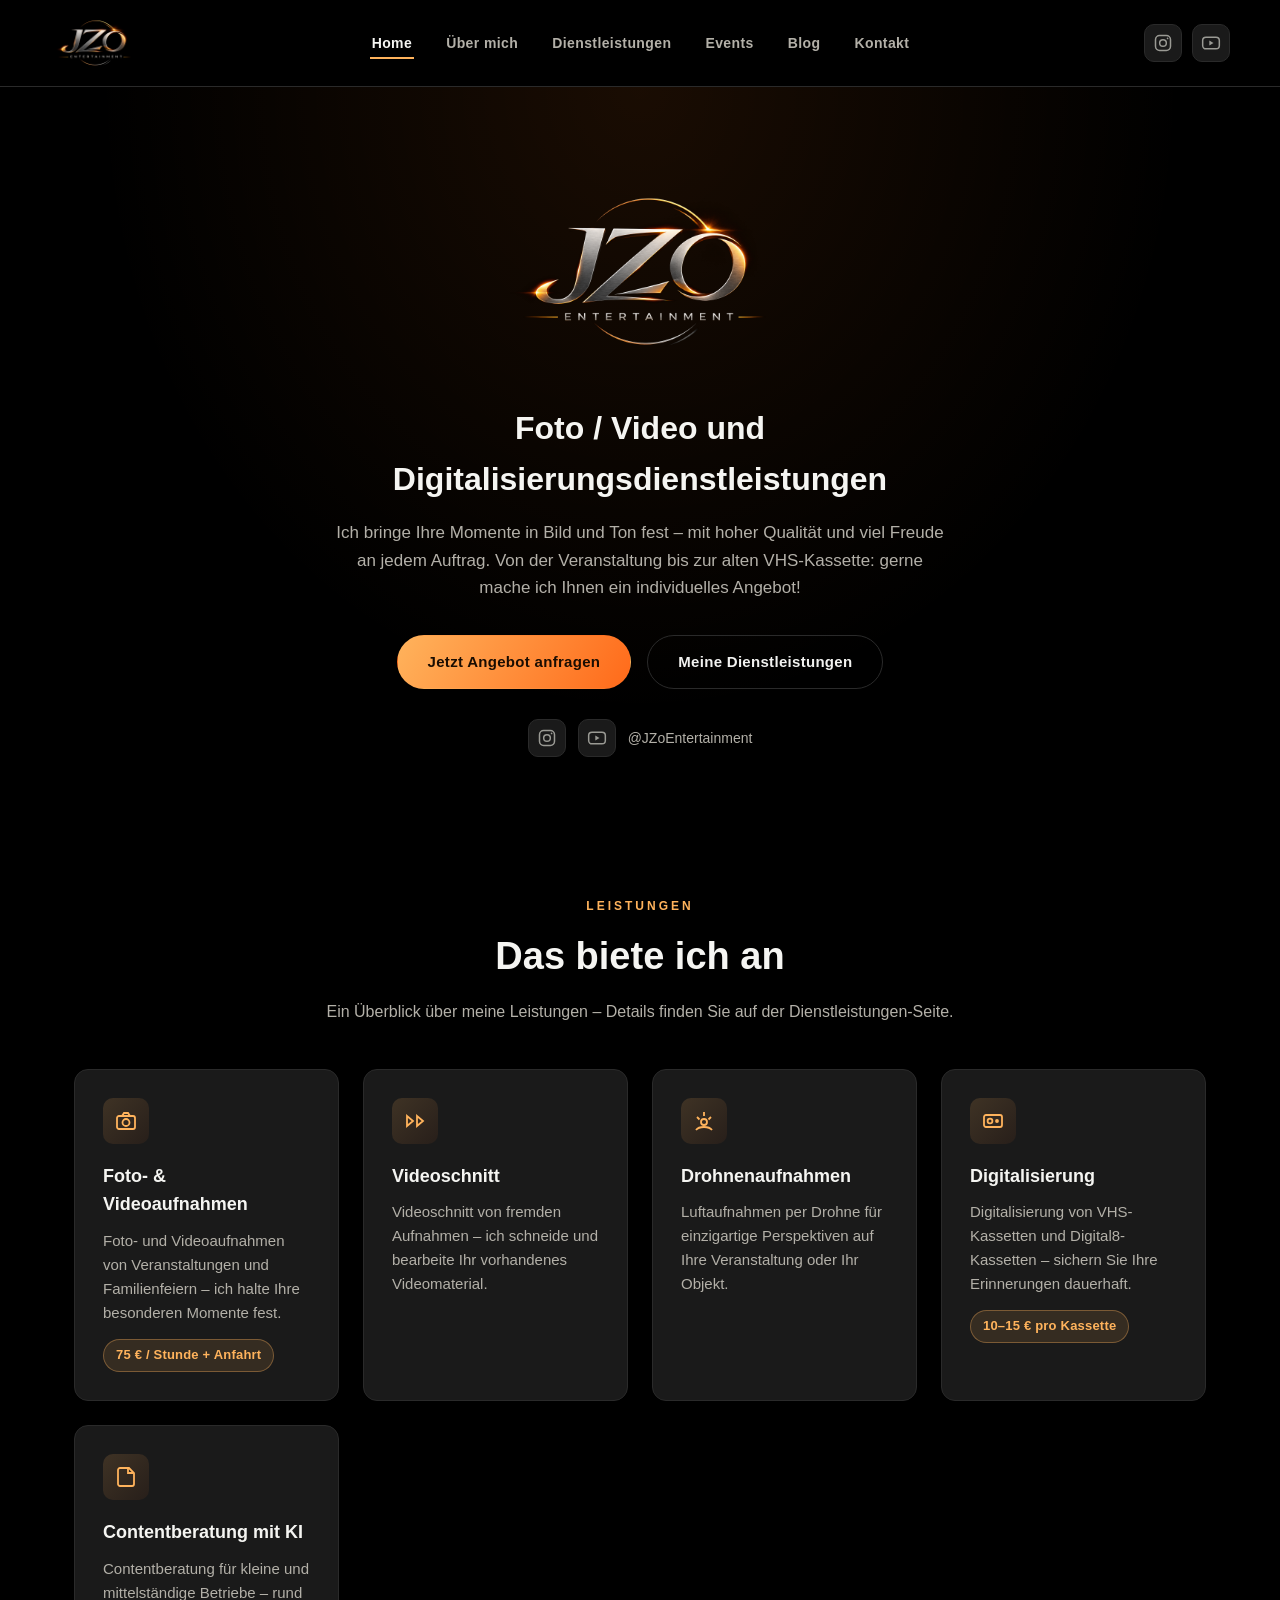
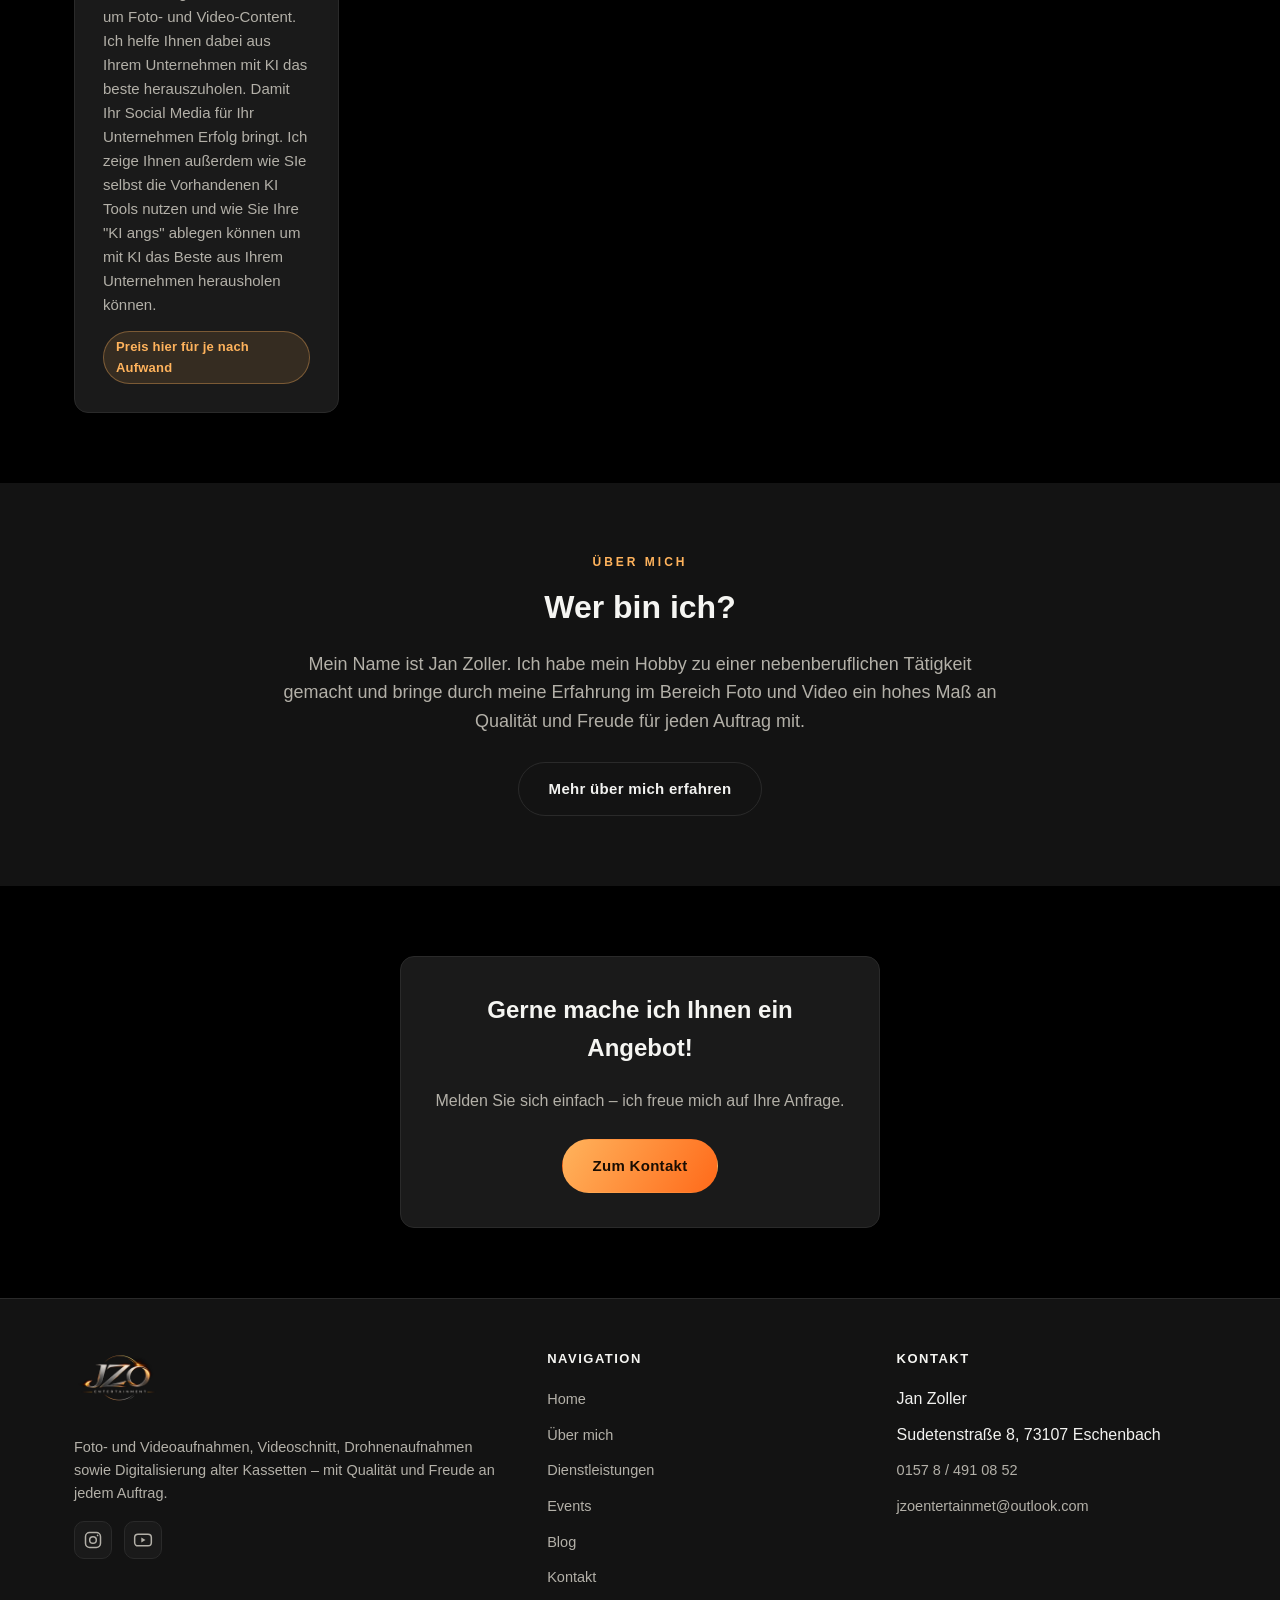
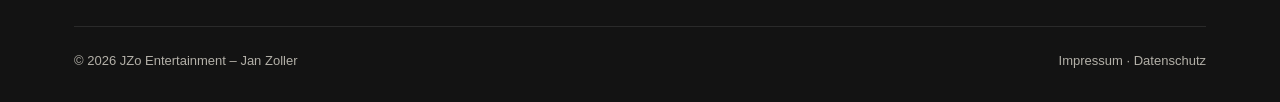
<file: index.html>
<!DOCTYPE html>
<html lang="de">
<head>
<meta charset="UTF-8">
<meta name="viewport" content="width=device-width, initial-scale=1.0">
<title>JZo Entertainment | Foto, Video &amp; Digitalisierung</title>
<meta name="description" content="JZo Entertainment - Jan Zoller aus Eschenbach: Foto- und Videoaufnahmen, Videoschnitt, Drohnenaufnahmen und Digitalisierung von VHS- und Digital8-Kassetten.">
<meta property="og:type" content="website">
<meta property="og:title" content="JZo Entertainment | Foto, Video & Digitalisierung">
<meta property="og:description" content="JZo Entertainment - Jan Zoller aus Eschenbach: Foto- und Videoaufnahmen, Videoschnitt, Drohnenaufnahmen und Digitalisierung von VHS- und Digital8-Kassetten.">
<meta property="og:image" content="https://eschenbach1234567-hub.github.io/JZoEntertainment-/assets/img/og-image.png">
<meta property="og:image:width" content="1200">
<meta property="og:image:height" content="630">
<meta property="og:site_name" content="JZo Entertainment">
<meta property="og:url" content="https://eschenbach1234567-hub.github.io/JZoEntertainment-/">
<meta property="og:locale" content="de_DE">
<meta name="twitter:card" content="summary_large_image">
<link rel="canonical" href="https://eschenbach1234567-hub.github.io/JZoEntertainment-/">
<link rel="icon" href="assets/img/favicon.png" type="image/png">
<link rel="manifest" href="site.webmanifest">
<link rel="apple-touch-icon" href="assets/img/icon-180.png">
<meta name="apple-mobile-web-app-capable" content="yes">
<meta name="apple-mobile-web-app-status-bar-style" content="black-translucent">
<meta name="apple-mobile-web-app-title" content="JZo Entertainment">
<meta name="theme-color" content="#000000">
<link rel="stylesheet" href="assets/css/style.css">
</head>
<body>

<header class="site-header">
  <div class="wrap nav-row">
    <a href="index.html" class="brand">
      <img src="assets/img/logo-transparent.png" alt="JZo Entertainment" class="brand-logo">
    </a>
    <nav class="main-nav">
      <ul>
        <li><a href="index.html" class="active">Home</a></li>
        <li><a href="ueber-mich.html">Über mich</a></li>
        <li><a href="dienstleistungen.html">Dienstleistungen</a></li>
        <li><a href="events.html">Events</a></li>
        <li><a href="blog.html">Blog</a></li>
        <li><a href="kontakt.html">Kontakt</a></li>
      </ul>
    </nav>
    <div style="display:flex;align-items:center;gap:14px;">
      <div class="header-social">
        <a class="social-icon" data-c="ig-href" href="https://www.instagram.com/jzoentertainment/" target="_blank" rel="noopener" aria-label="Instagram">
          <svg viewBox="0 0 24 24" fill="none" stroke="currentColor" stroke-width="1.8"><rect x="3" y="3" width="18" height="18" rx="5"/><circle cx="12" cy="12" r="4"/><circle cx="17.5" cy="6.5" r="1" fill="currentColor" stroke="none"/></svg>
        </a>
        <a class="social-icon" data-c="yt-href" href="https://www.youtube.com/@JZoEntertainment" target="_blank" rel="noopener" aria-label="YouTube">
          <svg viewBox="0 0 24 24" fill="none" stroke="currentColor" stroke-width="1.8"><rect x="2" y="5" width="20" height="14" rx="4"/><path d="M10 9l5 3-5 3V9z" fill="currentColor" stroke="none"/></svg>
        </a>
      </div>
      <button class="nav-toggle" aria-label="Menü öffnen">&#9776;</button>
    </div>
  </div>
</header>

<section class="hero">
  <div class="wrap">
    <div class="brand" style="justify-content:center;align-items:center;margin:0 auto 10px;">
      <img src="assets/img/logo-transparent.png" alt="JZo Entertainment" class="brand-logo large">
    </div>
    <p class="hero-tagline" id="hero-tagline">Foto / Video und Digitalisierungsdienstleistungen</p>
    <p class="hero-text" id="hero-text">
      Ich bringe Ihre Momente in Bild und Ton fest &ndash; mit hoher Qualität und
      viel Freude an jedem Auftrag. Von der Veranstaltung bis zur alten VHS-Kassette:
      gerne mache ich Ihnen ein individuelles Angebot!
    </p>
    <div style="display:flex;gap:16px;justify-content:center;flex-wrap:wrap;">
      <a href="kontakt.html" class="btn btn-primary">Jetzt Angebot anfragen</a>
      <a href="dienstleistungen.html" class="btn btn-outline">Meine Dienstleistungen</a>
    </div>
    <div class="social-row">
      <a class="social-icon" data-c="ig-href" href="https://www.instagram.com/jzoentertainment/" target="_blank" rel="noopener" aria-label="Instagram">
        <svg viewBox="0 0 24 24" fill="none" stroke="currentColor" stroke-width="1.8"><rect x="3" y="3" width="18" height="18" rx="5"/><circle cx="12" cy="12" r="4"/><circle cx="17.5" cy="6.5" r="1" fill="currentColor" stroke="none"/></svg>
      </a>
      <a class="social-icon" data-c="yt-href" href="https://www.youtube.com/@JZoEntertainment" target="_blank" rel="noopener" aria-label="YouTube">
        <svg viewBox="0 0 24 24" fill="none" stroke="currentColor" stroke-width="1.8"><rect x="2" y="5" width="20" height="14" rx="4"/><path d="M10 9l5 3-5 3V9z" fill="currentColor" stroke="none"/></svg>
      </a>
      <span data-c="ig-handle" style="color:var(--text-muted);font-size:14px;">@JZoEntertainment</span>
    </div>
  </div>
</section>

<section class="section">
  <div class="wrap">
    <div class="section-head">
      <span class="eyebrow">Leistungen</span>
      <h2>Das biete ich an</h2>
      <p id="services-intro">Ein Überblick über meine Leistungen &ndash; Details finden Sie auf der Dienstleistungen-Seite.</p>
    </div>
    <div id="services-list" class="grid"></div>
  </div>
</section>

<section class="section section-soft">
  <div class="wrap" style="text-align:center;">
    <span class="eyebrow">Über mich</span>
    <h2 id="about-heading" style="color:var(--silver-1);font-size:clamp(24px,3.5vw,32px);margin:0 0 16px;">Wer bin ich?</h2>
    <p class="lead" id="about-text" style="margin:0 auto 26px;">
      Mein Name ist Jan Zoller. Ich habe mein Hobby zu einer nebenberuflichen
      Tätigkeit gemacht und bringe durch meine Erfahrung im Bereich Foto und
      Video ein hohes Maß an Qualität und Freude für jeden Auftrag mit.
    </p>
    <a href="ueber-mich.html" class="btn btn-outline">Mehr über mich erfahren</a>
  </div>
</section>

<section class="section">
  <div class="wrap contact-box" style="text-align:center;">
    <h2 id="contact-heading" style="margin-top:0;color:var(--silver-1);">Gerne mache ich Ihnen ein Angebot!</h2>
    <p id="contact-text" style="color:var(--text-muted);">Melden Sie sich einfach &ndash; ich freue mich auf Ihre Anfrage.</p>
    <a href="kontakt.html" class="btn btn-primary" style="margin-top:10px;">Zum Kontakt</a>
  </div>
</section>

<footer class="site-footer">
  <div class="wrap">
    <div class="footer-grid">
      <div>
        <div class="brand" style="margin-bottom:14px;">
          <img src="assets/img/logo-transparent.png" alt="JZo Entertainment" class="brand-logo">
        </div>
        <p>Foto- und Videoaufnahmen, Videoschnitt, Drohnenaufnahmen sowie Digitalisierung alter Kassetten &ndash; mit Qualität und Freude an jedem Auftrag.</p>
        <div class="social-row" style="margin-top:16px;">
          <a class="social-icon" data-c="ig-href" href="https://www.instagram.com/jzoentertainment/" target="_blank" rel="noopener" aria-label="Instagram">
            <svg viewBox="0 0 24 24" fill="none" stroke="currentColor" stroke-width="1.8"><rect x="3" y="3" width="18" height="18" rx="5"/><circle cx="12" cy="12" r="4"/><circle cx="17.5" cy="6.5" r="1" fill="currentColor" stroke="none"/></svg>
          </a>
          <a class="social-icon" data-c="yt-href" href="https://www.youtube.com/@JZoEntertainment" target="_blank" rel="noopener" aria-label="YouTube">
            <svg viewBox="0 0 24 24" fill="none" stroke="currentColor" stroke-width="1.8"><rect x="2" y="5" width="20" height="14" rx="4"/><path d="M10 9l5 3-5 3V9z" fill="currentColor" stroke="none"/></svg>
          </a>
        </div>
      </div>
      <div>
        <h4>Navigation</h4>
        <ul>
          <li><a href="index.html">Home</a></li>
          <li><a href="ueber-mich.html">Über mich</a></li>
          <li><a href="dienstleistungen.html">Dienstleistungen</a></li>
          <li><a href="events.html">Events</a></li>
          <li><a href="blog.html">Blog</a></li>
          <li><a href="kontakt.html">Kontakt</a></li>
        </ul>
      </div>
      <div>
        <h4>Kontakt</h4>
        <ul>
          <li data-c="name-text">Jan Zoller</li>
          <li data-c="address-text">Sudetenstraße 8, 73107 Eschenbach</li>
          <li><a data-c="phone-href" href="tel:+4915784910852">0157 8 / 491 08 52</a></li>
          <li><a data-c="email-href" href="mailto:jzoentertainmet@outlook.com">jzoentertainmet@outlook.com</a></li>
        </ul>
      </div>
    </div>
    <div class="footer-bottom">
      <span>&copy; 2026 JZo Entertainment &ndash; Jan Zoller</span>
      <span><a href="impressum.html">Impressum</a> &middot; <a href="datenschutz.html">Datenschutz</a></span>
    </div>
  </div>
</footer>

<script src="assets/js/main.js"></script>

<!-- Faengt Einladungs-/Passwort-Links vom Admin-Bereich ab und zeigt das Passwort-Fenster direkt hier -->
<script src="https://identity.netlify.com/v1/netlify-identity-widget.js"></script>
<script>
  if (window.netlifyIdentity) {
    window.netlifyIdentity.on("init", function (user) {
      if (!user) {
        window.netlifyIdentity.on("login", function () {
          document.location.href = "/admin/";
        });
      }
    });
  }
</script>
</body>
</html>
</file>
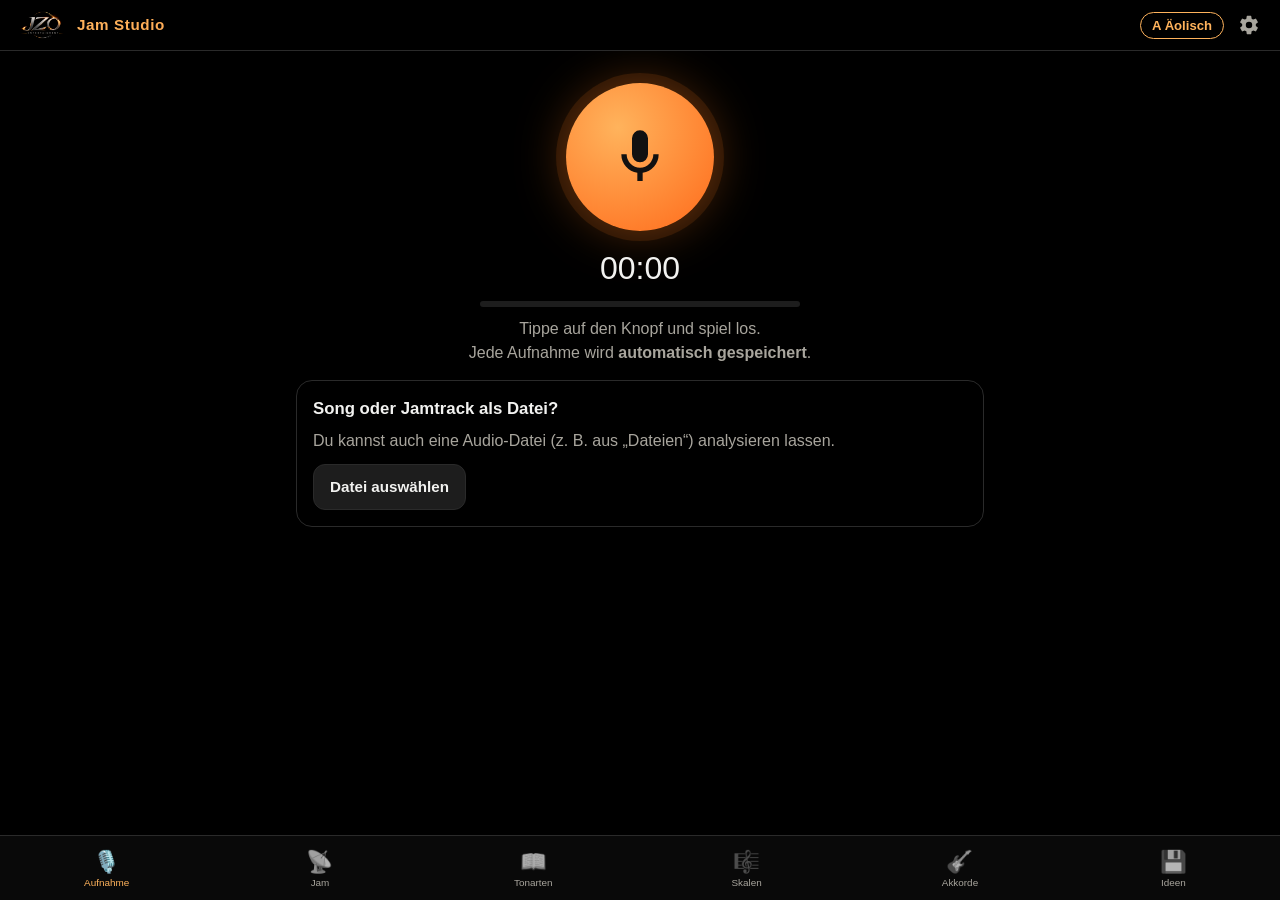
<file: app/index.html>
<!DOCTYPE html>
<html lang="de">
<head>
<meta charset="UTF-8">
<meta name="viewport" content="width=device-width, initial-scale=1.0, viewport-fit=cover">
<title>JZo Jam Studio</title>
<meta name="description" content="Aufnehmen, Tonart und Akkorde erkennen, Skalen als Tabulatur – das persönliche Musik-Notizbuch von JZo Entertainment.">
<meta name="robots" content="noindex">
<link rel="icon" href="img/icon-192.png" type="image/png">
<link rel="manifest" href="manifest.webmanifest">
<link rel="apple-touch-icon" href="img/icon-180.png">
<meta name="apple-mobile-web-app-capable" content="yes">
<meta name="mobile-web-app-capable" content="yes">
<meta name="apple-mobile-web-app-status-bar-style" content="black-translucent">
<meta name="apple-mobile-web-app-title" content="JZo Jam">
<meta name="theme-color" content="#000000">
<link rel="stylesheet" href="css/app.css">
</head>
<body>

<header class="top">
  <img src="../assets/img/logo-transparent.png" alt="JZo Entertainment" class="top-logo">
  <div class="top-title">Jam Studio</div>
  <button class="key-chip" id="key-chip" type="button" title="Aktuelle Tonart"></button>
  <button class="icon-btn" id="settings-btn" type="button" aria-label="Einstellungen">
    <svg viewBox="0 0 24 24" width="22" height="22"><path fill="currentColor" d="M12 15.5A3.5 3.5 0 1 1 12 8.5a3.5 3.5 0 0 1 0 7zm7.43-2.53a7.8 7.8 0 0 0 0-1.94l2.11-1.65a.5.5 0 0 0 .12-.64l-2-3.46a.5.5 0 0 0-.61-.22l-2.49 1a7.3 7.3 0 0 0-1.68-.98l-.38-2.65A.5.5 0 0 0 14 2h-4a.5.5 0 0 0-.5.42l-.38 2.65c-.6.25-1.17.58-1.68.98l-2.49-1a.5.5 0 0 0-.61.22l-2 3.46a.5.5 0 0 0 .12.64l2.11 1.65a7.8 7.8 0 0 0 0 1.94l-2.11 1.65a.5.5 0 0 0-.12.64l2 3.46c.13.22.39.31.61.22l2.49-1c.51.4 1.08.73 1.68.98l.38 2.65c.04.24.25.42.5.42h4c.25 0 .46-.18.5-.42l.38-2.65c.6-.25 1.17-.58 1.68-.98l2.49 1c.22.09.48 0 .61-.22l2-3.46a.5.5 0 0 0-.12-.64l-2.11-1.65z"/></svg>
  </button>
</header>

<main id="main">

  <!-- ============ AUFNAHME ============ -->
  <section class="view active" id="view-record">
    <div class="rec-stage">
      <button class="mic-btn" id="mic-btn" type="button" aria-label="Aufnahme starten">
        <svg class="ico-mic" viewBox="0 0 24 24"><path fill="currentColor" d="M12 14a3 3 0 0 0 3-3V5a3 3 0 0 0-6 0v6a3 3 0 0 0 3 3zm5-3a5 5 0 0 1-10 0H5a7 7 0 0 0 6 6.92V21h2v-3.08A7 7 0 0 0 19 11h-2z"/></svg>
        <span class="ico-stop"></span>
      </button>
      <div class="rec-time" id="rec-time">00:00</div>
      <div class="meter"><div class="meter-fill" id="rec-meter"></div></div>
      <p class="rec-hint" id="rec-hint">Tippe auf den Knopf und spiel los.<br>Jede Aufnahme wird <b>automatisch gespeichert</b>.</p>
      <div class="live-row hidden" id="rec-live">
        <div><span class="lbl">Tonart (vorläufig)</span><b id="rec-live-key">…</b></div>
        <div><span class="lbl">Akkord</span><b id="rec-live-chord">–</b></div>
        <div><span class="lbl">Ton</span><b id="rec-live-note">–</b></div>
      </div>
    </div>
    <div id="rec-result"></div>
    <div class="card subtle">
      <h3>Song oder Jamtrack als Datei?</h3>
      <p class="muted">Du kannst auch eine Audio-Datei (z. B. aus „Dateien“) analysieren lassen.</p>
      <label class="btn ghost file-btn">Datei auswählen
        <input type="file" id="file-input" accept="audio/*,.mp3,.m4a,.wav,.aac,.aiff">
      </label>
    </div>
  </section>

  <!-- ============ JAM (LIVE) ============ -->
  <section class="view" id="view-jam">
    <div class="card">
      <h2>Live-Erkennung</h2>
      <p class="muted">Lass einen Jamtrack laufen (z. B. über Lautsprecher) oder spiel selbst. Die App hört zu und zeigt dir laufend Tonart und Modus.</p>
      <button class="btn big" id="jam-btn" type="button">▶ Zuhören starten</button>
      <div class="meter"><div class="meter-fill" id="jam-meter"></div></div>
    </div>
    <div class="card jam-display">
      <span class="lbl">Tonart / Modus</span>
      <div class="jam-key" id="jam-key">–</div>
      <div class="conf"><div class="conf-fill" id="jam-conf"></div></div>
      <div class="jam-sub" id="jam-info"></div>
      <div class="jam-grid">
        <div><span class="lbl">Akkord</span><b id="jam-chord">–</b></div>
        <div><span class="lbl">Ton</span><b id="jam-note">–</b></div>
      </div>
      <div class="jam-alt" id="jam-alt"></div>
      <div class="btn-row">
        <button class="btn" id="jam-use" type="button" disabled>Skala dazu zeigen</button>
        <button class="btn ghost" id="jam-reset" type="button">Neu starten</button>
      </div>
    </div>
    <div class="card">
      <h3>Verlauf</h3>
      <p class="muted small">Jede erkannte Tonart, sobald sie ein paar Sekunden stabil ist.</p>
      <ol class="history" id="jam-history"><li class="muted">Noch nichts erkannt.</li></ol>
      <button class="btn ghost" id="jam-save" type="button" disabled>Verlauf als Idee speichern</button>
    </div>
  </section>

  <!-- ============ TONARTEN (Übersicht + komplettes Blatt) ============ -->
  <section class="view" id="view-keys">
    <div class="card no-print">
      <h2>Alle Tonarten &amp; Modi</h2>
      <p class="muted small">Modus wählen, dann eine Tonart antippen. Darunter erscheint das komplette Blatt: Tonleiter in allen Lagen, Akkorde mit Griffbildern und passende Chord Progressions.</p>
      <div class="tuning-select" data-scope="global"></div>
      <div class="chips mode-chips" id="keys-modes"></div>
      <div class="keys-list" id="keys-list"></div>
    </div>
    <div id="sheet"></div>
  </section>

  <!-- ============ SKALEN ============ -->
  <section class="view" id="view-scales">
    <div class="card">
      <div class="tuning-select" data-scope="global"></div>
      <div class="key-select" data-scope="scales"></div>
      <p class="scale-info" id="scale-info"></p>
      <div class="scale-notes" id="scale-notes"></div>
    </div>
    <div class="card">
      <h3>Griffbrett</h3>
      <div class="fretboard-wrap"><div id="fretboard"></div></div>
      <p class="muted small">Orange = Grundton. Hervorgehoben = gewählte Lage.</p>
    </div>
    <div class="card">
      <h3>Lagen &amp; Tabulatur</h3>
      <div class="chips" id="positions"></div>
      <pre class="tab" id="scale-tab"></pre>
      <button class="btn" id="scale-play" type="button">▶ Lage anhören</button>
    </div>
  </section>

  <!-- ============ AKKORDE ============ -->
  <section class="view" id="view-chords">
    <div class="card">
      <div class="tuning-select" data-scope="global"></div>
      <div class="key-select" data-scope="chords"></div>
      <div class="seg" id="chord-type">
        <button type="button" data-v="triad" class="on">Dreiklänge</button>
        <button type="button" data-v="seventh">Vierklänge</button>
      </div>
      <p class="muted small" id="chords-from"></p>
      <div class="chord-grid" id="diatonic"></div>
      <p class="muted small">Tippen = anhören · ＋ = zu deiner Progression</p>
    </div>
    <div class="card">
      <h3>Meine Progression</h3>
      <div class="chips prog-build" id="my-prog"></div>
      <div class="tempo-row">
        <label for="prog-bpm">Tempo</label>
        <input type="range" id="prog-bpm" min="50" max="180" step="1" value="90">
        <span id="prog-bpm-val">90 BPM</span>
      </div>
      <div class="btn-row">
        <button class="btn" id="prog-play" type="button">▶ Abspielen</button>
        <button class="btn ghost" id="prog-clear" type="button">Leeren</button>
        <button class="btn ghost" id="prog-save" type="button">💾 Speichern</button>
      </div>
    </div>
    <div class="card">
      <h3>Passende Progressionen</h3>
      <div id="suggestions"></div>
    </div>
  </section>

  <!-- ============ IDEEN ============ -->
  <section class="view" id="view-ideas">
    <h2 class="view-title">Meine Ideen</h2>
    <div id="ideas-list"></div>
    <p class="muted small center" id="storage-info"></p>
  </section>

</main>

<!-- Detail-Ansicht einer Idee -->
<div class="sheet hidden" id="idea-sheet">
  <div class="sheet-head">
    <button class="btn ghost small-btn" id="idea-back" type="button">‹ Zurück</button>
  </div>
  <div class="sheet-body" id="idea-body"></div>
</div>

<!-- Einstellungen -->
<div class="sheet hidden" id="settings-sheet">
  <div class="sheet-head">
    <button class="btn ghost small-btn" id="settings-back" type="button">‹ Zurück</button>
  </div>
  <div class="sheet-body">
    <div class="card">
      <h3>Notennamen</h3>
      <div class="seg" id="naming">
        <button type="button" data-v="intl">B (international)</button>
        <button type="button" data-v="de">H (deutsch)</button>
      </div>
      <p class="muted small">Deutsch: H statt B, und B statt Bb.</p>
    </div>
    <div class="card">
      <h3>Stimmung der Gitarre</h3>
      <div class="tuning-select" data-scope="global"></div>
      <p class="muted small">Gilt für Griffbrett, Tabs und Griffbilder überall in der App.</p>
    </div>
    <div class="card">
      <h3>Aufs iPhone holen</h3>
      <ol class="steps">
        <li>Diese Seite in <b>Safari</b> öffnen.</li>
        <li>Unten auf das <b>Teilen-Symbol</b> (Quadrat mit Pfeil) tippen.</li>
        <li><b>„Zum Home-Bildschirm“</b> wählen → <b>Hinzufügen</b>.</li>
      </ol>
      <p class="muted small">Wichtig: Nutze die App vom Home-Bildschirm aus. Nur dann bleiben deine Ideen sicher dauerhaft gespeichert.</p>
    </div>
    <div class="card">
      <h3>Gut zu wissen</h3>
      <ul class="steps">
        <li>Deine Aufnahmen bleiben <b>nur auf diesem Gerät</b>. Wichtige Ideen über „Teilen“ zusätzlich sichern (z. B. in Dateien oder per Mail an dich).</li>
        <li>Während der Aufnahme die App nicht verlassen – sonst stoppt iOS das Mikrofon.</li>
        <li>Die Erkennung ist eine sehr gute Schätzung, aber keine Garantie. Wenn etwas nicht stimmt: einfach Tonart/Tempo von Hand korrigieren.</li>
      </ul>
      <p class="muted small" id="version-info"></p>
    </div>
  </div>
</div>

<nav class="tabbar" id="tabbar">
  <button type="button" data-view="record" class="on"><span class="t-ico">🎙️</span>Aufnahme</button>
  <button type="button" data-view="jam"><span class="t-ico">📡</span>Jam</button>
  <button type="button" data-view="keys"><span class="t-ico">📖</span>Tonarten</button>
  <button type="button" data-view="scales"><span class="t-ico">🎼</span>Skalen</button>
  <button type="button" data-view="chords"><span class="t-ico">🎸</span>Akkorde</button>
  <button type="button" data-view="ideas"><span class="t-ico">💾</span>Ideen</button>
</nav>

<div class="toast hidden" id="toast"></div>

<script src="js/theory.js"></script>
<script src="js/dsp.js"></script>
<script src="js/storage.js"></script>
<script src="js/app.js"></script>
</body>
</html>
</file>
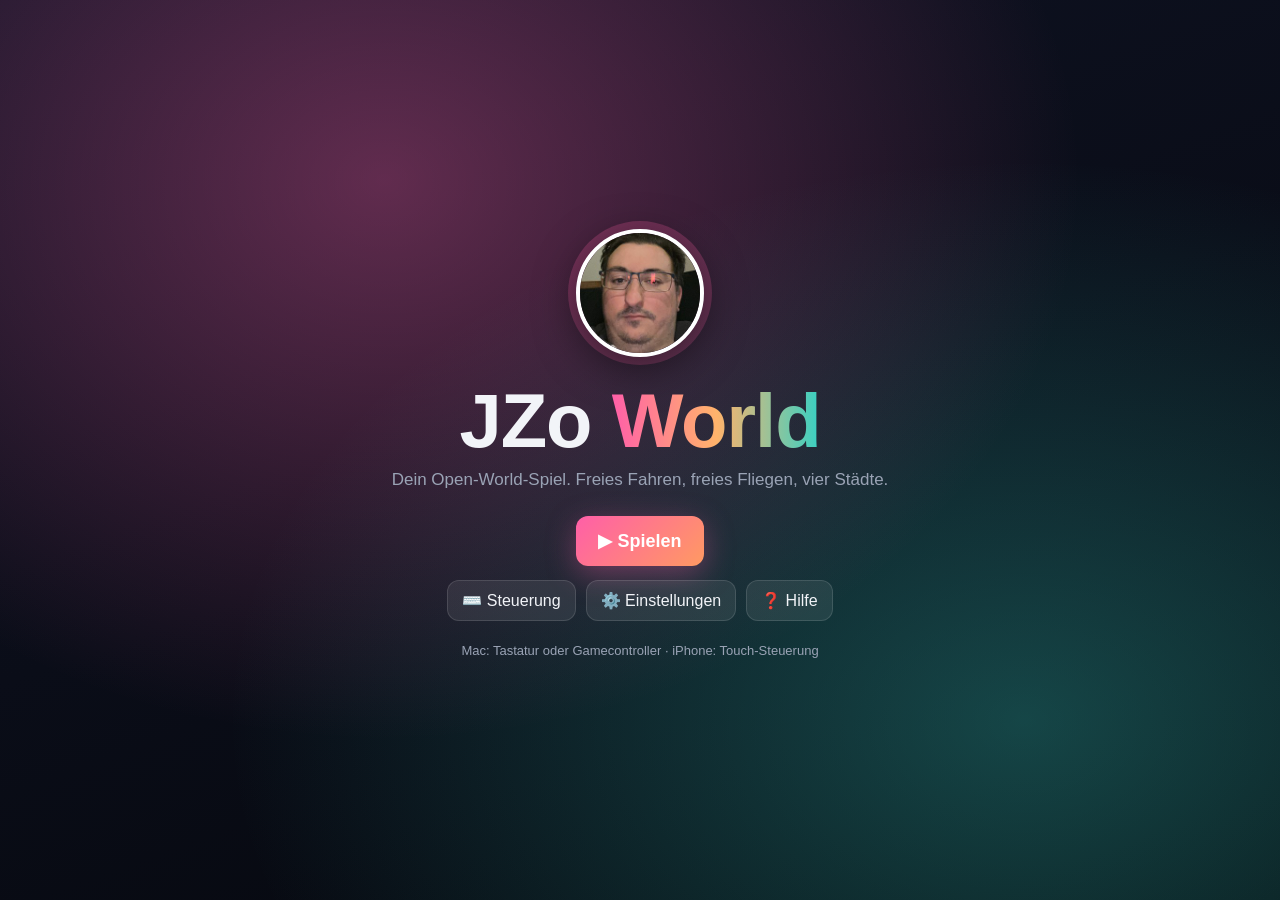
<file: game/index.html>
<!DOCTYPE html>
<html lang="de">
<head>
<meta charset="UTF-8">
<meta name="viewport" content="width=device-width, initial-scale=1.0, maximum-scale=1.0, user-scalable=no, viewport-fit=cover">
<title>JZo World</title>
<meta name="description" content="JZo World – Jans persönliches Open-World-Spiel: Autos fahren, Jets fliegen, vier Städte.">
<meta name="robots" content="noindex">
<link rel="icon" href="img/icon-192.png" type="image/png">
<link rel="manifest" href="manifest.webmanifest">
<link rel="apple-touch-icon" href="img/icon-180.png">
<meta name="apple-mobile-web-app-capable" content="yes">
<meta name="mobile-web-app-capable" content="yes">
<meta name="apple-mobile-web-app-status-bar-style" content="black-translucent">
<meta name="apple-mobile-web-app-title" content="JZo World">
<meta name="theme-color" content="#0b0f17">
<link rel="stylesheet" href="css/game.css">
<script type="importmap">{ "imports": { "three": "./js/vendor/three.module.min.js", "three/addons/": "./js/vendor/" } }</script>
</head>
<body>
<canvas id="c"></canvas>

<!-- Anzeige im Spiel -->
<div id="hud" hidden>
  <div class="who">
    <img src="img/jan-avatar.jpg" alt="">
    <div><b id="h-name">Jan</b><span id="h-world"></span></div>
    <span class="clock" id="h-time"></span>
  </div>
  <div class="topbtns">
    <button type="button" data-tap="garage" title="Fahrzeug holen (V)">🚘</button>
    <button type="button" data-tap="camera" title="Kamera (C)">🎥</button>
    <button type="button" data-tap="map" title="Karte (M)">🗺️</button>
    <button type="button" data-tap="menu" title="Pause (Esc)">⏸</button>
  </div>
  <canvas id="mini" width="360" height="360"></canvas>
  <div id="gauge">
    <div class="g-name" id="g-name"></div>
    <div class="g-speed"><span id="g-spd">0</span><small id="g-unit">km/h</small></div>
    <div class="g-rows" id="g-rows"></div>
    <div class="g-bar" id="g-bar"><i></i></div>
  </div>
  <div id="prompt"></div>
  <div id="warn"></div>
  <div id="toast"></div>
</div>

<div id="touch" hidden>
  <div class="stick"><div class="knob"></div></div>
  <div class="tbtns"></div>
</div>

<!-- Bildschirme -->
<section class="screen" id="s-title">
  <div class="title-card">
    <img class="avatar" src="img/jan-avatar.jpg" alt="Jan">
    <h1>JZo <span>World</span></h1>
    <p class="sub">Dein Open-World-Spiel. Freies Fahren, freies Fliegen, vier Städte.</p>
    <button class="big" id="b-play" type="button">▶ Spielen</button>
    <div class="row">
      <button id="b-keys" type="button">⌨️ Steuerung</button>
      <button id="b-set" type="button">⚙️ Einstellungen</button>
      <button id="b-help" type="button">❓ Hilfe</button>
    </div>
    <p class="fine">Mac: Tastatur oder Gamecontroller · iPhone: Touch-Steuerung</p>
  </div>
</section>

<section class="screen" id="s-worlds">
  <div class="panel wide">
    <header><button class="back" data-back type="button">‹ Zurück</button><h2>Wohin geht's?</h2></header>
    <div class="worlds" id="world-list"></div>
    <label class="check" id="take-wrap" hidden><input type="checkbox" id="take-veh" checked> <span id="take-label">Aktuelles Fahrzeug mitnehmen</span></label>
  </div>
</section>

<section class="screen" id="s-start">
  <div class="panel wide">
    <header><button class="back" data-back type="button">‹ Zurück</button><h2 id="start-title">Wie willst du starten?</h2></header>
    <div class="opts">
      <label>Tageszeit
        <select id="start-time">
          <option value="world">Passend zur Stadt</option>
          <option value="7">Morgen (7 Uhr)</option>
          <option value="13">Mittag (13 Uhr)</option>
          <option value="18.6">Sonnenuntergang</option>
          <option value="22.5">Nacht</option>
        </select>
      </label>
    </div>
    <div class="vgrid" id="start-list"></div>
  </div>
</section>

<section class="screen" id="s-pause">
  <div class="panel">
    <h2>Pause</h2>
    <div class="menu">
      <button class="big" data-act="resume" type="button">▶ Weiterspielen</button>
      <button data-act="garage" type="button">🚘 Fahrzeug holen</button>
      <button data-act="worlds" type="button">🌆 Stadt wechseln</button>
      <button data-act="map" type="button">🗺️ Karte / Schnellreise</button>
      <label class="slider">🕒 Tageszeit <input type="range" id="p-time" min="0" max="24" step="0.1"><span id="p-time-v"></span></label>
      <button data-act="settings" type="button">⚙️ Einstellungen</button>
      <button data-act="keys" type="button">⌨️ Steuerung / Tasten</button>
      <button data-act="help" type="button">❓ Hilfe</button>
      <button data-act="title" type="button">🏠 Hauptmenü</button>
    </div>
  </div>
</section>

<section class="screen" id="s-garage">
  <div class="panel wide">
    <header><button class="back" data-back type="button">‹ Zurück</button><h2>Fahrzeug holen</h2></header>
    <p class="hint">Antippen und auswählen, wo das Fahrzeug hin soll. Du sitzt dann sofort drin.</p>
    <div class="vgrid" id="garage-list"></div>
  </div>
</section>

<section class="screen" id="s-settings">
  <div class="panel">
    <header><button class="back" data-back type="button">‹ Zurück</button><h2>Einstellungen</h2></header>
    <div class="form">
      <label>Dein Name <input id="o-name" maxlength="20"></label>
      <label>Grafik
        <select id="o-quality">
          <option value="auto">Automatisch (empfohlen)</option>
          <option value="ultra">Ultra (nur starker Mac)</option>
          <option value="hoch">Hoch</option>
          <option value="mittel">Mittel</option>
          <option value="niedrig">Niedrig (wenn es ruckelt)</option>
        </select>
      </label>
      <p class="hint" id="o-qnote" hidden>Neue Grafikstufe gilt nach dem Neustart. <button type="button" id="o-reload">Jetzt neu starten</button></p>
      <label class="check"><input type="checkbox" id="o-cycle"> Tageszeit läuft weiter (ein Tag = 24 Minuten)</label>
      <label class="check"><input type="checkbox" id="o-assist"> Flughilfe (Flugzeug richtet sich gerade aus, wenn du loslässt)</label>
      <label class="check"><input type="checkbox" id="o-invert"> Nase hoch/runter umkehren</label>
      <label class="check"><input type="checkbox" id="o-knots"> Flugzeug-Tempo in Knoten statt km/h</label>
      <label class="check"><input type="checkbox" id="o-sound"> Ton an</label>
      <label class="slider">Lautstärke <input type="range" id="o-vol" min="0" max="1" step="0.05"></label>
      <label class="check"><input type="checkbox" id="o-touch"> Touch-Knöpfe immer zeigen</label>
    </div>
  </div>
</section>

<section class="screen" id="s-keys">
  <div class="panel wide">
    <header><button class="back" data-back type="button">‹ Zurück</button><h2>Steuerung &amp; Tasten</h2></header>
    <p class="hint">Auf ein Tasten-Feld klicken und dann die neue Taste drücken. Jede Aktion hat zwei Plätze, z. B. W und Pfeil hoch.</p>
    <div id="keys-list"></div>
    <div class="row"><button type="button" id="k-reset">Alles auf Standard zurücksetzen</button></div>
  </div>
</section>

<section class="screen" id="s-help">
  <div class="panel wide">
    <header><button class="back" data-back type="button">‹ Zurück</button><h2>So spielst du</h2></header>
    <div class="help" id="help-body"></div>
  </div>
</section>

<section class="screen" id="s-map">
  <div class="panel wide mapp">
    <header><button class="back" data-back type="button">‹ Zurück</button><h2>Karte</h2></header>
    <p class="hint">Auf die Karte tippen = Schnellreise dorthin.</p>
    <canvas id="bigmap" width="1024" height="1024"></canvas>
  </div>
</section>

<section class="screen" id="s-loading">
  <div class="loading"><div class="spin"></div><p id="load-text">Welt wird gebaut…</p></div>
</section>

<div id="choice" hidden><div class="panel"><h3 id="ch-title"></h3><div class="menu" id="ch-btns"></div></div></div>
<div id="keycap" hidden><div class="panel"><h3>Neue Taste drücken…</h3><p id="kc-for"></p><div class="row"><button type="button" id="kc-clear">Feld leeren</button><button type="button" id="kc-cancel">Abbrechen</button></div></div></div>
<noscript>Bitte JavaScript aktivieren.</noscript>

<script type="module" src="js/main.js"></script>
<script>
  if ('serviceWorker' in navigator) window.addEventListener('load', function () { navigator.serviceWorker.register('sw.js').catch(function () {}); });
</script>
</body>
</html>
</file>
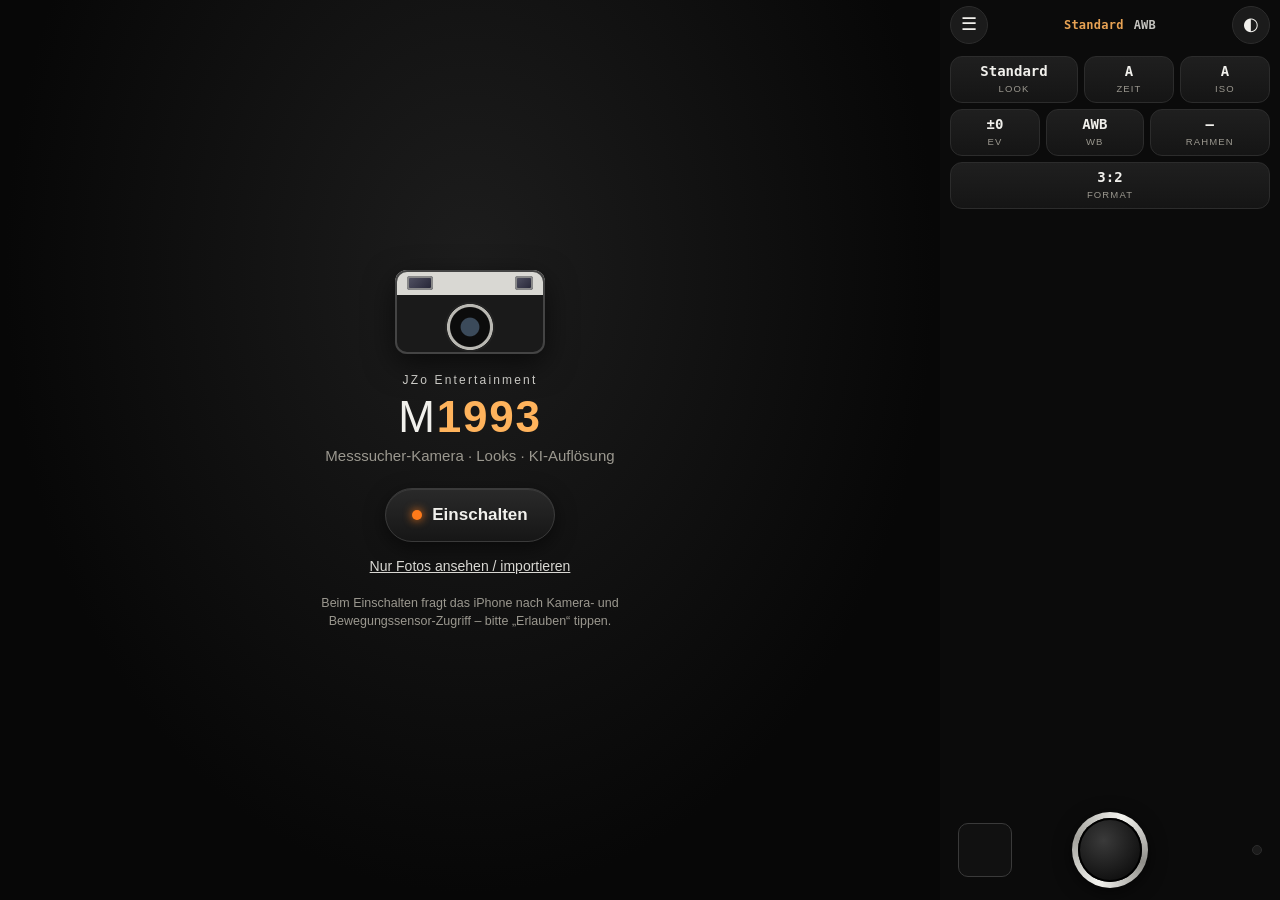
<file: kamera/index.html>
<!DOCTYPE html>
<html lang="de">
<head>
<meta charset="UTF-8">
<meta name="viewport" content="width=device-width, initial-scale=1.0, viewport-fit=cover, user-scalable=no">
<title>JZo Entertainment M1993</title>
<meta name="description" content="M1993 – Messsucher-Kamera mit klassischen Looks und KI-Auflösung. JZo Entertainment.">
<meta name="robots" content="noindex">
<link rel="icon" href="img/icon-192.png" type="image/png">
<link rel="manifest" href="manifest.webmanifest">
<link rel="apple-touch-icon" href="img/icon-180.png">
<meta name="apple-mobile-web-app-capable" content="yes">
<meta name="mobile-web-app-capable" content="yes">
<meta name="apple-mobile-web-app-status-bar-style" content="black-translucent">
<meta name="apple-mobile-web-app-title" content="M1993">
<meta name="theme-color" content="#0b0b0b">
<link rel="stylesheet" href="css/kamera.css">
</head>
<body>

<div class="app" id="app">
  <header class="top">
    <button class="ic" id="menu-btn" type="button" aria-label="Menü">☰</button>
    <div class="status" id="status"></div>
    <button class="ic" id="style-btn" type="button" aria-label="Bildstil anpassen">◐</button>
  </header>

  <main class="finder-wrap" id="finder-wrap">
    <div class="finder" id="finder">
      <canvas id="view"></canvas>
      <canvas id="overlay"></canvas>
      <canvas id="histo" class="histo" width="128" height="48"></canvas>
      <div class="evf" id="evf"></div>
      <div class="countdown" id="countdown"></div>
      <div class="flash" id="flash"></div>
    </div>
    <div class="start" id="start">
      <div class="start-in">
        <div class="cam-ill" aria-hidden="true"><span class="win"></span><span class="lens"></span><span class="win2"></span></div>
        <div class="brand-top">JZo Entertainment</div>
        <h1>M<b>1993</b></h1>
        <p>Messsucher-Kamera · Looks · KI-Auflösung</p>
        <button class="power" id="power-btn" type="button"><span class="pw-dot"></span> Einschalten</button>
        <button class="link" id="start-gal" type="button">Nur Fotos ansehen / importieren</button>
        <p class="small" id="start-msg">Beim Einschalten fragt das iPhone nach Kamera- und Bewegungssensor-Zugriff – bitte „Erlauben“ tippen.</p>
      </div>
    </div>
  </main>

  <section class="picker" id="picker" hidden></section>

  <nav class="dials" id="dials" aria-label="Wählräder"></nav>

  <footer class="controls">
    <button class="thumb" id="gal-btn" type="button" aria-label="Fotos"><img id="gal-thumb" alt=""></button>
    <button class="shutter" id="shutter" type="button" aria-label="Auslösen"><span></span></button>
    <div class="lenses" id="lenses"></div>
  </footer>
</div>

<div class="toast" id="toast" role="status"></div>
<video id="video" playsinline muted autoplay></video>

<script src="js/looks.js"></script>
<script src="js/jpeg.js"></script>
<script src="js/gl.js"></script>
<script src="js/store.js"></script>
<script src="js/ai.js"></script>
<script src="js/app.js"></script>
<script>
if ('serviceWorker' in navigator) window.addEventListener('load', function () { navigator.serviceWorker.register('sw.js').catch(function () {}); });
</script>
</body>
</html>
</file>
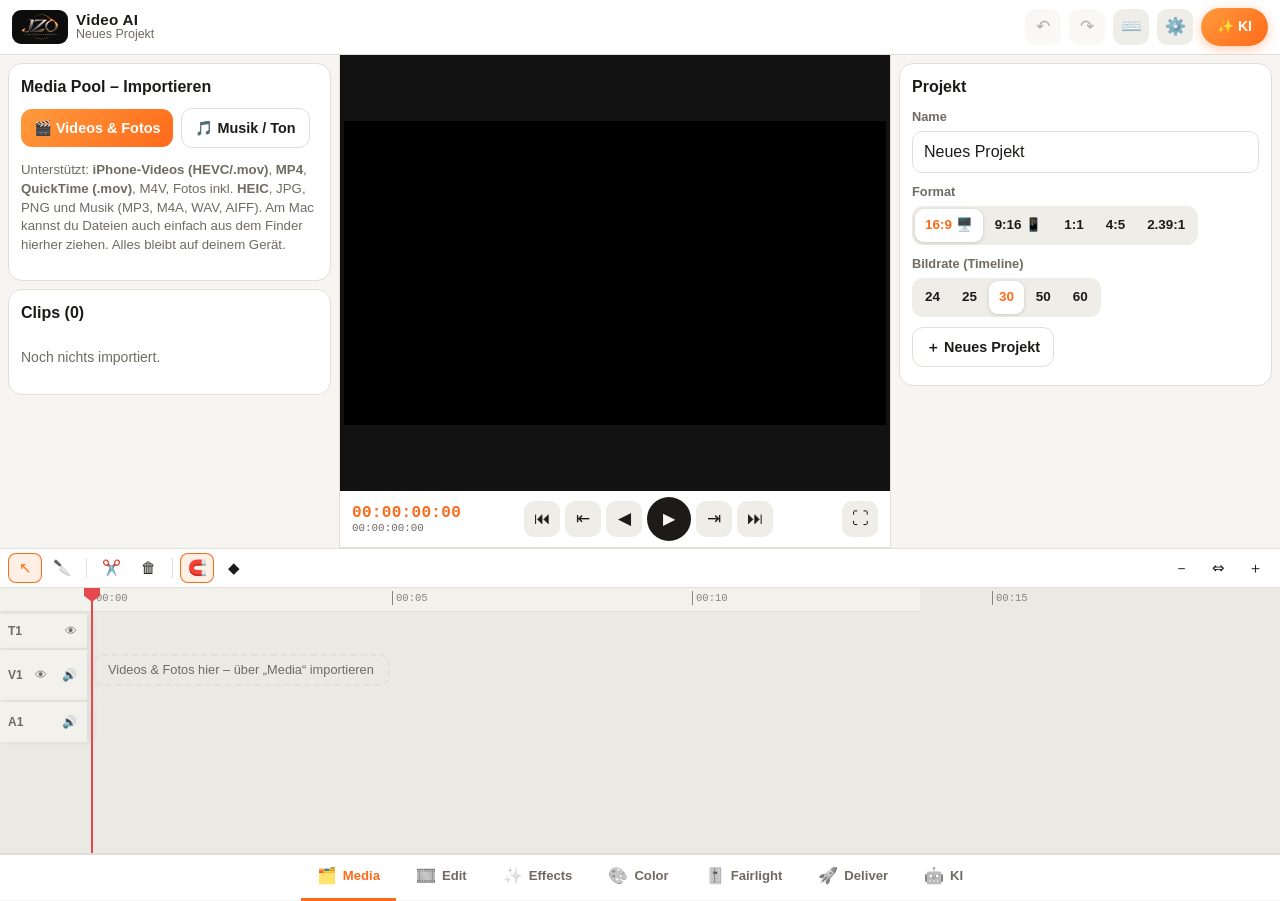
<file: video/index.html>
<!DOCTYPE html>
<html lang="de">
<head>
<meta charset="UTF-8">
<meta name="viewport" content="width=device-width, initial-scale=1.0, viewport-fit=cover">
<title>JZo Video AI</title>
<meta name="description" content="Videoschnitt wie DaVinci Resolve – mit Farbkorrektur, Effekten und KI. JZo Entertainment Video AI.">
<meta name="robots" content="noindex">
<link rel="icon" href="img/icon-192.png" type="image/png">
<link rel="manifest" href="manifest.webmanifest">
<link rel="apple-touch-icon" href="img/icon-180.png">
<meta name="apple-mobile-web-app-capable" content="yes">
<meta name="mobile-web-app-capable" content="yes">
<meta name="apple-mobile-web-app-status-bar-style" content="default">
<meta name="apple-mobile-web-app-title" content="JZo Video AI">
<meta name="theme-color" content="#f6f5f2">
<link rel="stylesheet" href="css/video.css">
</head>
<body data-page="edit">

<header class="top">
  <img src="../assets/img/logo-transparent.png" alt="JZo Entertainment" class="logo">
  <div class="brand"><b>Video AI</b><span id="pj-title">Projekt</span></div>
  <button class="icon-btn" id="undo-btn" type="button" aria-label="Rückgängig" title="Rückgängig (⌘Z)" disabled>↶</button>
  <button class="icon-btn" id="redo-btn" type="button" aria-label="Wiederholen" title="Wiederholen (⇧⌘Z)" disabled>↷</button>
  <button class="icon-btn desk-only" id="keys-btn" type="button" aria-label="Tastenkürzel" title="Tastenkürzel">⌨️</button>
  <button class="icon-btn" id="set-btn" type="button" aria-label="Einstellungen" title="Einstellungen">⚙️</button>
  <button class="ai-btn" id="ai-btn" type="button">✨ KI</button>
</header>

<div class="work">
  <aside class="side" id="left"></aside>

  <section class="viewer">
    <div class="stage"><canvas id="view" width="960" height="540"></canvas></div>
    <div class="transport">
      <span class="tcbox"><span class="time" id="time">00:00:00:00</span><span class="dur" id="dur"></span></span>
      <div class="tp-mid">
        <button class="icon-btn desk-only" id="start-btn" type="button" aria-label="Zum Anfang" title="Zum Anfang (Pos1)">⏮</button>
        <button class="icon-btn" id="prev-btn" type="button" aria-label="Vorheriger Schnitt" title="Vorheriger Schnitt (↑)">⇤</button>
        <button class="icon-btn desk-only" id="rev-btn" type="button" aria-label="Rückwärts" title="Rückwärts (J)">◀</button>
        <button class="play" id="play-btn" type="button" aria-label="Abspielen" title="Abspielen / Stopp (Leertaste)"><span class="i-play">▶</span><span class="i-pause">■</span></button>
        <button class="icon-btn" id="next-btn" type="button" aria-label="Nächster Schnitt" title="Nächster Schnitt (↓)">⇥</button>
        <button class="icon-btn desk-only" id="end-btn" type="button" aria-label="Zum Ende" title="Zum Ende (Ende)">⏭</button>
      </div>
      <span class="rate" id="rate"></span>
      <button class="icon-btn" id="full-btn" type="button" aria-label="Vollbild" title="Vollbild (⌘F)">⛶</button>
    </div>
  </section>

  <aside class="panel" id="panel"></aside>

  <section class="tlbox">
    <div class="tl-tools">
      <button class="tool on" data-tool="select" type="button" title="Auswahl (A)" aria-label="Auswahl-Werkzeug">↖</button>
      <button class="tool" data-tool="blade" type="button" title="Klinge (B)" aria-label="Klingen-Werkzeug">🔪</button>
      <span class="sep"></span>
      <button class="tool" id="split-btn" type="button" title="Am Playhead teilen (⌘B)" aria-label="Teilen">✂️</button>
      <button class="tool" id="del-btn" type="button" title="Löschen (⌫)" aria-label="Löschen">🗑</button>
      <span class="sep"></span>
      <button class="tool on" id="snap-btn" type="button" title="Einrasten (N)" aria-label="Einrasten">🧲</button>
      <button class="tool" id="mark-btn" type="button" title="Marker (M)" aria-label="Marker">◆</button>
      <span class="grow"></span>
      <button class="tool" id="zout-btn" type="button" title="Herauszoomen (⌘−)" aria-label="Timeline verkleinern">－</button>
      <button class="tool" id="fit-btn" type="button" title="Einpassen (⇧Z)" aria-label="Timeline einpassen">⇔</button>
      <button class="tool" id="zin-btn" type="button" title="Hineinzoomen (⌘+)" aria-label="Timeline vergrößern">＋</button>
    </div>
    <div class="tl-wrap">
      <div class="timeline" id="tl"><div class="tl-inner" id="tl-inner"></div></div>
      <div class="playhead"></div>
    </div>
  </section>

  <section class="bottom" id="bottom"></section>
</div>

<nav class="tabbar"></nav>

<div class="exp-overlay hidden" id="exp-overlay">
  <div class="exp-box">
    <b>🚀 Video wird gerendert …</b>
    <p>Bitte Bildschirm anlassen und die App nicht verlassen.</p>
    <div class="bar"><div id="exp-bar"></div></div>
    <button class="btn" id="exp-cancel" type="button">Abbrechen</button>
  </div>
</div>
<div class="modal hidden" id="modal"><div class="modal-box" id="modal-body"></div></div>
<div class="toast" id="toast" role="status" aria-live="polite"></div>
<div class="drop-hint">Dateien loslassen zum Importieren</div>
<div id="media-pool" aria-hidden="true"></div>

<script src="js/library.js"></script>
<script src="js/store.js"></script>
<script src="js/render.js"></script>
<script src="js/ai.js"></script>
<script src="js/app.js"></script>
</body>
</html>
</file>
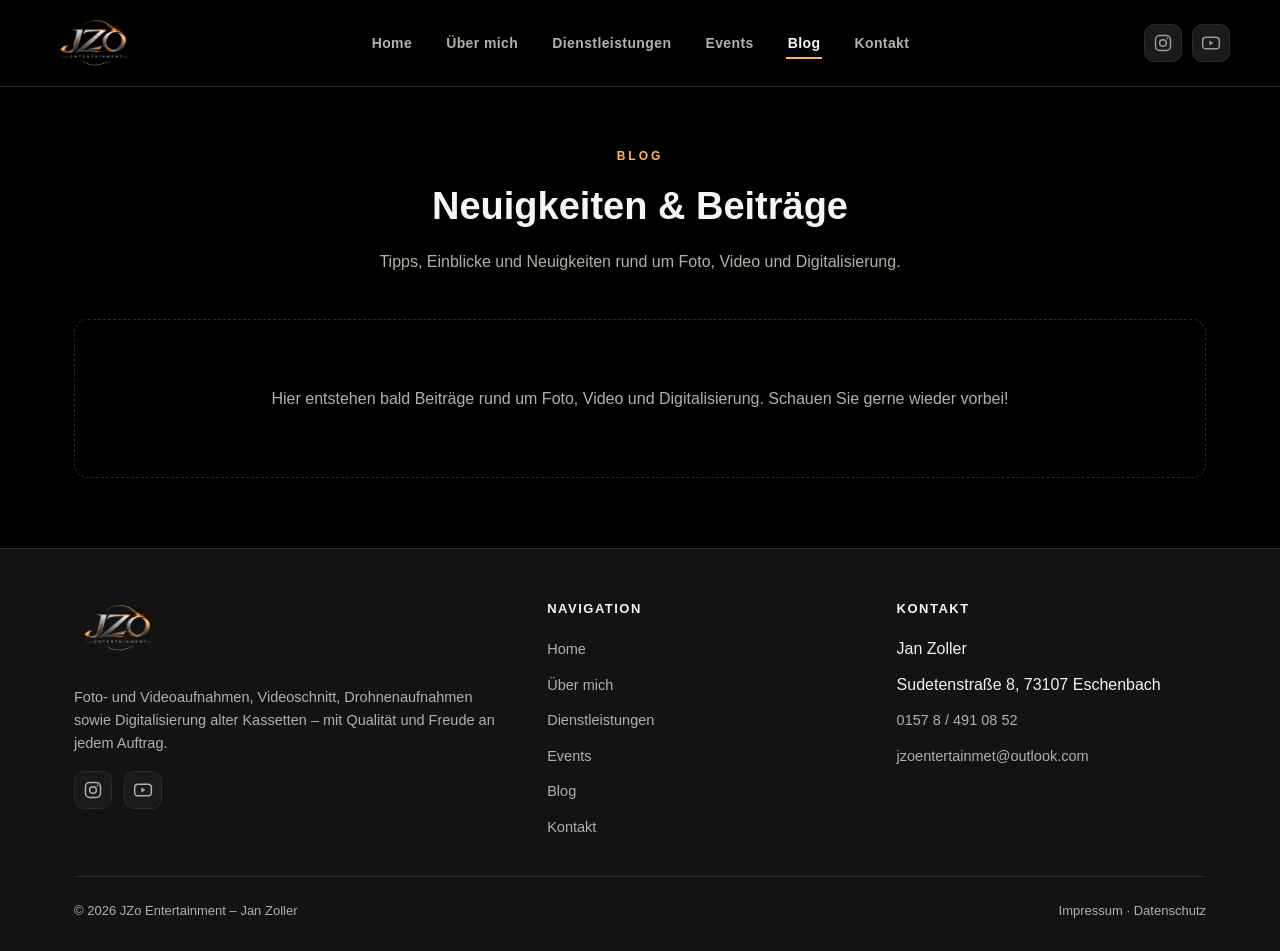
<file: blog.html>
<!DOCTYPE html>
<html lang="de">
<head>
<meta charset="UTF-8">
<meta name="viewport" content="width=device-width, initial-scale=1.0">
<title>Blog | JZo Entertainment</title>
<meta name="description" content="Beiträge rund um Foto, Video und Digitalisierung von JZo Entertainment.">
<meta property="og:type" content="website">
<meta property="og:title" content="Blog | JZo Entertainment">
<meta property="og:description" content="Beiträge rund um Foto, Video und Digitalisierung von JZo Entertainment.">
<meta property="og:image" content="https://eschenbach1234567-hub.github.io/JZoEntertainment-/assets/img/og-image.png">
<meta property="og:image:width" content="1200">
<meta property="og:image:height" content="630">
<meta property="og:site_name" content="JZo Entertainment">
<meta property="og:url" content="https://eschenbach1234567-hub.github.io/JZoEntertainment-/blog.html">
<meta property="og:locale" content="de_DE">
<meta name="twitter:card" content="summary_large_image">
<link rel="canonical" href="https://eschenbach1234567-hub.github.io/JZoEntertainment-/blog.html">
<link rel="icon" href="assets/img/favicon.png" type="image/png">
<link rel="manifest" href="site.webmanifest">
<link rel="apple-touch-icon" href="assets/img/icon-180.png">
<meta name="apple-mobile-web-app-capable" content="yes">
<meta name="apple-mobile-web-app-status-bar-style" content="black-translucent">
<meta name="apple-mobile-web-app-title" content="JZo Entertainment">
<meta name="theme-color" content="#000000">
<link rel="stylesheet" href="assets/css/style.css">
</head>
<body>

<header class="site-header">
  <div class="wrap nav-row">
    <a href="index.html" class="brand">
      <img src="assets/img/logo-transparent.png" alt="JZo Entertainment" class="brand-logo">
    </a>
    <nav class="main-nav">
      <ul>
        <li><a href="index.html">Home</a></li>
        <li><a href="ueber-mich.html">Über mich</a></li>
        <li><a href="dienstleistungen.html">Dienstleistungen</a></li>
        <li><a href="events.html">Events</a></li>
        <li><a href="blog.html" class="active">Blog</a></li>
        <li><a href="kontakt.html">Kontakt</a></li>
      </ul>
    </nav>
    <div style="display:flex;align-items:center;gap:14px;">
      <div class="header-social">
        <a class="social-icon" data-c="ig-href" href="https://www.instagram.com/jzoentertainment/" target="_blank" rel="noopener" aria-label="Instagram">
          <svg viewBox="0 0 24 24" fill="none" stroke="currentColor" stroke-width="1.8"><rect x="3" y="3" width="18" height="18" rx="5"/><circle cx="12" cy="12" r="4"/><circle cx="17.5" cy="6.5" r="1" fill="currentColor" stroke="none"/></svg>
        </a>
        <a class="social-icon" data-c="yt-href" href="https://www.youtube.com/@JZoEntertainment" target="_blank" rel="noopener" aria-label="YouTube">
          <svg viewBox="0 0 24 24" fill="none" stroke="currentColor" stroke-width="1.8"><rect x="2" y="5" width="20" height="14" rx="4"/><path d="M10 9l5 3-5 3V9z" fill="currentColor" stroke="none"/></svg>
        </a>
      </div>
      <button class="nav-toggle" aria-label="Menü öffnen">&#9776;</button>
    </div>
  </div>
</header>

<section class="section" style="padding-top:60px;">
  <div class="wrap">
    <div class="section-head">
      <span class="eyebrow" id="blog-eyebrow">Blog</span>
      <h1 id="blog-heading">Neuigkeiten &amp; Beiträge</h1>
      <p id="blog-intro">Tipps, Einblicke und Neuigkeiten rund um Foto, Video und Digitalisierung.</p>
    </div>
    <div id="blog-list" class="grid"></div>
  </div>
</section>

<footer class="site-footer">
  <div class="wrap">
    <div class="footer-grid">
      <div>
        <div class="brand" style="margin-bottom:14px;">
          <img src="assets/img/logo-transparent.png" alt="JZo Entertainment" class="brand-logo">
        </div>
        <p>Foto- und Videoaufnahmen, Videoschnitt, Drohnenaufnahmen sowie Digitalisierung alter Kassetten &ndash; mit Qualität und Freude an jedem Auftrag.</p>
        <div class="social-row" style="margin-top:16px;">
          <a class="social-icon" data-c="ig-href" href="https://www.instagram.com/jzoentertainment/" target="_blank" rel="noopener" aria-label="Instagram">
            <svg viewBox="0 0 24 24" fill="none" stroke="currentColor" stroke-width="1.8"><rect x="3" y="3" width="18" height="18" rx="5"/><circle cx="12" cy="12" r="4"/><circle cx="17.5" cy="6.5" r="1" fill="currentColor" stroke="none"/></svg>
          </a>
          <a class="social-icon" data-c="yt-href" href="https://www.youtube.com/@JZoEntertainment" target="_blank" rel="noopener" aria-label="YouTube">
            <svg viewBox="0 0 24 24" fill="none" stroke="currentColor" stroke-width="1.8"><rect x="2" y="5" width="20" height="14" rx="4"/><path d="M10 9l5 3-5 3V9z" fill="currentColor" stroke="none"/></svg>
          </a>
        </div>
      </div>
      <div>
        <h4>Navigation</h4>
        <ul>
          <li><a href="index.html">Home</a></li>
          <li><a href="ueber-mich.html">Über mich</a></li>
          <li><a href="dienstleistungen.html">Dienstleistungen</a></li>
          <li><a href="events.html">Events</a></li>
          <li><a href="blog.html">Blog</a></li>
          <li><a href="kontakt.html">Kontakt</a></li>
        </ul>
      </div>
      <div>
        <h4>Kontakt</h4>
        <ul>
          <li data-c="name-text">Jan Zoller</li>
          <li data-c="address-text">Sudetenstraße 8, 73107 Eschenbach</li>
          <li><a data-c="phone-href" href="tel:+4915784910852">0157 8 / 491 08 52</a></li>
          <li><a data-c="email-href" href="mailto:jzoentertainmet@outlook.com">jzoentertainmet@outlook.com</a></li>
        </ul>
      </div>
    </div>
    <div class="footer-bottom">
      <span>&copy; 2026 JZo Entertainment &ndash; Jan Zoller</span>
      <span><a href="impressum.html">Impressum</a> &middot; <a href="datenschutz.html">Datenschutz</a></span>
    </div>
  </div>
</footer>

<script src="assets/js/main.js"></script>
</body>
</html>
</file>
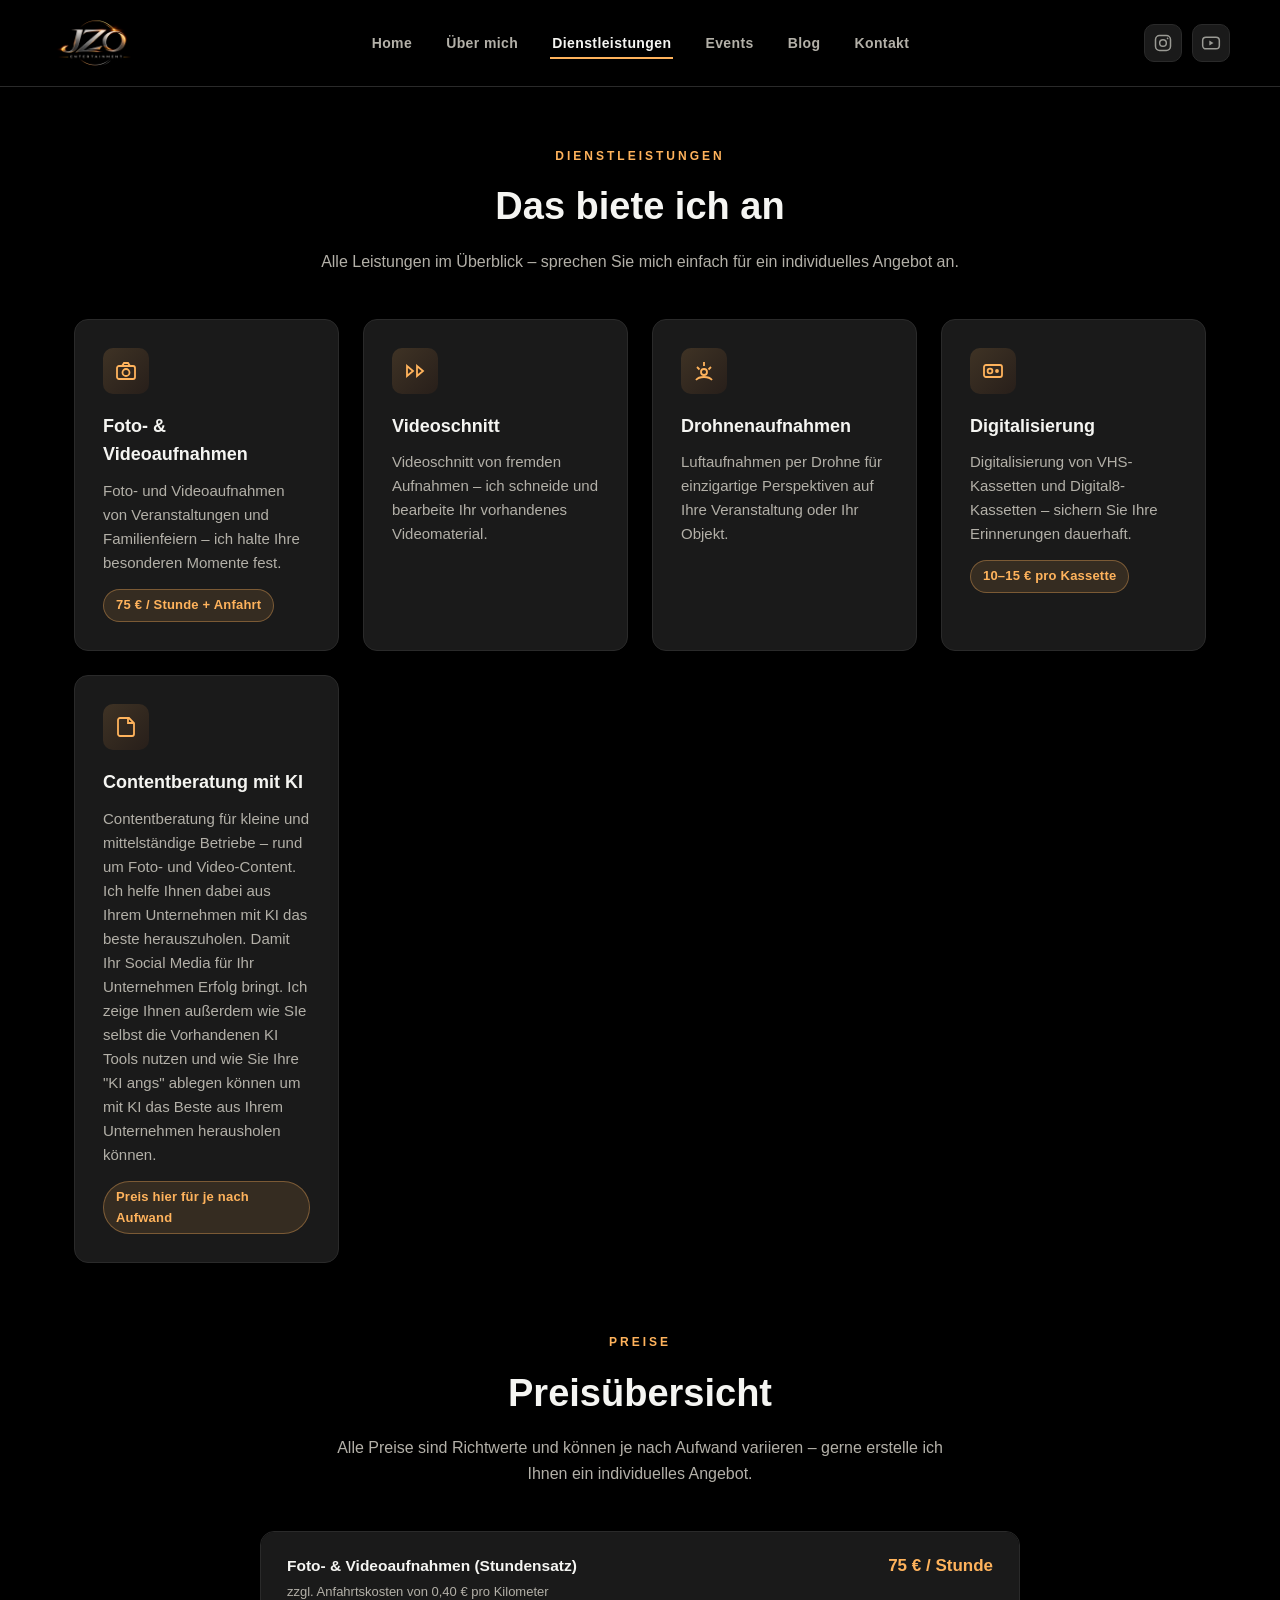
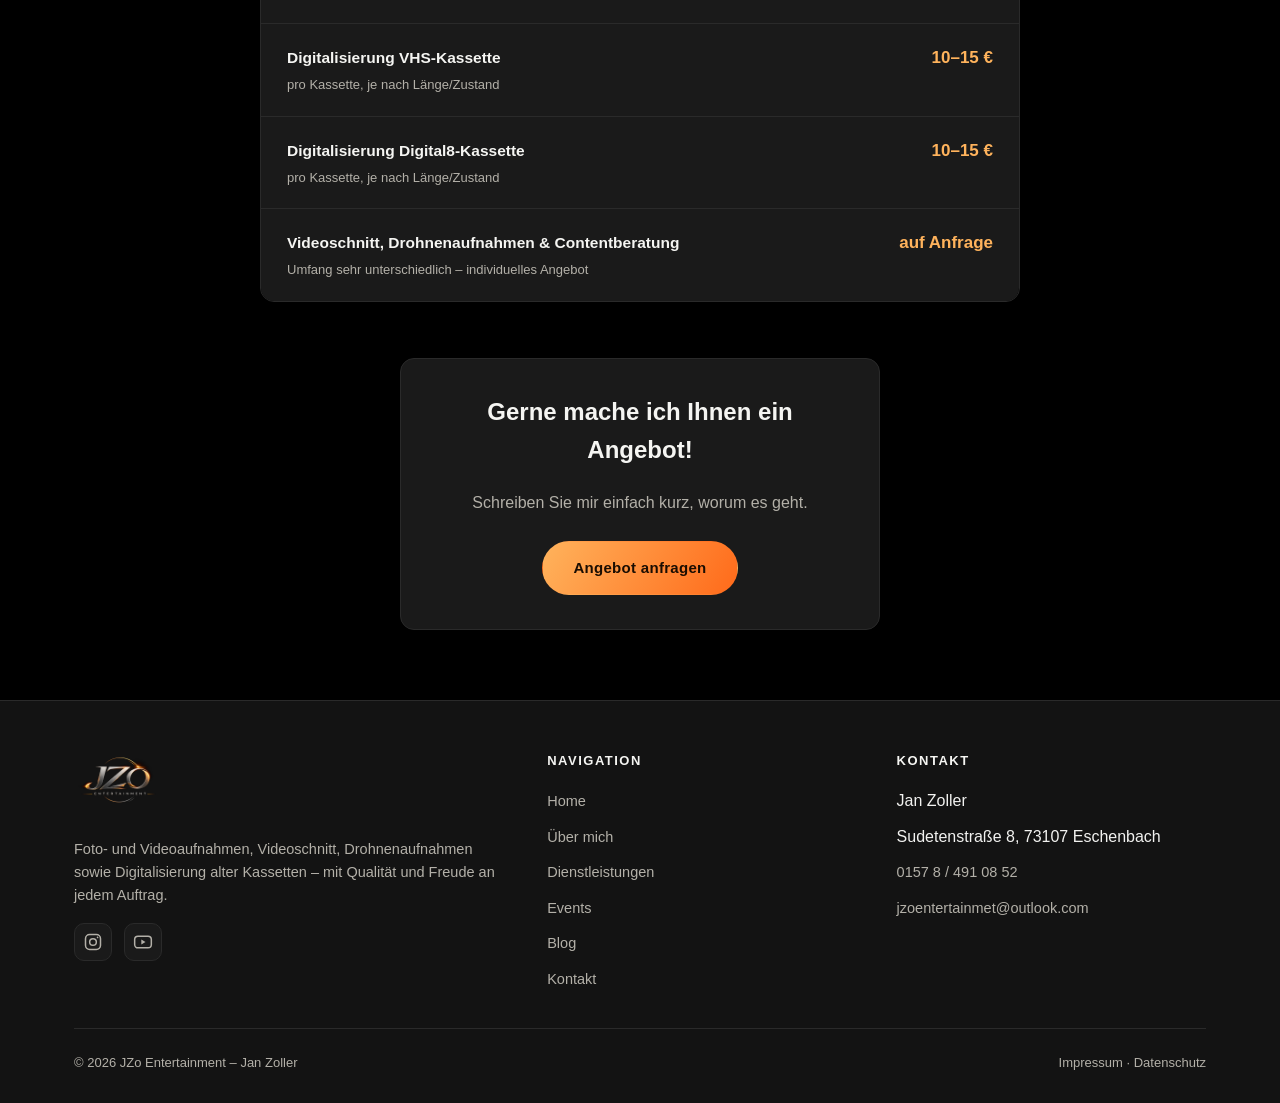
<file: dienstleistungen.html>
<!DOCTYPE html>
<html lang="de">
<head>
<meta charset="UTF-8">
<meta name="viewport" content="width=device-width, initial-scale=1.0">
<title>Dienstleistungen | JZo Entertainment</title>
<meta name="description" content="Foto- und Videoaufnahmen, Videoschnitt, Drohnenaufnahmen, Digitalisierung von VHS- und Digital8-Kassetten sowie Contentberatung von JZo Entertainment.">
<meta property="og:type" content="website">
<meta property="og:title" content="Dienstleistungen | JZo Entertainment">
<meta property="og:description" content="Foto- und Videoaufnahmen, Videoschnitt, Drohnenaufnahmen, Digitalisierung von VHS- und Digital8-Kassetten sowie Contentberatung von JZo Entertainment.">
<meta property="og:image" content="https://eschenbach1234567-hub.github.io/JZoEntertainment-/assets/img/og-image.png">
<meta property="og:image:width" content="1200">
<meta property="og:image:height" content="630">
<meta property="og:site_name" content="JZo Entertainment">
<meta property="og:url" content="https://eschenbach1234567-hub.github.io/JZoEntertainment-/dienstleistungen.html">
<meta property="og:locale" content="de_DE">
<meta name="twitter:card" content="summary_large_image">
<link rel="canonical" href="https://eschenbach1234567-hub.github.io/JZoEntertainment-/dienstleistungen.html">
<link rel="icon" href="assets/img/favicon.png" type="image/png">
<link rel="manifest" href="site.webmanifest">
<link rel="apple-touch-icon" href="assets/img/icon-180.png">
<meta name="apple-mobile-web-app-capable" content="yes">
<meta name="apple-mobile-web-app-status-bar-style" content="black-translucent">
<meta name="apple-mobile-web-app-title" content="JZo Entertainment">
<meta name="theme-color" content="#000000">
<link rel="stylesheet" href="assets/css/style.css">
</head>
<body>

<header class="site-header">
  <div class="wrap nav-row">
    <a href="index.html" class="brand">
      <img src="assets/img/logo-transparent.png" alt="JZo Entertainment" class="brand-logo">
    </a>
    <nav class="main-nav">
      <ul>
        <li><a href="index.html">Home</a></li>
        <li><a href="ueber-mich.html">Über mich</a></li>
        <li><a href="dienstleistungen.html" class="active">Dienstleistungen</a></li>
        <li><a href="events.html">Events</a></li>
        <li><a href="blog.html">Blog</a></li>
        <li><a href="kontakt.html">Kontakt</a></li>
      </ul>
    </nav>
    <div style="display:flex;align-items:center;gap:14px;">
      <div class="header-social">
        <a class="social-icon" data-c="ig-href" href="https://www.instagram.com/jzoentertainment/" target="_blank" rel="noopener" aria-label="Instagram">
          <svg viewBox="0 0 24 24" fill="none" stroke="currentColor" stroke-width="1.8"><rect x="3" y="3" width="18" height="18" rx="5"/><circle cx="12" cy="12" r="4"/><circle cx="17.5" cy="6.5" r="1" fill="currentColor" stroke="none"/></svg>
        </a>
        <a class="social-icon" data-c="yt-href" href="https://www.youtube.com/@JZoEntertainment" target="_blank" rel="noopener" aria-label="YouTube">
          <svg viewBox="0 0 24 24" fill="none" stroke="currentColor" stroke-width="1.8"><rect x="2" y="5" width="20" height="14" rx="4"/><path d="M10 9l5 3-5 3V9z" fill="currentColor" stroke="none"/></svg>
        </a>
      </div>
      <button class="nav-toggle" aria-label="Menü öffnen">&#9776;</button>
    </div>
  </div>
</header>

<section class="section" style="padding-top:60px;">
  <div class="wrap">
    <div class="section-head">
      <span class="eyebrow" id="dienst-eyebrow">Dienstleistungen</span>
      <h1 id="dienst-heading">Das biete ich an</h1>
      <p id="dienst-intro">Alle Leistungen im Überblick &ndash; sprechen Sie mich einfach für ein individuelles Angebot an.</p>
    </div>

    <div id="services-list" class="grid"></div>

    <div class="section-head" style="margin-top:70px;">
      <span class="eyebrow" id="prices-eyebrow">Preise</span>
      <h2 id="prices-heading">Preisübersicht</h2>
      <p id="prices-intro">Alle Preise sind Richtwerte und können je nach Aufwand variieren &ndash; gerne erstelle ich Ihnen ein individuelles Angebot.</p>
    </div>

    <div class="price-list">
      <div class="price-row">
        <span class="price-what">Foto- &amp; Videoaufnahmen (Stundensatz)
          <span class="price-note" id="price-hourly-note">zzgl. Anfahrtskosten von 0,40 € pro Kilometer</span>
        </span>
        <span class="price-amount" id="price-hourly-amount">75 € / Stunde</span>
      </div>
      <div class="price-row">
        <span class="price-what">Digitalisierung VHS-Kassette
          <span class="price-note" id="price-vhs-note">pro Kassette, je nach Länge/Zustand</span>
        </span>
        <span class="price-amount" id="price-vhs-amount">10&ndash;15 €</span>
      </div>
      <div class="price-row">
        <span class="price-what">Digitalisierung Digital8-Kassette
          <span class="price-note" id="price-digital8-note">pro Kassette, je nach Länge/Zustand</span>
        </span>
        <span class="price-amount" id="price-digital8-amount">10&ndash;15 €</span>
      </div>
      <div class="price-row">
        <span class="price-what">Videoschnitt, Drohnenaufnahmen &amp; Contentberatung
          <span class="price-note" id="price-other-note">Umfang sehr unterschiedlich &ndash; individuelles Angebot</span>
        </span>
        <span class="price-amount" id="price-other-amount">auf Anfrage</span>
      </div>
    </div>

    <div class="contact-box" style="text-align:center;margin-top:56px;">
      <h2 id="cta-heading" style="margin-top:0;color:var(--silver-1);">Gerne mache ich Ihnen ein Angebot!</h2>
      <p id="cta-text" style="color:var(--text-muted);">Schreiben Sie mir einfach kurz, worum es geht.</p>
      <a href="kontakt.html" class="btn btn-primary" style="margin-top:10px;">Angebot anfragen</a>
    </div>
  </div>
</section>

<footer class="site-footer">
  <div class="wrap">
    <div class="footer-grid">
      <div>
        <div class="brand" style="margin-bottom:14px;">
          <img src="assets/img/logo-transparent.png" alt="JZo Entertainment" class="brand-logo">
        </div>
        <p>Foto- und Videoaufnahmen, Videoschnitt, Drohnenaufnahmen sowie Digitalisierung alter Kassetten &ndash; mit Qualität und Freude an jedem Auftrag.</p>
        <div class="social-row" style="margin-top:16px;">
          <a class="social-icon" data-c="ig-href" href="https://www.instagram.com/jzoentertainment/" target="_blank" rel="noopener" aria-label="Instagram">
            <svg viewBox="0 0 24 24" fill="none" stroke="currentColor" stroke-width="1.8"><rect x="3" y="3" width="18" height="18" rx="5"/><circle cx="12" cy="12" r="4"/><circle cx="17.5" cy="6.5" r="1" fill="currentColor" stroke="none"/></svg>
          </a>
          <a class="social-icon" data-c="yt-href" href="https://www.youtube.com/@JZoEntertainment" target="_blank" rel="noopener" aria-label="YouTube">
            <svg viewBox="0 0 24 24" fill="none" stroke="currentColor" stroke-width="1.8"><rect x="2" y="5" width="20" height="14" rx="4"/><path d="M10 9l5 3-5 3V9z" fill="currentColor" stroke="none"/></svg>
          </a>
        </div>
      </div>
      <div>
        <h4>Navigation</h4>
        <ul>
          <li><a href="index.html">Home</a></li>
          <li><a href="ueber-mich.html">Über mich</a></li>
          <li><a href="dienstleistungen.html">Dienstleistungen</a></li>
          <li><a href="events.html">Events</a></li>
          <li><a href="blog.html">Blog</a></li>
          <li><a href="kontakt.html">Kontakt</a></li>
        </ul>
      </div>
      <div>
        <h4>Kontakt</h4>
        <ul>
          <li data-c="name-text">Jan Zoller</li>
          <li data-c="address-text">Sudetenstraße 8, 73107 Eschenbach</li>
          <li><a data-c="phone-href" href="tel:+4915784910852">0157 8 / 491 08 52</a></li>
          <li><a data-c="email-href" href="mailto:jzoentertainmet@outlook.com">jzoentertainmet@outlook.com</a></li>
        </ul>
      </div>
    </div>
    <div class="footer-bottom">
      <span>&copy; 2026 JZo Entertainment &ndash; Jan Zoller</span>
      <span><a href="impressum.html">Impressum</a> &middot; <a href="datenschutz.html">Datenschutz</a></span>
    </div>
  </div>
</footer>

<script src="assets/js/main.js"></script>
</body>
</html>
</file>
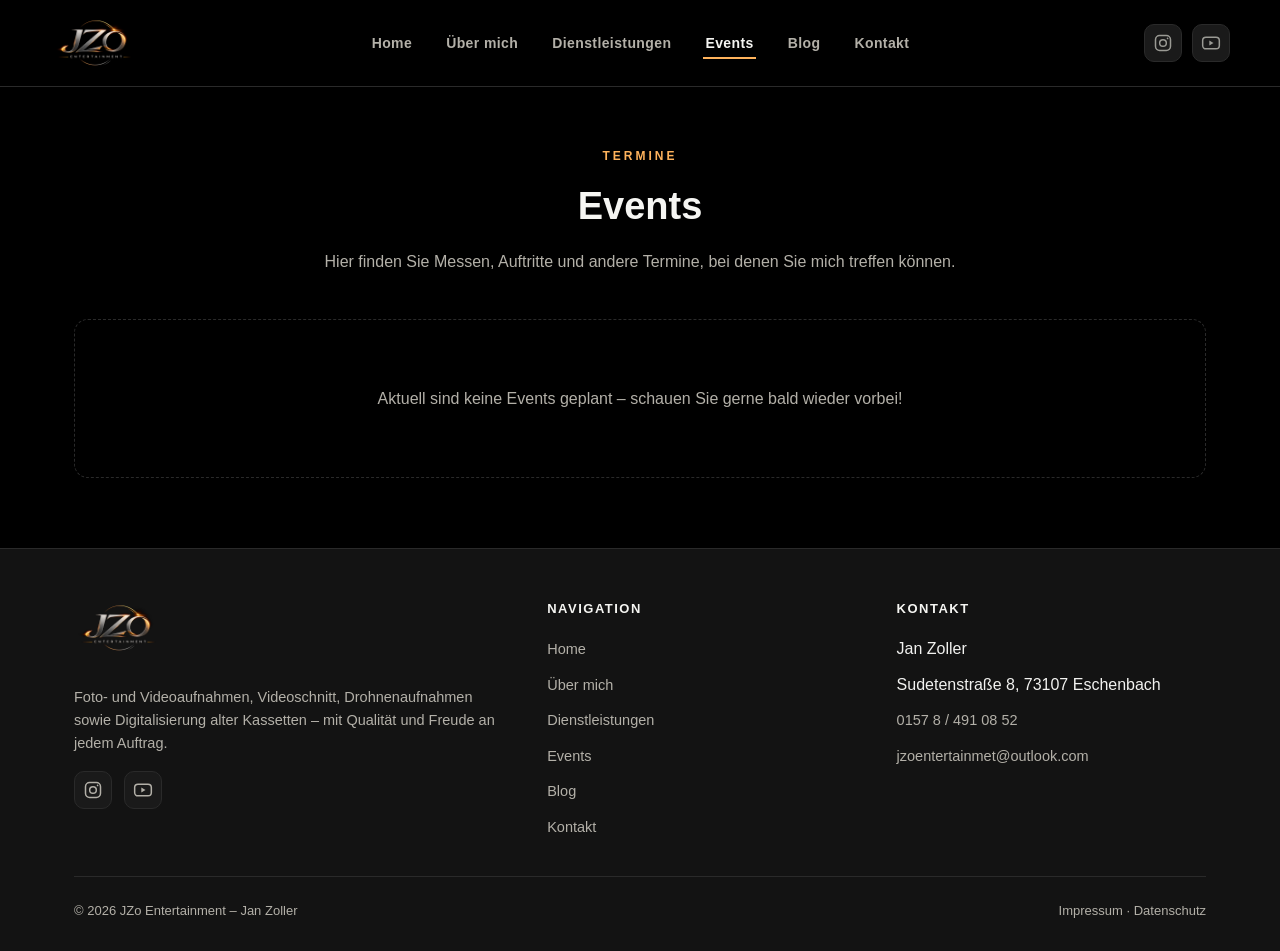
<file: events.html>
<!DOCTYPE html>
<html lang="de">
<head>
<meta charset="UTF-8">
<meta name="viewport" content="width=device-width, initial-scale=1.0">
<title>Events | JZo Entertainment</title>
<meta name="description" content="Aktuelle Termine und Events von JZo Entertainment.">
<meta property="og:type" content="website">
<meta property="og:title" content="Events | JZo Entertainment">
<meta property="og:description" content="Aktuelle Termine und Events von JZo Entertainment.">
<meta property="og:image" content="https://eschenbach1234567-hub.github.io/JZoEntertainment-/assets/img/og-image.png">
<meta property="og:image:width" content="1200">
<meta property="og:image:height" content="630">
<meta property="og:site_name" content="JZo Entertainment">
<meta property="og:url" content="https://eschenbach1234567-hub.github.io/JZoEntertainment-/events.html">
<meta property="og:locale" content="de_DE">
<meta name="twitter:card" content="summary_large_image">
<link rel="canonical" href="https://eschenbach1234567-hub.github.io/JZoEntertainment-/events.html">
<link rel="icon" href="assets/img/favicon.png" type="image/png">
<link rel="manifest" href="site.webmanifest">
<link rel="apple-touch-icon" href="assets/img/icon-180.png">
<meta name="apple-mobile-web-app-capable" content="yes">
<meta name="apple-mobile-web-app-status-bar-style" content="black-translucent">
<meta name="apple-mobile-web-app-title" content="JZo Entertainment">
<meta name="theme-color" content="#000000">
<link rel="stylesheet" href="assets/css/style.css">
</head>
<body>

<header class="site-header">
  <div class="wrap nav-row">
    <a href="index.html" class="brand">
      <img src="assets/img/logo-transparent.png" alt="JZo Entertainment" class="brand-logo">
    </a>
    <nav class="main-nav">
      <ul>
        <li><a href="index.html">Home</a></li>
        <li><a href="ueber-mich.html">Über mich</a></li>
        <li><a href="dienstleistungen.html">Dienstleistungen</a></li>
        <li><a href="events.html" class="active">Events</a></li>
        <li><a href="blog.html">Blog</a></li>
        <li><a href="kontakt.html">Kontakt</a></li>
      </ul>
    </nav>
    <div style="display:flex;align-items:center;gap:14px;">
      <div class="header-social">
        <a class="social-icon" data-c="ig-href" href="https://www.instagram.com/jzoentertainment/" target="_blank" rel="noopener" aria-label="Instagram">
          <svg viewBox="0 0 24 24" fill="none" stroke="currentColor" stroke-width="1.8"><rect x="3" y="3" width="18" height="18" rx="5"/><circle cx="12" cy="12" r="4"/><circle cx="17.5" cy="6.5" r="1" fill="currentColor" stroke="none"/></svg>
        </a>
        <a class="social-icon" data-c="yt-href" href="https://www.youtube.com/@JZoEntertainment" target="_blank" rel="noopener" aria-label="YouTube">
          <svg viewBox="0 0 24 24" fill="none" stroke="currentColor" stroke-width="1.8"><rect x="2" y="5" width="20" height="14" rx="4"/><path d="M10 9l5 3-5 3V9z" fill="currentColor" stroke="none"/></svg>
        </a>
      </div>
      <button class="nav-toggle" aria-label="Menü öffnen">&#9776;</button>
    </div>
  </div>
</header>

<section class="section" style="padding-top:60px;">
  <div class="wrap">
    <div class="section-head">
      <span class="eyebrow" id="events-eyebrow">Termine</span>
      <h1 id="events-heading">Events</h1>
      <p id="events-intro">Hier finden Sie Messen, Auftritte und andere Termine, bei denen Sie mich treffen können.</p>
    </div>
    <div id="events-list" class="grid"></div>
  </div>
</section>

<footer class="site-footer">
  <div class="wrap">
    <div class="footer-grid">
      <div>
        <div class="brand" style="margin-bottom:14px;">
          <img src="assets/img/logo-transparent.png" alt="JZo Entertainment" class="brand-logo">
        </div>
        <p>Foto- und Videoaufnahmen, Videoschnitt, Drohnenaufnahmen sowie Digitalisierung alter Kassetten &ndash; mit Qualität und Freude an jedem Auftrag.</p>
        <div class="social-row" style="margin-top:16px;">
          <a class="social-icon" data-c="ig-href" href="https://www.instagram.com/jzoentertainment/" target="_blank" rel="noopener" aria-label="Instagram">
            <svg viewBox="0 0 24 24" fill="none" stroke="currentColor" stroke-width="1.8"><rect x="3" y="3" width="18" height="18" rx="5"/><circle cx="12" cy="12" r="4"/><circle cx="17.5" cy="6.5" r="1" fill="currentColor" stroke="none"/></svg>
          </a>
          <a class="social-icon" data-c="yt-href" href="https://www.youtube.com/@JZoEntertainment" target="_blank" rel="noopener" aria-label="YouTube">
            <svg viewBox="0 0 24 24" fill="none" stroke="currentColor" stroke-width="1.8"><rect x="2" y="5" width="20" height="14" rx="4"/><path d="M10 9l5 3-5 3V9z" fill="currentColor" stroke="none"/></svg>
          </a>
        </div>
      </div>
      <div>
        <h4>Navigation</h4>
        <ul>
          <li><a href="index.html">Home</a></li>
          <li><a href="ueber-mich.html">Über mich</a></li>
          <li><a href="dienstleistungen.html">Dienstleistungen</a></li>
          <li><a href="events.html">Events</a></li>
          <li><a href="blog.html">Blog</a></li>
          <li><a href="kontakt.html">Kontakt</a></li>
        </ul>
      </div>
      <div>
        <h4>Kontakt</h4>
        <ul>
          <li data-c="name-text">Jan Zoller</li>
          <li data-c="address-text">Sudetenstraße 8, 73107 Eschenbach</li>
          <li><a data-c="phone-href" href="tel:+4915784910852">0157 8 / 491 08 52</a></li>
          <li><a data-c="email-href" href="mailto:jzoentertainmet@outlook.com">jzoentertainmet@outlook.com</a></li>
        </ul>
      </div>
    </div>
    <div class="footer-bottom">
      <span>&copy; 2026 JZo Entertainment &ndash; Jan Zoller</span>
      <span><a href="impressum.html">Impressum</a> &middot; <a href="datenschutz.html">Datenschutz</a></span>
    </div>
  </div>
</footer>

<script src="assets/js/main.js"></script>
</body>
</html>
</file>
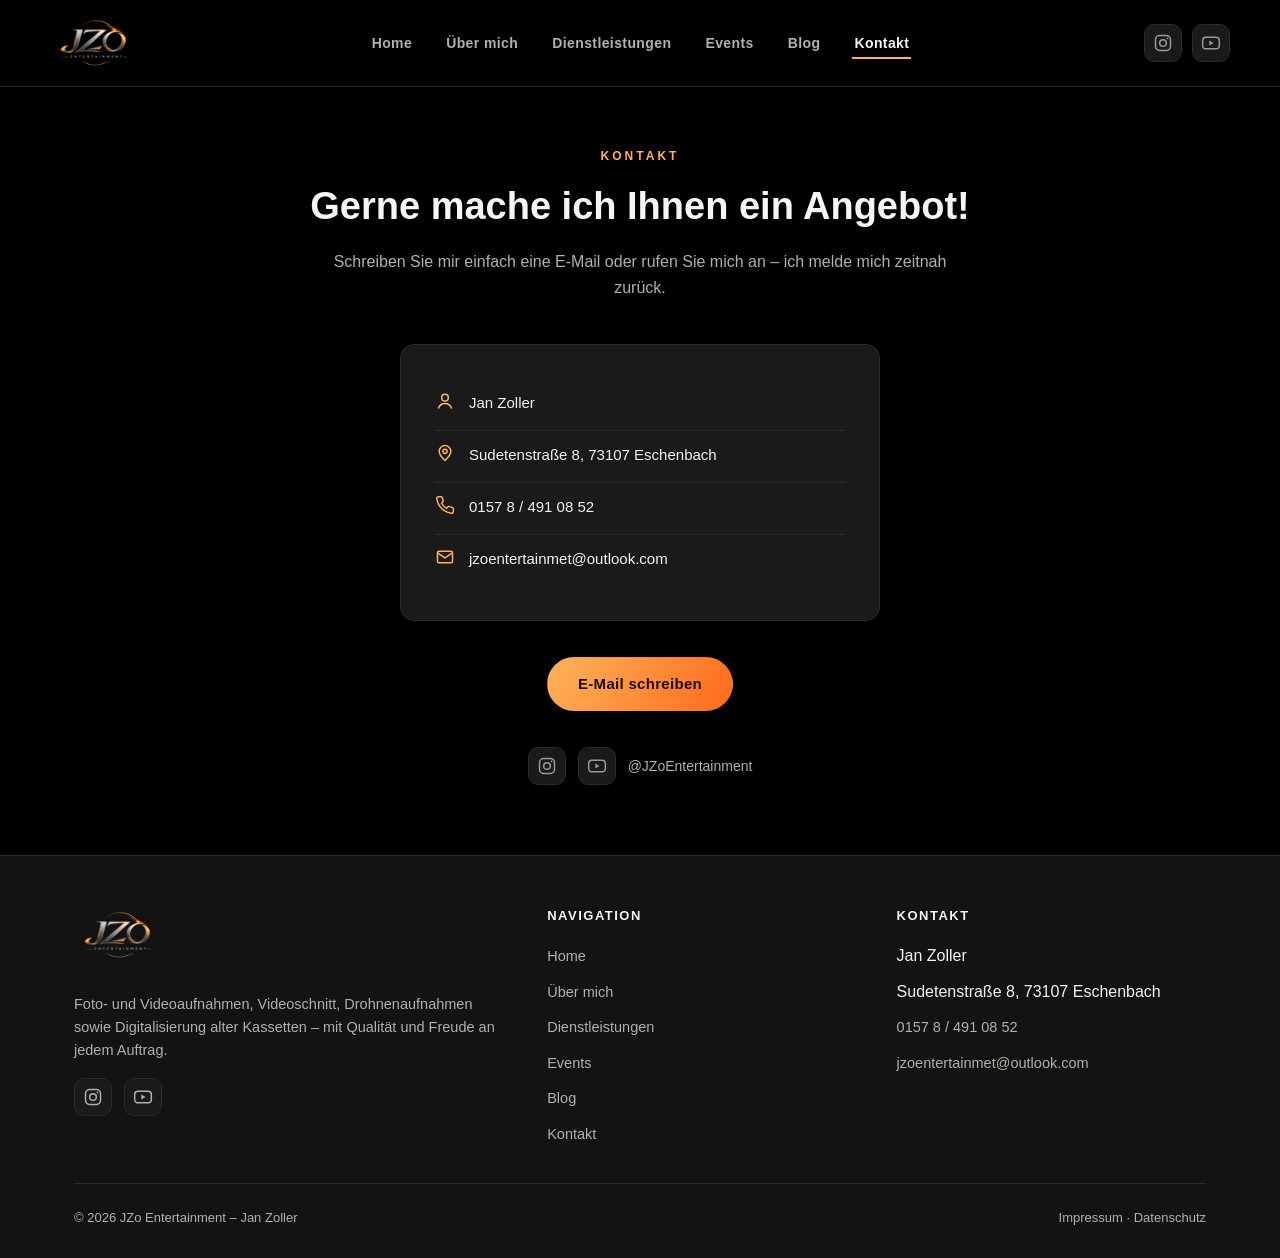
<file: kontakt.html>
<!DOCTYPE html>
<html lang="de">
<head>
<meta charset="UTF-8">
<meta name="viewport" content="width=device-width, initial-scale=1.0">
<title>Kontakt | JZo Entertainment</title>
<meta name="description" content="Kontaktieren Sie Jan Zoller von JZo Entertainment für Ihr individuelles Angebot.">
<meta property="og:type" content="website">
<meta property="og:title" content="Kontakt | JZo Entertainment">
<meta property="og:description" content="Kontaktieren Sie Jan Zoller von JZo Entertainment für Ihr individuelles Angebot.">
<meta property="og:image" content="https://eschenbach1234567-hub.github.io/JZoEntertainment-/assets/img/og-image.png">
<meta property="og:image:width" content="1200">
<meta property="og:image:height" content="630">
<meta property="og:site_name" content="JZo Entertainment">
<meta property="og:url" content="https://eschenbach1234567-hub.github.io/JZoEntertainment-/kontakt.html">
<meta property="og:locale" content="de_DE">
<meta name="twitter:card" content="summary_large_image">
<link rel="canonical" href="https://eschenbach1234567-hub.github.io/JZoEntertainment-/kontakt.html">
<link rel="icon" href="assets/img/favicon.png" type="image/png">
<link rel="manifest" href="site.webmanifest">
<link rel="apple-touch-icon" href="assets/img/icon-180.png">
<meta name="apple-mobile-web-app-capable" content="yes">
<meta name="apple-mobile-web-app-status-bar-style" content="black-translucent">
<meta name="apple-mobile-web-app-title" content="JZo Entertainment">
<meta name="theme-color" content="#000000">
<link rel="stylesheet" href="assets/css/style.css">
</head>
<body>

<header class="site-header">
  <div class="wrap nav-row">
    <a href="index.html" class="brand">
      <img src="assets/img/logo-transparent.png" alt="JZo Entertainment" class="brand-logo">
    </a>
    <nav class="main-nav">
      <ul>
        <li><a href="index.html">Home</a></li>
        <li><a href="ueber-mich.html">Über mich</a></li>
        <li><a href="dienstleistungen.html">Dienstleistungen</a></li>
        <li><a href="events.html">Events</a></li>
        <li><a href="blog.html">Blog</a></li>
        <li><a href="kontakt.html" class="active">Kontakt</a></li>
      </ul>
    </nav>
    <div style="display:flex;align-items:center;gap:14px;">
      <div class="header-social">
        <a class="social-icon" data-c="ig-href" href="https://www.instagram.com/jzoentertainment/" target="_blank" rel="noopener" aria-label="Instagram">
          <svg viewBox="0 0 24 24" fill="none" stroke="currentColor" stroke-width="1.8"><rect x="3" y="3" width="18" height="18" rx="5"/><circle cx="12" cy="12" r="4"/><circle cx="17.5" cy="6.5" r="1" fill="currentColor" stroke="none"/></svg>
        </a>
        <a class="social-icon" data-c="yt-href" href="https://www.youtube.com/@JZoEntertainment" target="_blank" rel="noopener" aria-label="YouTube">
          <svg viewBox="0 0 24 24" fill="none" stroke="currentColor" stroke-width="1.8"><rect x="2" y="5" width="20" height="14" rx="4"/><path d="M10 9l5 3-5 3V9z" fill="currentColor" stroke="none"/></svg>
        </a>
      </div>
      <button class="nav-toggle" aria-label="Menü öffnen">&#9776;</button>
    </div>
  </div>
</header>

<section class="section" style="padding-top:60px;">
  <div class="wrap">
    <div class="section-head">
      <span class="eyebrow" id="kontakt-eyebrow">Kontakt</span>
      <h1 id="kontakt-heading">Gerne mache ich Ihnen ein Angebot!</h1>
      <p id="kontakt-intro">Schreiben Sie mir einfach eine E-Mail oder rufen Sie mich an &ndash; ich melde mich zeitnah zurück.</p>
    </div>

    <div class="contact-box">
      <div class="contact-row">
        <span class="ico"><svg width="20" height="20" viewBox="0 0 24 24" fill="none" stroke="currentColor" stroke-width="1.8"><circle cx="12" cy="8" r="4"/><path d="M4 21c1.5-4 5-6 8-6s6.5 2 8 6"/></svg></span>
        <span data-c="name-text">Jan Zoller</span>
      </div>
      <div class="contact-row">
        <span class="ico"><svg width="20" height="20" viewBox="0 0 24 24" fill="none" stroke="currentColor" stroke-width="1.8"><path d="M12 21s-7-6.2-7-11a7 7 0 0 1 14 0c0 4.8-7 11-7 11z"/><circle cx="12" cy="10" r="2.5"/></svg></span>
        <span data-c="address-text">Sudetenstraße 8, 73107 Eschenbach</span>
      </div>
      <div class="contact-row">
        <span class="ico"><svg width="20" height="20" viewBox="0 0 24 24" fill="none" stroke="currentColor" stroke-width="1.8"><path d="M22 16.9v3a2 2 0 0 1-2.2 2 19.8 19.8 0 0 1-8.6-3.1 19.5 19.5 0 0 1-6-6 19.8 19.8 0 0 1-3.1-8.7A2 2 0 0 1 4.1 2h3a2 2 0 0 1 2 1.7c.1.9.3 1.8.6 2.7a2 2 0 0 1-.5 2.1L7.9 9.9a16 16 0 0 0 6 6l1.4-1.4a2 2 0 0 1 2.1-.5c.9.3 1.8.5 2.7.6a2 2 0 0 1 1.9 2z"/></svg></span>
        <a data-c="phone-href" href="tel:+4915784910852">0157 8 / 491 08 52</a>
      </div>
      <div class="contact-row">
        <span class="ico"><svg width="20" height="20" viewBox="0 0 24 24" fill="none" stroke="currentColor" stroke-width="1.8"><rect x="3" y="5" width="18" height="14" rx="2"/><path d="m3 7 9 6 9-6"/></svg></span>
        <a data-c="email-href" href="mailto:jzoentertainmet@outlook.com">jzoentertainmet@outlook.com</a>
      </div>
    </div>

    <div style="text-align:center;margin-top:36px;">
      <a data-c="email-href-subject" href="mailto:jzoentertainmet@outlook.com?subject=Anfrage%20über%20die%20Website" class="btn btn-primary"><span id="email-button-text">E-Mail schreiben</span></a>
    </div>

    <div class="social-row" style="justify-content:center;margin-top:36px;">
      <a class="social-icon" data-c="ig-href" href="https://www.instagram.com/jzoentertainment/" target="_blank" rel="noopener" aria-label="Instagram">
        <svg viewBox="0 0 24 24" fill="none" stroke="currentColor" stroke-width="1.8"><rect x="3" y="3" width="18" height="18" rx="5"/><circle cx="12" cy="12" r="4"/><circle cx="17.5" cy="6.5" r="1" fill="currentColor" stroke="none"/></svg>
      </a>
      <a class="social-icon" data-c="yt-href" href="https://www.youtube.com/@JZoEntertainment" target="_blank" rel="noopener" aria-label="YouTube">
        <svg viewBox="0 0 24 24" fill="none" stroke="currentColor" stroke-width="1.8"><rect x="2" y="5" width="20" height="14" rx="4"/><path d="M10 9l5 3-5 3V9z" fill="currentColor" stroke="none"/></svg>
      </a>
      <span data-c="ig-handle" style="color:var(--text-muted);font-size:14px;">@JZoEntertainment</span>
    </div>
  </div>
</section>

<footer class="site-footer">
  <div class="wrap">
    <div class="footer-grid">
      <div>
        <div class="brand" style="margin-bottom:14px;">
          <img src="assets/img/logo-transparent.png" alt="JZo Entertainment" class="brand-logo">
        </div>
        <p>Foto- und Videoaufnahmen, Videoschnitt, Drohnenaufnahmen sowie Digitalisierung alter Kassetten &ndash; mit Qualität und Freude an jedem Auftrag.</p>
        <div class="social-row" style="margin-top:16px;">
          <a class="social-icon" data-c="ig-href" href="https://www.instagram.com/jzoentertainment/" target="_blank" rel="noopener" aria-label="Instagram">
            <svg viewBox="0 0 24 24" fill="none" stroke="currentColor" stroke-width="1.8"><rect x="3" y="3" width="18" height="18" rx="5"/><circle cx="12" cy="12" r="4"/><circle cx="17.5" cy="6.5" r="1" fill="currentColor" stroke="none"/></svg>
          </a>
          <a class="social-icon" data-c="yt-href" href="https://www.youtube.com/@JZoEntertainment" target="_blank" rel="noopener" aria-label="YouTube">
            <svg viewBox="0 0 24 24" fill="none" stroke="currentColor" stroke-width="1.8"><rect x="2" y="5" width="20" height="14" rx="4"/><path d="M10 9l5 3-5 3V9z" fill="currentColor" stroke="none"/></svg>
          </a>
        </div>
      </div>
      <div>
        <h4>Navigation</h4>
        <ul>
          <li><a href="index.html">Home</a></li>
          <li><a href="ueber-mich.html">Über mich</a></li>
          <li><a href="dienstleistungen.html">Dienstleistungen</a></li>
          <li><a href="events.html">Events</a></li>
          <li><a href="blog.html">Blog</a></li>
          <li><a href="kontakt.html">Kontakt</a></li>
        </ul>
      </div>
      <div>
        <h4>Kontakt</h4>
        <ul>
          <li data-c="name-text">Jan Zoller</li>
          <li data-c="address-text">Sudetenstraße 8, 73107 Eschenbach</li>
          <li><a data-c="phone-href" href="tel:+4915784910852">0157 8 / 491 08 52</a></li>
          <li><a data-c="email-href" href="mailto:jzoentertainmet@outlook.com">jzoentertainmet@outlook.com</a></li>
        </ul>
      </div>
    </div>
    <div class="footer-bottom">
      <span>&copy; 2026 JZo Entertainment &ndash; Jan Zoller</span>
      <span><a href="impressum.html">Impressum</a> &middot; <a href="datenschutz.html">Datenschutz</a></span>
    </div>
  </div>
</footer>

<script src="assets/js/main.js"></script>
</body>
</html>
</file>
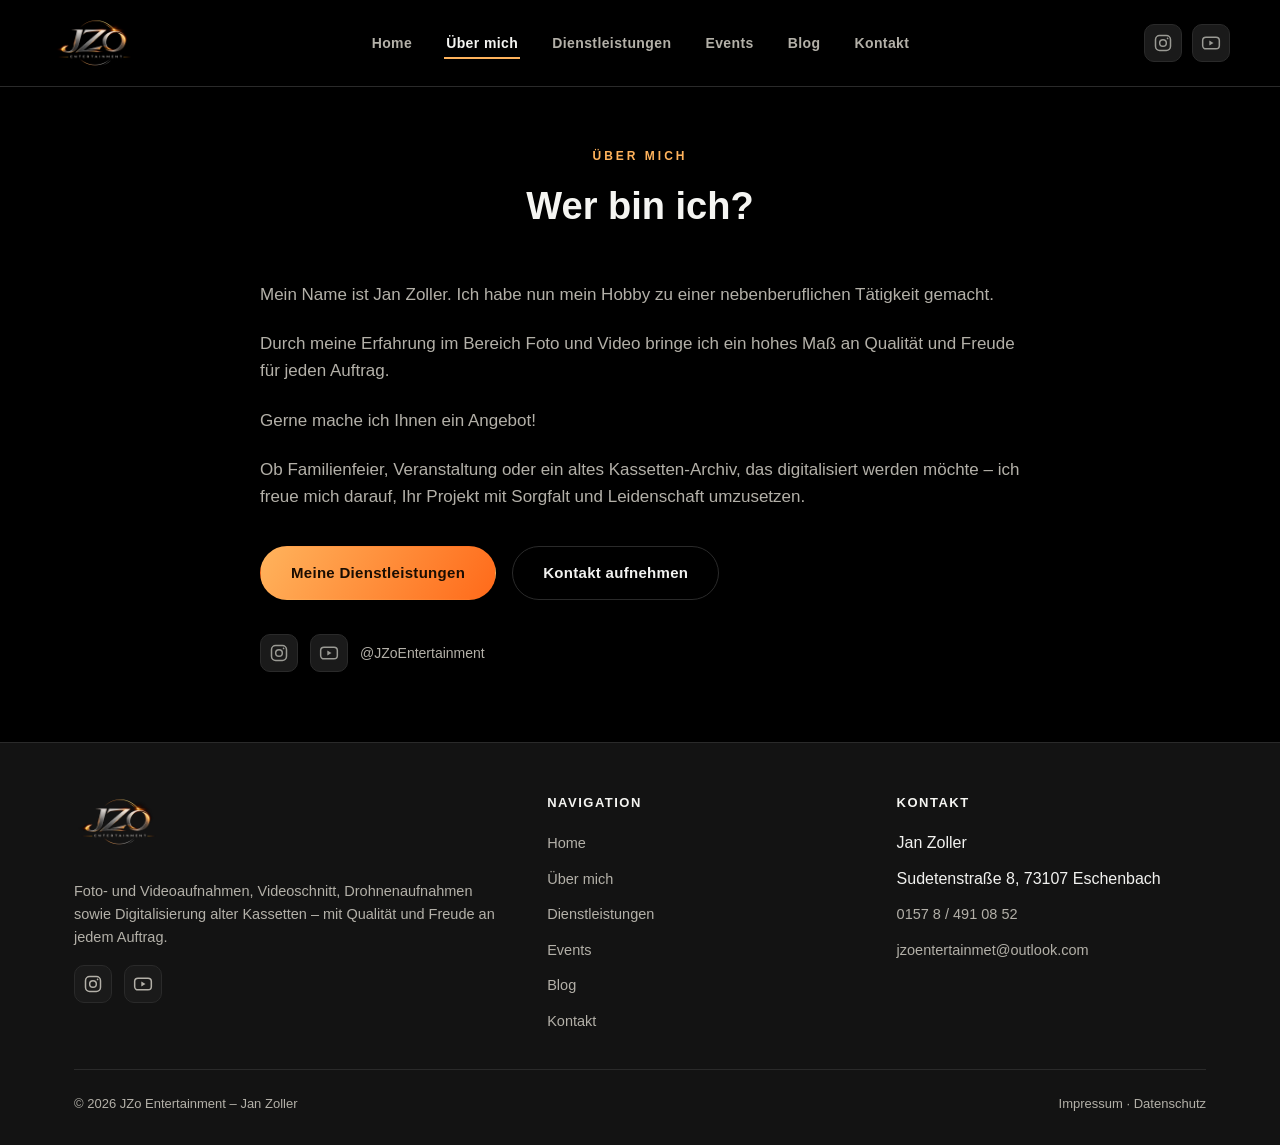
<file: ueber-mich.html>
<!DOCTYPE html>
<html lang="de">
<head>
<meta charset="UTF-8">
<meta name="viewport" content="width=device-width, initial-scale=1.0">
<title>Über mich | JZo Entertainment</title>
<meta name="description" content="Jan Zoller - JZo Entertainment: meine Geschichte und meine Leidenschaft für Foto und Video.">
<meta property="og:type" content="website">
<meta property="og:title" content="Über mich | JZo Entertainment">
<meta property="og:description" content="Jan Zoller - JZo Entertainment: meine Geschichte und meine Leidenschaft für Foto und Video.">
<meta property="og:image" content="https://eschenbach1234567-hub.github.io/JZoEntertainment-/assets/img/og-image.png">
<meta property="og:image:width" content="1200">
<meta property="og:image:height" content="630">
<meta property="og:site_name" content="JZo Entertainment">
<meta property="og:url" content="https://eschenbach1234567-hub.github.io/JZoEntertainment-/ueber-mich.html">
<meta property="og:locale" content="de_DE">
<meta name="twitter:card" content="summary_large_image">
<link rel="canonical" href="https://eschenbach1234567-hub.github.io/JZoEntertainment-/ueber-mich.html">
<link rel="icon" href="assets/img/favicon.png" type="image/png">
<link rel="manifest" href="site.webmanifest">
<link rel="apple-touch-icon" href="assets/img/icon-180.png">
<meta name="apple-mobile-web-app-capable" content="yes">
<meta name="apple-mobile-web-app-status-bar-style" content="black-translucent">
<meta name="apple-mobile-web-app-title" content="JZo Entertainment">
<meta name="theme-color" content="#000000">
<link rel="stylesheet" href="assets/css/style.css">
</head>
<body>

<header class="site-header">
  <div class="wrap nav-row">
    <a href="index.html" class="brand">
      <img src="assets/img/logo-transparent.png" alt="JZo Entertainment" class="brand-logo">
    </a>
    <nav class="main-nav">
      <ul>
        <li><a href="index.html">Home</a></li>
        <li><a href="ueber-mich.html" class="active">Über mich</a></li>
        <li><a href="dienstleistungen.html">Dienstleistungen</a></li>
        <li><a href="events.html">Events</a></li>
        <li><a href="blog.html">Blog</a></li>
        <li><a href="kontakt.html">Kontakt</a></li>
      </ul>
    </nav>
    <div style="display:flex;align-items:center;gap:14px;">
      <div class="header-social">
        <a class="social-icon" data-c="ig-href" href="https://www.instagram.com/jzoentertainment/" target="_blank" rel="noopener" aria-label="Instagram">
          <svg viewBox="0 0 24 24" fill="none" stroke="currentColor" stroke-width="1.8"><rect x="3" y="3" width="18" height="18" rx="5"/><circle cx="12" cy="12" r="4"/><circle cx="17.5" cy="6.5" r="1" fill="currentColor" stroke="none"/></svg>
        </a>
        <a class="social-icon" data-c="yt-href" href="https://www.youtube.com/@JZoEntertainment" target="_blank" rel="noopener" aria-label="YouTube">
          <svg viewBox="0 0 24 24" fill="none" stroke="currentColor" stroke-width="1.8"><rect x="2" y="5" width="20" height="14" rx="4"/><path d="M10 9l5 3-5 3V9z" fill="currentColor" stroke="none"/></svg>
        </a>
      </div>
      <button class="nav-toggle" aria-label="Menü öffnen">&#9776;</button>
    </div>
  </div>
</header>

<section class="section" style="padding-top:60px;">
  <div class="wrap">
    <div class="section-head">
      <span class="eyebrow" id="about-page-eyebrow">Über mich</span>
      <h1 id="about-page-heading">Wer bin ich?</h1>
    </div>
    <div class="about-block">
      <div id="about-page-text-block">
        <p>Mein Name ist Jan Zoller. Ich habe nun mein Hobby zu einer nebenberuflichen Tätigkeit gemacht.</p>
        <p>Durch meine Erfahrung im Bereich Foto und Video bringe ich ein hohes Maß an Qualität und Freude für jeden Auftrag.</p>
        <p>Gerne mache ich Ihnen ein Angebot!</p>
        <p>Ob Familienfeier, Veranstaltung oder ein altes Kassetten-Archiv, das digitalisiert werden möchte &ndash; ich freue mich darauf, Ihr Projekt mit Sorgfalt und Leidenschaft umzusetzen.</p>
      </div>
      <div style="display:flex;gap:16px;flex-wrap:wrap;margin-top:36px;">
        <a href="dienstleistungen.html" class="btn btn-primary">Meine Dienstleistungen</a>
        <a href="kontakt.html" class="btn btn-outline">Kontakt aufnehmen</a>
      </div>
      <div class="social-row" style="margin-top:34px;">
        <a class="social-icon" data-c="ig-href" href="https://www.instagram.com/jzoentertainment/" target="_blank" rel="noopener" aria-label="Instagram">
          <svg viewBox="0 0 24 24" fill="none" stroke="currentColor" stroke-width="1.8"><rect x="3" y="3" width="18" height="18" rx="5"/><circle cx="12" cy="12" r="4"/><circle cx="17.5" cy="6.5" r="1" fill="currentColor" stroke="none"/></svg>
        </a>
        <a class="social-icon" data-c="yt-href" href="https://www.youtube.com/@JZoEntertainment" target="_blank" rel="noopener" aria-label="YouTube">
          <svg viewBox="0 0 24 24" fill="none" stroke="currentColor" stroke-width="1.8"><rect x="2" y="5" width="20" height="14" rx="4"/><path d="M10 9l5 3-5 3V9z" fill="currentColor" stroke="none"/></svg>
        </a>
        <span data-c="ig-handle" style="color:var(--text-muted);font-size:14px;">@JZoEntertainment</span>
      </div>
    </div>
  </div>
</section>

<footer class="site-footer">
  <div class="wrap">
    <div class="footer-grid">
      <div>
        <div class="brand" style="margin-bottom:14px;">
          <img src="assets/img/logo-transparent.png" alt="JZo Entertainment" class="brand-logo">
        </div>
        <p>Foto- und Videoaufnahmen, Videoschnitt, Drohnenaufnahmen sowie Digitalisierung alter Kassetten &ndash; mit Qualität und Freude an jedem Auftrag.</p>
        <div class="social-row" style="margin-top:16px;">
          <a class="social-icon" data-c="ig-href" href="https://www.instagram.com/jzoentertainment/" target="_blank" rel="noopener" aria-label="Instagram">
            <svg viewBox="0 0 24 24" fill="none" stroke="currentColor" stroke-width="1.8"><rect x="3" y="3" width="18" height="18" rx="5"/><circle cx="12" cy="12" r="4"/><circle cx="17.5" cy="6.5" r="1" fill="currentColor" stroke="none"/></svg>
          </a>
          <a class="social-icon" data-c="yt-href" href="https://www.youtube.com/@JZoEntertainment" target="_blank" rel="noopener" aria-label="YouTube">
            <svg viewBox="0 0 24 24" fill="none" stroke="currentColor" stroke-width="1.8"><rect x="2" y="5" width="20" height="14" rx="4"/><path d="M10 9l5 3-5 3V9z" fill="currentColor" stroke="none"/></svg>
          </a>
        </div>
      </div>
      <div>
        <h4>Navigation</h4>
        <ul>
          <li><a href="index.html">Home</a></li>
          <li><a href="ueber-mich.html">Über mich</a></li>
          <li><a href="dienstleistungen.html">Dienstleistungen</a></li>
          <li><a href="events.html">Events</a></li>
          <li><a href="blog.html">Blog</a></li>
          <li><a href="kontakt.html">Kontakt</a></li>
        </ul>
      </div>
      <div>
        <h4>Kontakt</h4>
        <ul>
          <li data-c="name-text">Jan Zoller</li>
          <li data-c="address-text">Sudetenstraße 8, 73107 Eschenbach</li>
          <li><a data-c="phone-href" href="tel:+4915784910852">0157 8 / 491 08 52</a></li>
          <li><a data-c="email-href" href="mailto:jzoentertainmet@outlook.com">jzoentertainmet@outlook.com</a></li>
        </ul>
      </div>
    </div>
    <div class="footer-bottom">
      <span>&copy; 2026 JZo Entertainment &ndash; Jan Zoller</span>
      <span><a href="impressum.html">Impressum</a> &middot; <a href="datenschutz.html">Datenschutz</a></span>
    </div>
  </div>
</footer>

<script src="assets/js/main.js"></script>
</body>
</html>
</file>
<file: assets/css/style.css>
/* ==========================================================================
   JZO Entertainment - Stylesheet
   Baukasten-Hinweis: Farben & Abstände liegen als CSS-Variablen oben.
   Neue Sektionen einfach mit den vorhandenen Klassen (.card, .section, .btn)
   zusammensetzen - alles ist modular aufgebaut.
   ========================================================================== */

:root {
  --bg: #000000;
  --bg-soft: #131313;
  --bg-card: #1a1a1a;
  --border: #2a2a2a;
  --text: #f2f2f0;
  --text-muted: #b3b0a8;
  --silver-1: #f5f5f2;
  --silver-2: #9a9a94;
  --gold-1: #ffb35c;
  --gold-2: #ff6a1a;
  --max-width: 1180px;
  --radius: 14px;
  --shadow-glow: 0 0 40px rgba(255, 122, 26, 0.08);
}

* { box-sizing: border-box; }

html { scroll-behavior: smooth; }

body {
  margin: 0;
  background: var(--bg);
  color: var(--text);
  font-family: "Segoe UI", "Helvetica Neue", Arial, sans-serif;
  line-height: 1.6;
  -webkit-font-smoothing: antialiased;
  overflow-x: hidden;
}

img { max-width: 100%; display: block; }

a { color: inherit; text-decoration: none; }

.wrap {
  max-width: var(--max-width);
  margin: 0 auto;
  padding: 0 24px;
}

/* ---------- Brand / Logo ---------- */

.brand {
  display: inline-flex;
  flex-direction: column;
  line-height: 1;
  gap: 4px;
}

.brand-logo {
  height: 58px;
  width: auto;
  display: block;
}

.brand-logo.large {
  height: clamp(110px, 20vw, 190px);
}

/* ---------- Header / Nav ---------- */

header.site-header {
  position: sticky;
  top: 0;
  z-index: 50;
  background: rgba(0, 0, 0, 0.85);
  backdrop-filter: blur(8px);
  border-bottom: 1px solid var(--border);
}

.nav-row {
  display: flex;
  align-items: center;
  justify-content: space-between;
  padding: 14px 0;
}

nav.main-nav ul {
  list-style: none;
  display: flex;
  gap: 30px;
  margin: 0;
  padding: 0;
}

nav.main-nav a {
  font-size: 14px;
  font-weight: 600;
  letter-spacing: 0.4px;
  color: var(--text-muted);
  padding: 6px 2px;
  border-bottom: 2px solid transparent;
  transition: color 0.2s, border-color 0.2s;
}

nav.main-nav a:hover,
nav.main-nav a.active {
  color: var(--silver-1);
  border-bottom-color: var(--gold-1);
}

.nav-toggle {
  display: none;
  background: none;
  border: 1px solid var(--border);
  border-radius: 8px;
  width: 42px;
  height: 42px;
  color: var(--text);
  font-size: 20px;
  cursor: pointer;
}

.header-social {
  display: flex;
  gap: 10px;
}

@media (max-width: 820px) {
  nav.main-nav {
    position: absolute;
    top: 100%;
    left: 0;
    right: 0;
    background: var(--bg-soft);
    border-bottom: 1px solid var(--border);
    display: none;
  }
  nav.main-nav.open { display: block; }
  nav.main-nav ul {
    flex-direction: column;
    gap: 0;
    padding: 8px 24px 18px;
  }
  nav.main-nav a {
    display: block;
    padding: 12px 0;
    border-bottom: 1px solid var(--border);
  }
  .nav-toggle { display: block; }
}

/* ---------- Social Icons ---------- */

.social-icon {
  width: 38px;
  height: 38px;
  border-radius: 10px;
  display: inline-flex;
  align-items: center;
  justify-content: center;
  border: 1px solid var(--border);
  background: var(--bg-card);
  color: var(--silver-2);
  transition: transform 0.2s, border-color 0.2s, color 0.2s;
}

.social-icon:hover {
  transform: translateY(-2px);
  border-color: var(--gold-1);
  color: var(--gold-1);
}

.social-icon svg { width: 20px; height: 20px; }

.social-row {
  display: flex;
  gap: 12px;
  align-items: center;
}

/* ---------- Hero ---------- */

.hero {
  padding: 90px 0 70px;
  text-align: center;
  background:
    radial-gradient(ellipse at 50% 0%, rgba(255, 122, 26, 0.10), transparent 60%),
    var(--bg);
}

.hero-tagline {
  margin: 26px auto 14px;
  font-size: clamp(22px, 3vw, 32px);
  font-weight: 700;
  color: var(--silver-1);
  max-width: 720px;
  overflow-wrap: break-word;
}

.hero-text {
  max-width: 620px;
  margin: 0 auto 34px;
  color: var(--text-muted);
  font-size: 17px;
}

.hero .social-row { justify-content: center; margin-top: 30px; }

/* ---------- Buttons ---------- */

.btn {
  display: inline-block;
  padding: 14px 30px;
  border-radius: 999px;
  font-weight: 700;
  font-size: 15px;
  letter-spacing: 0.3px;
  border: 1px solid transparent;
  cursor: pointer;
  transition: transform 0.15s, box-shadow 0.15s, background 0.2s;
}

.btn-primary {
  background: linear-gradient(120deg, var(--gold-1), var(--gold-2));
  color: #1a0d02;
}

.btn-primary:hover {
  transform: translateY(-2px);
  box-shadow: 0 10px 30px rgba(255, 122, 26, 0.25);
}

.btn-outline {
  border-color: var(--border);
  color: var(--text);
  background: transparent;
}

.btn-outline:hover {
  border-color: var(--gold-1);
  color: var(--gold-1);
}

/* ---------- Sections ---------- */

.section { padding: 70px 0; }
.section-soft { background: var(--bg-soft); }

.section-head { text-align: center; margin-bottom: 44px; }

.eyebrow {
  display: block;
  color: var(--gold-1);
  font-size: 12px;
  letter-spacing: 3px;
  text-transform: uppercase;
  font-weight: 700;
  margin-bottom: 10px;
}

.section-head h1,
.section-head h2 {
  font-size: clamp(26px, 4vw, 38px);
  margin: 0 0 12px;
  color: var(--silver-1);
}

.section-head p {
  color: var(--text-muted);
  max-width: 640px;
  margin: 0 auto;
}

.lead {
  font-size: 18px;
  color: var(--text-muted);
  max-width: 720px;
}

/* ---------- Cards / Grid ---------- */

.grid {
  display: grid;
  gap: 24px;
  grid-template-columns: repeat(auto-fit, minmax(260px, 1fr));
}

.card {
  background: var(--bg-card);
  border: 1px solid var(--border);
  border-radius: var(--radius);
  padding: 28px;
  transition: transform 0.2s, border-color 0.2s, box-shadow 0.2s;
}

.card:hover {
  transform: translateY(-4px);
  border-color: rgba(255, 122, 26, 0.4);
  box-shadow: var(--shadow-glow);
}

.card-icon {
  width: 46px;
  height: 46px;
  border-radius: 10px;
  background: linear-gradient(135deg, rgba(255,179,92,0.16), rgba(255,106,26,0.06));
  display: flex;
  align-items: center;
  justify-content: center;
  margin-bottom: 18px;
  color: var(--gold-1);
}

.card-icon svg { width: 24px; height: 24px; }

.card-img-wrap {
  margin: -28px -28px 18px;
  overflow: hidden;
  border-radius: var(--radius) var(--radius) 0 0;
}

.card-img {
  display: block;
  width: 100%;
  height: 180px;
  object-fit: cover;
}

.card h3 {
  font-size: 18px;
  margin: 0 0 10px;
  color: var(--silver-1);
}

.card p {
  color: var(--text-muted);
  font-size: 15px;
  margin: 0;
}

.price-tag {
  display: inline-block;
  margin-top: 14px;
  padding: 5px 12px;
  border-radius: 999px;
  background: rgba(255, 179, 92, 0.12);
  border: 1px solid rgba(255, 179, 92, 0.35);
  color: var(--gold-1);
  font-size: 13px;
  font-weight: 700;
  letter-spacing: 0.2px;
}

/* ---------- Pricing table ---------- */

.price-list {
  max-width: 760px;
  margin: 0 auto;
  border: 1px solid var(--border);
  border-radius: var(--radius);
  overflow: hidden;
}

.price-row {
  display: flex;
  justify-content: space-between;
  align-items: baseline;
  gap: 20px;
  padding: 20px 26px;
  border-bottom: 1px solid var(--border);
  background: var(--bg-card);
}

.price-row:last-child { border-bottom: none; }

.price-row .price-what {
  color: var(--silver-1);
  font-weight: 600;
  font-size: 15.5px;
}

.price-row .price-note {
  display: block;
  color: var(--text-muted);
  font-size: 13px;
  font-weight: 400;
  margin-top: 4px;
}

.price-row .price-amount {
  color: var(--gold-1);
  font-weight: 800;
  font-size: 17px;
  white-space: nowrap;
}

/* ---------- About text block ---------- */

.about-block {
  max-width: 760px;
  margin: 0 auto;
}

.about-block h2 {
  font-size: 26px;
  color: var(--silver-1);
  margin-top: 0;
}

.about-block p {
  color: var(--text-muted);
  font-size: 17px;
  margin-bottom: 22px;
}

.quote-line {
  border-left: 3px solid var(--gold-1);
  padding-left: 20px;
  font-size: 19px;
  color: var(--silver-1);
  font-weight: 600;
  margin: 34px 0;
}

/* ---------- Contact box ---------- */

.contact-box {
  background: var(--bg-card);
  border: 1px solid var(--border);
  border-radius: var(--radius);
  padding: 34px;
  max-width: 480px;
  margin: 0 auto;
}

.contact-row {
  display: flex;
  gap: 14px;
  padding: 12px 0;
  border-bottom: 1px solid var(--border);
  font-size: 15px;
}

.contact-row:last-child { border-bottom: none; }

.contact-row .ico {
  color: var(--gold-1);
  flex-shrink: 0;
}

.contact-row a { color: var(--text); }
.contact-row a:hover { color: var(--gold-1); }

/* ---------- Empty state (Events / Blog placeholder) ---------- */

.empty-state {
  text-align: center;
  padding: 50px 24px;
  border: 1px dashed var(--border);
  border-radius: var(--radius);
  color: var(--text-muted);
}

/* ---------- Legal pages ---------- */

.legal {
  max-width: 780px;
  margin: 0 auto;
}

.legal h1 { font-size: 30px; color: var(--silver-1); }
.legal h2 {
  font-size: 19px;
  color: var(--silver-1);
  margin-top: 42px;
  border-bottom: 1px solid var(--border);
  padding-bottom: 10px;
}
.legal p, .legal li { color: var(--text-muted); font-size: 15.5px; }
.legal ul { padding-left: 20px; }
.legal .note {
  margin-top: 40px;
  padding: 18px 20px;
  border: 1px solid var(--border);
  border-radius: 10px;
  font-size: 13.5px;
  color: var(--text-muted);
  background: var(--bg-card);
}

/* ---------- Footer ---------- */

footer.site-footer {
  border-top: 1px solid var(--border);
  padding: 50px 0 30px;
  background: var(--bg-soft);
}

.footer-grid {
  display: grid;
  grid-template-columns: 1.4fr 1fr 1fr;
  gap: 40px;
  margin-bottom: 36px;
}

@media (max-width: 700px) {
  .footer-grid { grid-template-columns: 1fr; gap: 30px; }
  .price-row { flex-direction: column; align-items: flex-start; gap: 6px; }
}

.footer-grid h4 {
  color: var(--silver-1);
  font-size: 13px;
  letter-spacing: 1.5px;
  text-transform: uppercase;
  margin: 0 0 16px;
}

.footer-grid p,
.footer-grid a {
  color: var(--text-muted);
  font-size: 14.5px;
}

.footer-grid ul {
  list-style: none;
  padding: 0;
  margin: 0;
  display: flex;
  flex-direction: column;
  gap: 10px;
}

.footer-grid a:hover { color: var(--gold-1); }

.footer-bottom {
  display: flex;
  justify-content: space-between;
  align-items: center;
  flex-wrap: wrap;
  gap: 14px;
  padding-top: 24px;
  border-top: 1px solid var(--border);
  color: var(--text-muted);
  font-size: 13px;
}
</file>
<file: app/css/app.css>
/* ==========================================================================
   JZo Jam Studio – Design (Farben wie die JZo-Website: Schwarz + Gold/Orange)
   ========================================================================== */
:root {
  --bg: #000;
  --bg-card: #141414;
  --bg-soft: #1d1d1d;
  --border: #2a2a2a;
  --text: #f2f2f0;
  --muted: #a8a59d;
  --gold-1: #ffb35c;
  --gold-2: #ff6a1a;
  --red: #ff3b30;
  --radius: 16px;
  --tabbar-h: 64px;
  --safe-b: env(safe-area-inset-bottom, 0px);
  --safe-t: env(safe-area-inset-top, 0px);
}

* { box-sizing: border-box; -webkit-tap-highlight-color: transparent; }

html, body { margin: 0; background: var(--bg); color: var(--text); }
body {
  font-family: -apple-system, "SF Pro Text", "Segoe UI", "Helvetica Neue", Arial, sans-serif;
  line-height: 1.45;
  -webkit-font-smoothing: antialiased;
  overflow-x: hidden;
  -webkit-user-select: none; user-select: none;
}
input, textarea, select { -webkit-user-select: text; user-select: text; }
h2, h3 { margin: 0 0 8px; }
h2 { font-size: 1.25rem; }
h3 { font-size: 1.05rem; }
p { margin: 6px 0; }
.muted { color: var(--muted); }
.small { font-size: .85rem; }
.center { text-align: center; }
.hidden { display: none !important; }

/* ---------- Kopfzeile ---------- */
.top {
  position: sticky; top: 0; z-index: 20;
  display: flex; align-items: center; gap: 10px;
  padding: calc(8px + var(--safe-t)) 16px 8px;
  background: rgba(0, 0, 0, .9);
  backdrop-filter: blur(10px); -webkit-backdrop-filter: blur(10px);
  border-bottom: 1px solid var(--border);
}
.top-logo { height: 34px; width: auto; }
.top-title {
  font-weight: 700; letter-spacing: .04em; font-size: .95rem;
  background: linear-gradient(120deg, var(--gold-1), var(--gold-2));
  -webkit-background-clip: text; background-clip: text; color: transparent;
  flex: 1;
}
.key-chip {
  border: 1px solid var(--gold-1); color: var(--gold-1); background: transparent;
  border-radius: 999px; padding: 5px 11px; font-size: .82rem; font-weight: 600;
  max-width: 46vw; white-space: nowrap; overflow: hidden; text-overflow: ellipsis;
}
.icon-btn { background: none; border: 0; color: var(--muted); padding: 4px; display: flex; }

/* ---------- Ansichten ---------- */
main { padding: 14px 16px calc(var(--tabbar-h) + var(--safe-b) + 24px); max-width: 720px; margin: 0 auto; }
.view { display: none; }
.view.active { display: block; animation: fade .2s ease; }
@keyframes fade { from { opacity: 0; transform: translateY(4px); } to { opacity: 1; transform: none; } }
.view-title { margin: 4px 0 12px; }

.card {
  background: var(--bg-card); border: 1px solid var(--border); border-radius: var(--radius);
  padding: 16px; margin-bottom: 14px;
}
.card.subtle { background: transparent; }

/* ---------- Knöpfe ---------- */
.btn {
  display: inline-flex; align-items: center; justify-content: center; gap: 6px;
  border: 0; border-radius: 12px; padding: 11px 16px; font-size: .95rem; font-weight: 600;
  color: #111; background: linear-gradient(120deg, var(--gold-1), var(--gold-2));
  cursor: pointer; font-family: inherit;
}
.btn:disabled { opacity: .4; }
.btn.ghost { background: var(--bg-soft); color: var(--text); border: 1px solid var(--border); }
.btn.danger { background: transparent; color: var(--red); border: 1px solid #4a1d1a; }
.btn.big { width: 100%; padding: 15px; font-size: 1.05rem; margin: 8px 0; }
.btn.small-btn { padding: 7px 12px; font-size: .9rem; }
.btn:active { transform: scale(.97); }
.btn-row { display: flex; flex-wrap: wrap; gap: 8px; margin-top: 10px; }
.file-btn { position: relative; overflow: hidden; margin-top: 6px; }
.file-btn input { position: absolute; inset: 0; opacity: 0; }

.seg { display: inline-flex; background: var(--bg-soft); border: 1px solid var(--border); border-radius: 10px; padding: 3px; margin: 8px 0; }
.seg button { border: 0; background: transparent; color: var(--muted); padding: 7px 12px; border-radius: 8px; font-size: .88rem; font-family: inherit; }
.seg button.on { background: var(--gold-1); color: #111; font-weight: 600; }

.chips { display: flex; flex-wrap: wrap; gap: 7px; margin: 8px 0; }
.chip {
  border: 1px solid var(--border); background: var(--bg-soft); color: var(--text);
  border-radius: 999px; padding: 6px 12px; font-size: .9rem; font-family: inherit;
}
.chip.on { border-color: var(--gold-1); color: var(--gold-1); }
.chip small { color: var(--muted); margin-left: 4px; }

/* ---------- Aufnahme ---------- */
.rec-stage { text-align: center; padding: 18px 0 10px; }
.mic-btn {
  width: 148px; height: 148px; border-radius: 50%; border: 0;
  background: radial-gradient(circle at 35% 30%, var(--gold-1), var(--gold-2));
  color: #111; display: inline-flex; align-items: center; justify-content: center;
  box-shadow: 0 0 0 10px rgba(255, 122, 26, .12), 0 0 50px rgba(255, 122, 26, .35);
  transition: transform .15s ease, background .2s ease;
}
.mic-btn:active { transform: scale(.95); }
.mic-btn .ico-mic { width: 64px; height: 64px; }
.mic-btn .ico-stop { display: none; width: 46px; height: 46px; border-radius: 8px; background: #fff; }
.mic-btn.recording { background: var(--red); animation: pulse 1.4s infinite; }
.mic-btn.recording .ico-mic { display: none; }
.mic-btn.recording .ico-stop { display: block; }
.mic-btn.busy { opacity: .5; pointer-events: none; }
@keyframes pulse {
  0% { box-shadow: 0 0 0 0 rgba(255, 59, 48, .55); }
  70% { box-shadow: 0 0 0 24px rgba(255, 59, 48, 0); }
  100% { box-shadow: 0 0 0 0 rgba(255, 59, 48, 0); }
}
.rec-time { font-size: 2rem; font-variant-numeric: tabular-nums; font-weight: 300; margin-top: 14px; }
.rec-hint { color: var(--muted); }
.meter { height: 6px; background: var(--bg-soft); border-radius: 3px; overflow: hidden; margin: 10px auto; max-width: 320px; }
.meter-fill { height: 100%; width: 0; background: linear-gradient(90deg, var(--gold-1), var(--gold-2)); transition: width .08s linear; }
.live-row { display: grid; grid-template-columns: repeat(3, 1fr); gap: 8px; margin-top: 10px; }
.live-row div, .jam-grid div { background: var(--bg-card); border: 1px solid var(--border); border-radius: 12px; padding: 8px; }
.live-row b, .jam-grid b { display: block; font-size: 1.1rem; color: var(--gold-1); }
.lbl { display: block; font-size: .72rem; text-transform: uppercase; letter-spacing: .06em; color: var(--muted); }

.spinner { text-align: center; padding: 26px; color: var(--muted); }
.spinner::before {
  content: ""; display: block; width: 34px; height: 34px; margin: 0 auto 10px;
  border: 3px solid var(--border); border-top-color: var(--gold-1); border-radius: 50%;
  animation: spin 1s linear infinite;
}
@keyframes spin { to { transform: rotate(360deg); } }

/* ---------- Ergebnis / Idee ---------- */
.result-key { font-size: 2rem; font-weight: 700; color: var(--gold-1); line-height: 1.15; }
.result-sub { color: var(--muted); font-size: .9rem; }
.name-input {
  width: 100%; background: transparent; border: 0; border-bottom: 1px solid var(--border);
  color: var(--text); font-size: 1.15rem; font-weight: 600; padding: 4px 0 6px; margin-bottom: 10px; font-family: inherit;
}
.name-input:focus { outline: none; border-color: var(--gold-1); }
audio { width: 100%; margin: 8px 0; }
.stat-row { display: flex; flex-wrap: wrap; gap: 8px; margin: 10px 0; }
.stat { background: var(--bg-soft); border: 1px solid var(--border); border-radius: 12px; padding: 8px 12px; min-width: 90px; }
.stat b { font-size: 1.15rem; }
.stepper { display: inline-flex; align-items: center; gap: 6px; }
.stepper button { width: 30px; height: 30px; border-radius: 8px; border: 1px solid var(--border); background: var(--bg); color: var(--text); font-size: 1rem; }
.section-title { margin: 16px 0 6px; font-size: .78rem; text-transform: uppercase; letter-spacing: .07em; color: var(--muted); }
.chord-seq { display: flex; flex-wrap: wrap; gap: 7px; }
.chord-seq .chip { font-weight: 600; }
textarea.memo {
  width: 100%; min-height: 80px; background: var(--bg-soft); color: var(--text);
  border: 1px solid var(--border); border-radius: 12px; padding: 10px; font-family: inherit; font-size: .95rem;
}
.notice { background: rgba(255, 179, 92, .08); border: 1px solid rgba(255, 179, 92, .3); border-radius: 12px; padding: 10px 12px; font-size: .88rem; margin: 10px 0; }

/* ---------- Jam ---------- */
.jam-display { text-align: center; }
.jam-key { font-size: 2.6rem; font-weight: 800; color: var(--gold-1); line-height: 1.1; margin: 6px 0; }
.jam-sub { color: var(--muted); font-size: .9rem; min-height: 1.2em; }
.conf { height: 5px; background: var(--bg-soft); border-radius: 3px; overflow: hidden; max-width: 260px; margin: 8px auto; }
.conf-fill { height: 100%; width: 0; background: var(--gold-1); transition: width .4s ease; }
.jam-grid { display: grid; grid-template-columns: 1fr 1fr; gap: 8px; margin-top: 12px; }
.jam-alt { color: var(--muted); font-size: .85rem; margin-top: 10px; }
.jam-display .btn-row { justify-content: center; }
.history { padding-left: 20px; margin: 8px 0 12px; }
.history li { margin: 4px 0; }
.history .t { color: var(--muted); font-variant-numeric: tabular-nums; margin-right: 6px; }

/* ---------- Tonart-Auswahl ---------- */
.key-select { display: flex; gap: 8px; }
.key-select select {
  flex: 1; min-width: 0; background: var(--bg-soft); color: var(--text); border: 1px solid var(--border);
  border-radius: 10px; padding: 10px; font-size: 1rem; font-family: inherit; -webkit-appearance: none; appearance: none;
}
.key-select select:first-child { flex: 0 0 82px; }
.scale-info { color: var(--muted); font-size: .9rem; }
.scale-notes { display: flex; flex-wrap: wrap; gap: 6px; }
.scale-notes span { background: var(--bg-soft); border: 1px solid var(--border); border-radius: 10px; padding: 5px 9px; text-align: center; min-width: 44px; }
.scale-notes span b { display: block; }
.scale-notes span small { color: var(--muted); font-size: .72rem; }
.scale-notes span.root { border-color: var(--gold-2); }
.scale-notes span.root b { color: var(--gold-1); }

/* ---------- Griffbrett & Tab ---------- */
.fretboard-wrap { overflow-x: auto; -webkit-overflow-scrolling: touch; margin: 0 -16px; padding: 0 16px; }
#fretboard svg { display: block; }
pre.tab {
  background: #0a0a0a; border: 1px solid var(--border); border-radius: 12px;
  padding: 12px; overflow-x: auto; font-size: .82rem; line-height: 1.35; color: #e9e6df;
  font-family: "SF Mono", Menlo, Consolas, "DejaVu Sans Mono", monospace;
  -webkit-user-select: text; user-select: text;
}

/* ---------- Akkorde ---------- */
.chord-grid { display: grid; grid-template-columns: repeat(auto-fill, minmax(96px, 1fr)); gap: 8px; margin-top: 6px; }
.chord-card {
  position: relative; background: var(--bg-soft); border: 1px solid var(--border); border-radius: 12px;
  padding: 8px 6px 6px; text-align: center; color: var(--text); font-family: inherit;
}
.chord-card:active { border-color: var(--gold-1); }
.chord-card .roman { font-size: .75rem; color: var(--muted); }
.chord-card .name { font-weight: 700; font-size: 1.05rem; color: var(--gold-1); }
.chord-card svg { display: block; margin: 4px auto 0; }
.chord-card .add {
  position: absolute; top: 4px; right: 4px; width: 26px; height: 26px; border-radius: 50%;
  border: 1px solid var(--border); background: var(--bg); color: var(--gold-1); font-size: 1rem; line-height: 1;
}
.prog-build { min-height: 40px; }
.prog-build .empty { color: var(--muted); font-size: .9rem; }
.tempo-row { display: flex; align-items: center; gap: 10px; margin-top: 6px; font-size: .9rem; }
.tempo-row input { flex: 1; accent-color: var(--gold-2); }
.sugg { border-top: 1px solid var(--border); padding: 10px 0; }
.sugg:first-child { border-top: 0; }
.sugg-head { display: flex; justify-content: space-between; align-items: baseline; gap: 8px; }
.sugg-name { font-weight: 600; }
.sugg-roman { color: var(--muted); font-size: .8rem; }
.sugg-chords { color: var(--gold-1); font-weight: 600; margin: 4px 0; }

/* ---------- Ideen ---------- */
.idea {
  display: flex; gap: 12px; align-items: center; width: 100%; text-align: left;
  background: var(--bg-card); border: 1px solid var(--border); border-radius: 14px;
  padding: 12px 14px; margin-bottom: 10px; color: var(--text); font-family: inherit;
}
.idea-ico { font-size: 1.5rem; }
.idea-main { flex: 1; min-width: 0; }
.idea-name { display: block; font-weight: 600; white-space: nowrap; overflow: hidden; text-overflow: ellipsis; }
.idea-meta { display: block; color: var(--muted); font-size: .82rem; }
.idea-key { color: var(--gold-1); font-weight: 700; font-size: .9rem; white-space: nowrap; }
.empty-state { text-align: center; color: var(--muted); padding: 40px 10px; }
.empty-state .big { font-size: 2.6rem; }

/* ---------- Overlays ---------- */
.sheet {
  position: fixed; inset: 0; z-index: 40; background: var(--bg);
  overflow-y: auto; -webkit-overflow-scrolling: touch;
  animation: slide .22s ease;
}
@keyframes slide { from { transform: translateX(30px); opacity: 0; } to { transform: none; opacity: 1; } }
.sheet-head {
  position: sticky; top: 0; z-index: 2; padding: calc(10px + var(--safe-t)) 16px 10px;
  background: rgba(0, 0, 0, .92); border-bottom: 1px solid var(--border);
}
.sheet-body { padding: 14px 16px calc(30px + var(--safe-b)); max-width: 720px; margin: 0 auto; }
.steps { padding-left: 20px; }
.steps li { margin: 6px 0; }

/* ---------- Tab-Leiste unten ---------- */
.tabbar {
  position: fixed; left: 0; right: 0; bottom: 0; z-index: 30;
  display: flex; background: rgba(10, 10, 10, .95);
  backdrop-filter: blur(10px); -webkit-backdrop-filter: blur(10px);
  border-top: 1px solid var(--border);
  padding-bottom: var(--safe-b);
}
.tabbar button {
  flex: 1; height: var(--tabbar-h); border: 0; background: none; color: var(--muted);
  font-size: .62rem; font-family: inherit; display: flex; min-width: 0; flex-direction: column; align-items: center; justify-content: center; gap: 2px;
}
.tabbar .t-ico { font-size: 1.35rem; filter: grayscale(1) opacity(.7); }
.tabbar button.on { color: var(--gold-1); }
.tabbar button.on .t-ico { filter: none; }

.toast {
  position: fixed; left: 50%; transform: translateX(-50%); z-index: 60;
  bottom: calc(var(--tabbar-h) + var(--safe-b) + 16px);
  background: #262626; color: var(--text); border: 1px solid var(--border);
  padding: 10px 16px; border-radius: 12px; font-size: .92rem; max-width: 90vw; text-align: center;
  box-shadow: 0 8px 30px rgba(0, 0, 0, .5);
}

/* ---------- Stimmung ---------- */
.tuning-select { margin-bottom: 10px; }
.tuning-select select {
  width: 100%; background: var(--bg-soft); color: var(--text); border: 1px solid var(--border);
  border-radius: 10px; padding: 10px; font-size: .95rem; font-family: inherit; -webkit-appearance: none; appearance: none;
}

/* ---------- Tonarten-Übersicht & Blatt ---------- */
.mode-chips { flex-wrap: nowrap; overflow-x: auto; -webkit-overflow-scrolling: touch; margin: 10px -16px; padding: 0 16px 4px; }
.mode-chips .chip { flex: 0 0 auto; }
.keys-list { display: grid; grid-template-columns: 1fr; gap: 6px; }
.keys-group { margin: 12px 0 4px; font-size: .78rem; text-transform: uppercase; letter-spacing: .07em; color: var(--muted); }
.key-row {
  display: flex; align-items: baseline; gap: 10px; width: 100%; text-align: left;
  background: var(--bg-soft); border: 1px solid var(--border); border-radius: 10px;
  padding: 9px 12px; color: var(--text); font-family: inherit; font-size: .95rem;
}
.key-row b { min-width: 118px; color: var(--gold-1); }
.key-row span { color: var(--muted); font-size: .85rem; letter-spacing: .02em; }
.key-row.on { border-color: var(--gold-1); background: rgba(255, 179, 92, .1); }
.sheet-title { font-size: 2rem; font-weight: 800; color: var(--gold-1); line-height: 1.1; }
.pos-block { margin-top: 14px; }
.pos-head { display: flex; justify-content: space-between; align-items: center; gap: 8px; }
.pos-head b { font-size: .95rem; }
.sheet-sub { margin: 14px 0 6px; font-size: .8rem; text-transform: uppercase; letter-spacing: .07em; color: var(--muted); }

/* ---------- Drucken / PDF (nur das Blatt) ---------- */
@media print {
  @page { margin: 12mm; }
  html, body { background: #fff !important; color: #000 !important; }
  .top, .tabbar, .toast, .sheet, .no-print, .view:not(#view-keys) { display: none !important; }
  #view-keys { display: block !important; animation: none; }
  main { padding: 0; max-width: none; }
  .card { background: #fff !important; border: 1px solid #bbb; }
  .muted, .sheet-sub, .sugg-roman, .chord-card .roman { color: #555 !important; }
  .sheet-title, .sugg-chords, .chord-card .name, .scale-notes span.root b { color: #c0490a !important; }
  .scale-notes span, .chord-card { background: #fff !important; border-color: #bbb !important; color: #000 !important; }
  pre.tab { background: #fff !important; color: #000 !important; border-color: #bbb; white-space: pre; overflow: visible; font-size: 9pt; }
  .pos-block { break-inside: avoid; page-break-inside: avoid; }
  .fretboard-wrap { overflow: visible; }
  svg.fretboard { width: 100%; height: auto; }
  svg { -webkit-print-color-adjust: exact; print-color-adjust: exact; }
}
</file>
<file: game/css/game.css>
/* JZo World – Oberfläche */
:root {
  --bg: #0b0f17; --panel: rgba(14, 18, 28, 0.86); --line: rgba(255, 255, 255, 0.12); --text: #f2f4f8; --muted: #9aa3b5;
  --accent: #ff5fa8; --accent2: #36d1c4; --warn: #ff4747; --ok: #4fe08a;
  --font: -apple-system, BlinkMacSystemFont, "SF Pro Display", "Segoe UI", Roboto, Helvetica, Arial, sans-serif;
}
* { box-sizing: border-box; -webkit-tap-highlight-color: transparent; }
html, body { margin: 0; height: 100%; overflow: hidden; background: var(--bg); color: var(--text); font-family: var(--font); -webkit-user-select: none; user-select: none; overscroll-behavior: none; touch-action: none; }
#c { position: fixed; inset: 0; width: 100vw; height: 100vh; display: block; touch-action: none; }
button { font: inherit; color: inherit; background: rgba(255, 255, 255, 0.08); border: 1px solid var(--line); border-radius: 12px; padding: 10px 14px; cursor: pointer; transition: background 0.15s, transform 0.1s; }
button:hover { background: rgba(255, 255, 255, 0.16); }
button:active { transform: scale(0.97); }
button.big { background: linear-gradient(135deg, var(--accent), #ff9a62); border: 0; font-weight: 700; font-size: 18px; padding: 14px 22px; color: #fff; box-shadow: 0 8px 30px rgba(255, 95, 168, 0.35); }
input, select { font: inherit; color: var(--text); background: rgba(255, 255, 255, 0.08); border: 1px solid var(--line); border-radius: 10px; padding: 8px 10px; }
select option { color: #111; }
[hidden] { display: none !important; }

/* Bildschirme */
.screen { position: fixed; inset: 0; display: none; align-items: center; justify-content: center; padding: max(16px, env(safe-area-inset-top)) 16px max(16px, env(safe-area-inset-bottom)); background: radial-gradient(ellipse at 50% 30%, rgba(30, 40, 70, 0.55), rgba(5, 7, 12, 0.88)); z-index: 20; overflow-y: auto; -webkit-overflow-scrolling: touch; touch-action: pan-y; }
.screen.on { display: flex; }
#s-title { background: radial-gradient(ellipse at 30% 20%, rgba(255, 95, 168, 0.35), transparent 55%), radial-gradient(ellipse at 80% 80%, rgba(54, 209, 196, 0.3), transparent 55%), linear-gradient(160deg, #0f1324, #05070c); }
.title-card { text-align: center; max-width: 520px; }
.avatar { width: 128px; height: 128px; border-radius: 50%; object-fit: cover; border: 4px solid #fff; box-shadow: 0 10px 40px rgba(0, 0, 0, 0.5), 0 0 0 8px rgba(255, 95, 168, 0.25); }
h1 { font-size: clamp(44px, 10vw, 76px); margin: 16px 0 6px; letter-spacing: -1px; font-weight: 800; }
h1 span { background: linear-gradient(90deg, var(--accent), #ffb36b, var(--accent2)); -webkit-background-clip: text; background-clip: text; color: transparent; }
.sub { color: var(--muted); margin: 0 0 26px; font-size: 17px; }
.fine { color: var(--muted); font-size: 13px; margin-top: 22px; }
.row { display: flex; gap: 10px; justify-content: center; flex-wrap: wrap; margin-top: 14px; }
.panel { background: var(--panel); border: 1px solid var(--line); border-radius: 20px; padding: 18px; width: min(460px, 100%); backdrop-filter: blur(14px); -webkit-backdrop-filter: blur(14px); box-shadow: 0 20px 60px rgba(0, 0, 0, 0.5); margin: auto; }
.panel.wide { width: min(980px, 100%); }
.panel header { display: flex; align-items: center; gap: 12px; margin-bottom: 12px; }
.panel h2 { margin: 0; font-size: 22px; }
.panel h3 { margin: 0 0 12px; }
.back { padding: 8px 12px; }
.hint { color: var(--muted); font-size: 14px; margin: 0 0 12px; }
.menu { display: flex; flex-direction: column; gap: 8px; }
.menu button { text-align: left; }
.form { display: flex; flex-direction: column; gap: 12px; }
.form label, .opts label { display: flex; flex-direction: column; gap: 6px; font-size: 14px; color: var(--muted); }
label.check { flex-direction: row; align-items: center; gap: 10px; color: var(--text); font-size: 15px; }
label.check input { width: 20px; height: 20px; }
label.slider { display: flex; flex-direction: row; align-items: center; gap: 10px; color: var(--text); padding: 6px 2px; }
label.slider input { flex: 1; }
.opts { display: flex; gap: 12px; margin-bottom: 12px; flex-wrap: wrap; }

.worlds { display: grid; grid-template-columns: repeat(auto-fill, minmax(210px, 1fr)); gap: 12px; }
.wcard { text-align: left; padding: 0; overflow: hidden; border-radius: 16px; display: flex; flex-direction: column; }
.wcard .art { height: 110px; position: relative; }
.wcard .art b { position: absolute; left: 14px; bottom: 10px; font-size: 24px; text-shadow: 0 2px 10px rgba(0, 0, 0, 0.4); }
.wcard .art small { position: absolute; left: 14px; top: 10px; background: rgba(0, 0, 0, 0.35); padding: 3px 8px; border-radius: 99px; font-size: 12px; }
.wcard p { margin: 10px 14px 14px; color: var(--muted); font-size: 14px; line-height: 1.35; }

.vgrid { display: grid; grid-template-columns: repeat(auto-fill, minmax(170px, 1fr)); gap: 10px; }
.vgroup { grid-column: 1 / -1; margin: 8px 0 0; color: var(--muted); font-size: 13px; text-transform: uppercase; letter-spacing: 1px; }
.vcard { text-align: left; display: flex; flex-direction: column; gap: 2px; padding: 12px; border-radius: 14px; min-height: 86px; }
.vcard .ico { font-size: 26px; }
.vcard b { font-size: 15px; }
.vcard span { color: var(--muted); font-size: 12px; line-height: 1.3; }
.vcard.foot { background: linear-gradient(135deg, rgba(255, 95, 168, 0.25), rgba(54, 209, 196, 0.2)); }

#keys-list { display: grid; grid-template-columns: repeat(auto-fill, minmax(290px, 1fr)); gap: 14px; }
.kgroup h4 { margin: 0 0 8px; color: var(--accent2); }
.krow { display: grid; grid-template-columns: 1fr 86px 86px; gap: 6px; align-items: center; padding: 3px 0; font-size: 14px; }
.krow button { padding: 6px 4px; font-size: 13px; border-radius: 8px; }
.krow button.empty { color: var(--muted); }
.help { display: grid; grid-template-columns: repeat(auto-fill, minmax(260px, 1fr)); gap: 16px; font-size: 15px; line-height: 1.45; }
.help h4 { margin: 0 0 6px; color: var(--accent2); }
.help kbd { display: inline-block; min-width: 22px; text-align: center; padding: 1px 6px; border-radius: 6px; background: rgba(255, 255, 255, 0.14); border: 1px solid var(--line); font-family: inherit; font-size: 13px; }
.mapp canvas { width: 100%; max-width: 760px; aspect-ratio: 1; display: block; margin: 0 auto; border-radius: 14px; touch-action: none; }

.loading { text-align: center; }
.spin { width: 54px; height: 54px; border-radius: 50%; border: 5px solid rgba(255, 255, 255, 0.15); border-top-color: var(--accent); animation: spin 0.9s linear infinite; margin: 0 auto 16px; }
@keyframes spin { to { transform: rotate(360deg); } }

#choice, #keycap { position: fixed; inset: 0; z-index: 40; display: flex; align-items: center; justify-content: center; background: rgba(0, 0, 0, 0.5); padding: 16px; }

/* HUD */
#hud { position: fixed; inset: 0; pointer-events: none; z-index: 5; }
#hud button { pointer-events: auto; }
.who { position: absolute; left: max(12px, env(safe-area-inset-left)); top: max(12px, env(safe-area-inset-top)); display: flex; align-items: center; gap: 10px; background: rgba(0, 0, 0, 0.35); padding: 6px 12px 6px 6px; border-radius: 99px; backdrop-filter: blur(8px); -webkit-backdrop-filter: blur(8px); }
.who img { width: 40px; height: 40px; border-radius: 50%; object-fit: cover; border: 2px solid #fff; }
.who div { display: flex; flex-direction: column; line-height: 1.1; }
.who b { font-size: 15px; }
.who span { font-size: 12px; color: #d8dde8; }
.who .clock { margin-left: 6px; font-variant-numeric: tabular-nums; font-size: 13px; color: #fff; }
.topbtns { position: absolute; right: max(12px, env(safe-area-inset-right)); top: max(12px, env(safe-area-inset-top)); display: flex; gap: 8px; }
.topbtns button { width: 44px; height: 44px; padding: 0; border-radius: 50%; background: rgba(0, 0, 0, 0.4); backdrop-filter: blur(8px); -webkit-backdrop-filter: blur(8px); font-size: 19px; }
#mini { position: absolute; left: max(14px, env(safe-area-inset-left)); bottom: max(14px, env(safe-area-inset-bottom)); width: 170px; height: 170px; border-radius: 50%; border: 3px solid rgba(255, 255, 255, 0.85); box-shadow: 0 6px 24px rgba(0, 0, 0, 0.45); background: #223; }
#gauge { position: absolute; right: max(16px, env(safe-area-inset-right)); bottom: max(16px, env(safe-area-inset-bottom)); text-align: right; text-shadow: 0 2px 8px rgba(0, 0, 0, 0.7); min-width: 180px; }
.g-name { font-size: 14px; color: #e6e9f0; font-weight: 600; }
.g-speed { font-size: 54px; font-weight: 800; font-variant-numeric: tabular-nums; line-height: 1; }
.g-speed small { font-size: 16px; font-weight: 600; margin-left: 4px; color: #d0d6e2; }
.g-rows { font-size: 14px; font-variant-numeric: tabular-nums; display: grid; grid-template-columns: auto auto; gap: 1px 12px; justify-content: end; margin-top: 4px; }
.g-rows i { font-style: normal; color: #c6ccd8; }
.g-rows .hot { color: #ffb84d; font-weight: 700; }
.g-bar { height: 7px; width: 180px; margin: 6px 0 0 auto; border-radius: 9px; background: rgba(255, 255, 255, 0.18); overflow: hidden; }
.g-bar i { display: block; height: 100%; width: 0; background: linear-gradient(90deg, var(--accent2), var(--accent)); }
#prompt { position: absolute; left: 50%; bottom: max(110px, calc(env(safe-area-inset-bottom) + 100px)); transform: translateX(-50%); background: rgba(0, 0, 0, 0.55); padding: 8px 14px; border-radius: 12px; font-size: 15px; opacity: 0; transition: opacity 0.2s; white-space: nowrap; }
#prompt.on { opacity: 1; }
#warn { position: absolute; left: 50%; top: 22%; transform: translateX(-50%); color: var(--warn); font-weight: 800; font-size: 26px; text-shadow: 0 2px 12px rgba(0, 0, 0, 0.8); letter-spacing: 1px; text-align: center; }
#toast { position: absolute; left: 50%; top: 14%; transform: translateX(-50%); background: rgba(0, 0, 0, 0.6); padding: 10px 18px; border-radius: 14px; font-size: 17px; font-weight: 600; opacity: 0; transition: opacity 0.3s; text-align: center; max-width: 90vw; }
#toast.on { opacity: 1; }

/* Touch */
#touch { position: fixed; inset: 0; z-index: 6; pointer-events: none; }
.stick { position: absolute; left: max(24px, env(safe-area-inset-left)); bottom: max(200px, calc(env(safe-area-inset-bottom) + 196px)); width: 140px; height: 140px; border-radius: 50%; background: rgba(255, 255, 255, 0.1); border: 2px solid rgba(255, 255, 255, 0.3); pointer-events: auto; touch-action: none; }
.knob { position: absolute; left: 40px; top: 40px; width: 60px; height: 60px; border-radius: 50%; background: rgba(255, 255, 255, 0.55); box-shadow: 0 4px 14px rgba(0, 0, 0, 0.35); }
.tbtns { position: absolute; right: max(14px, env(safe-area-inset-right)); bottom: max(150px, calc(env(safe-area-inset-bottom) + 146px)); display: grid; grid-template-columns: repeat(2, 82px); gap: 9px; pointer-events: auto; direction: rtl; }
.tbtn { direction: ltr; height: 58px; border-radius: 16px; background: rgba(0, 0, 0, 0.4); border: 2px solid rgba(255, 255, 255, 0.3); font-size: 13px; font-weight: 700; touch-action: none; padding: 4px; }
.tbtn.big { height: 82px; background: rgba(255, 95, 168, 0.45); grid-row: span 1; font-size: 15px; }
.tbtn.enter { background: rgba(54, 209, 196, 0.45); }
.tbtn.on { background: rgba(255, 255, 255, 0.5); }
@media (max-width: 700px), (max-height: 500px) {
  #mini { width: 120px; height: 120px; }
  .g-speed { font-size: 40px; }
  #gauge { min-width: 140px; }
  .g-bar { width: 140px; }
  .stick { bottom: max(150px, calc(env(safe-area-inset-bottom) + 140px)); }
  .tbtns { bottom: max(120px, calc(env(safe-area-inset-bottom) + 112px)); grid-template-columns: repeat(2, 72px); }
  .tbtn { height: 50px; font-size: 12px; }
  .tbtn.big { height: 66px; }
}
@media (max-height: 500px) {
  .stick { bottom: 24px; left: 150px; }
  .tbtns { bottom: 16px; right: 200px; grid-template-columns: repeat(4, 70px); }
  #gauge { bottom: 10px; }
  #mini { bottom: 10px; }
}
</file>
<file: kamera/css/kamera.css>
/* M1993 – Messsucher-Kamera. Dunkles Design wie ein Kameragehäuse (schwarz, Silber, warmes Akzentlicht). */
:root {
  --bg: #0b0b0b;
  --body: #141414;
  --panel: #1b1b1b;
  --line: #2c2c2c;
  --text: #f1f0ec;
  --muted: #9b988f;
  --silver: #d9d8d3;
  --acc: #ffb35c;
  --acc-2: #ff7a1a;
  --frame: #fff4d6;
  --ok: #7ddc8a;
  --r: 14px;
  --sat: env(safe-area-inset-top, 0px);
  --sab: env(safe-area-inset-bottom, 0px);
}
* { box-sizing: border-box; -webkit-tap-highlight-color: transparent; }
html, body { margin: 0; height: 100%; background: var(--bg); color: var(--text); overflow: hidden;
  font: 15px/1.4 -apple-system, BlinkMacSystemFont, "SF Pro Text", "Helvetica Neue", Arial, sans-serif;
  -webkit-user-select: none; user-select: none; -webkit-touch-callout: none; overscroll-behavior: none; }
button { font: inherit; color: inherit; cursor: pointer; }
[hidden] { display: none !important; }
#video { position: fixed; width: 2px; height: 2px; opacity: 0; pointer-events: none; left: 0; top: 0; }

/* ---------- Grundlayout ---------- */
.app { height: 100vh; height: 100dvh; display: grid; grid-template-columns: minmax(0, 1fr);
  grid-template-rows: auto 1fr auto auto auto;
  grid-template-areas: "top" "finder" "picker" "dials" "controls";
  padding-top: var(--sat); }
.top { grid-area: top; display: flex; align-items: center; gap: 8px; padding: 6px 10px; min-height: 46px; }
.ic { width: 38px; height: 38px; border-radius: 50%; border: 1px solid var(--line); background: var(--panel); font-size: 18px; flex: none; display: grid; place-items: center; }
.ic:active { background: #262626; }
.status { flex: 1; display: flex; justify-content: center; gap: 10px; font: 600 12px/1 ui-monospace, "SF Mono", Menlo, monospace; color: var(--silver); letter-spacing: .02em; white-space: nowrap; overflow: hidden; }
.status span { opacity: .9; }
.status .lk { color: var(--acc); }

.finder-wrap { grid-area: finder; position: relative; min-height: 0; min-width: 0; overflow: hidden; display: grid; place-items: center; padding: 4px 8px; }
.finder { position: relative; background: #000; border-radius: 6px; overflow: hidden; box-shadow: 0 0 0 1px #222, 0 10px 40px rgba(0,0,0,.6); touch-action: none; }
.finder canvas { position: absolute; inset: 0; width: 100%; height: 100%; display: block; }
#view { background: #050505; }
.histo { position: absolute !important; inset: auto auto 8px 8px !important; width: 96px !important; height: 36px !important; border-radius: 4px; background: rgba(0,0,0,.35); }
.evf { position: absolute; left: 0; right: 0; bottom: 6px; text-align: center; font: 600 12px/1 ui-monospace, Menlo, monospace; color: var(--frame); text-shadow: 0 1px 2px #000; pointer-events: none; }
.countdown { position: absolute; inset: 0; display: grid; place-items: center; font: 200 96px/1 -apple-system, sans-serif; color: #fff; text-shadow: 0 2px 20px rgba(0,0,0,.7); pointer-events: none; }
.flash { position: absolute; inset: 0; background: #000; opacity: 0; pointer-events: none; }
.flash.on { animation: blink .22s ease-out; }
@keyframes blink { 0% { opacity: .95; } 100% { opacity: 0; } }

/* Startbildschirm („Einschalten“) */
.start { position: absolute; inset: 0; display: grid; place-items: center; background: radial-gradient(ellipse at 50% 30%, #1d1d1d, #070707 70%); z-index: 5; text-align: center; padding: 20px; }
.start .brand-top { margin-top: 18px; font-size: 12px; letter-spacing: .18em; color: var(--silver); }
.start .brand-top + h1 { margin-top: 6px; }
.start h1 { font: 300 44px/1 -apple-system, "Helvetica Neue", sans-serif; letter-spacing: .04em; margin: 18px 0 6px; }
.start h1 b { font-weight: 700; color: var(--acc); }
.start p { color: var(--muted); margin: 0 0 22px; }
.start .small { font-size: 12.5px; max-width: 320px; margin: 18px auto 0; }
.power { display: inline-flex; align-items: center; gap: 10px; padding: 14px 26px; border-radius: 40px; border: 1px solid #3a3a3a;
  background: linear-gradient(#2a2a2a, #161616); font-weight: 600; font-size: 17px; box-shadow: inset 0 1px 0 rgba(255,255,255,.08), 0 6px 20px rgba(0,0,0,.5); }
.pw-dot { width: 10px; height: 10px; border-radius: 50%; background: var(--acc-2); box-shadow: 0 0 10px var(--acc-2); }
.link { display: block; margin: 14px auto 0; background: none; border: 0; color: var(--silver); text-decoration: underline; font-size: 14px; }
.cam-ill { width: 150px; height: 84px; margin: 0 auto; border-radius: 12px; position: relative;
  background: linear-gradient(#d9d8d3 0 30%, #1a1a1a 30%); box-shadow: inset 0 0 0 2px #444, 0 10px 30px rgba(0,0,0,.6); }
.cam-ill .lens { position: absolute; left: 50%; top: 38%; width: 50px; height: 50px; margin-left: -25px; border-radius: 50%; background: radial-gradient(circle, #3b4a5a 0 25%, #0c0c0c 28% 55%, #b9b8b2 58% 64%, #222 66%); }
.cam-ill .win, .cam-ill .win2 { position: absolute; top: 6px; width: 26px; height: 14px; border-radius: 3px; background: linear-gradient(135deg, #556, #223); box-shadow: inset 0 0 0 2px #888; }
.cam-ill .win { left: 12px; } .cam-ill .win2 { right: 12px; width: 18px; }

/* Werte-Auswahl eines Wählrads */
.picker { grid-area: picker; padding: 6px 0 2px; min-width: 0; }
.chips { display: flex; gap: 8px; overflow-x: auto; padding: 4px 12px 6px; scroll-snap-type: x proximity; scrollbar-width: none; }
.chips::-webkit-scrollbar { display: none; }
.chip { flex: none; padding: 9px 14px; border-radius: 22px; border: 1px solid var(--line); background: var(--panel); font-weight: 600; font-size: 14px; white-space: nowrap; scroll-snap-align: center; }
.chip.on { background: var(--acc); color: #1a1209; border-color: var(--acc); }
.chip:disabled { opacity: .3; }
.chip small { font-weight: 500; opacity: .75; margin-left: 4px; }
.pick-desc { color: var(--muted); font-size: 12.5px; padding: 0 14px 4px; min-height: 1.4em; }

/* Wählräder */
.dials { grid-area: dials; min-width: 0; display: flex; gap: 6px; overflow-x: auto; padding: 6px 10px; scrollbar-width: none; }
.dials::-webkit-scrollbar { display: none; }
.dial { flex: 1 0 auto; min-width: 62px; padding: 6px 8px 7px; border-radius: 12px; border: 1px solid var(--line);
  background: linear-gradient(#1f1f1f, #151515); text-align: center; }
.dial b { display: block; font: 700 14px/1.2 ui-monospace, Menlo, monospace; color: var(--text); white-space: nowrap; }
.dial i { display: block; font-style: normal; font-size: 9.5px; letter-spacing: .12em; color: var(--muted); text-transform: uppercase; margin-top: 2px; }
.dial.on { border-color: var(--acc); box-shadow: 0 0 0 1px var(--acc) inset; }
.dial.on b { color: var(--acc); }

/* Auslöser-Zeile */
.controls { grid-area: controls; display: grid; grid-template-columns: 1fr auto 1fr; align-items: center; padding: 8px 18px calc(12px + var(--sab)); }
.thumb { width: 54px; height: 54px; border-radius: 10px; border: 1px solid #3a3a3a; background: #111; padding: 0; overflow: hidden; justify-self: start; }
.thumb img { width: 100%; height: 100%; object-fit: cover; display: block; }
.thumb img:not([src]) { display: none; }
.shutter { width: 76px; height: 76px; border-radius: 50%; border: 0; padding: 6px;
  background: conic-gradient(from 20deg, #f4f4f0, #8f8e89, #f4f4f0, #a3a29c, #f4f4f0); box-shadow: 0 4px 18px rgba(0,0,0,.6); }
.shutter span { display: block; width: 100%; height: 100%; border-radius: 50%; background: radial-gradient(circle at 40% 35%, #3a3a3a, #121212 70%); box-shadow: inset 0 0 0 2px #000; }
.shutter:active span { transform: scale(.94); }
.shutter.busy span { background: radial-gradient(circle, var(--acc-2), #4a2205 70%); }
.lenses { justify-self: end; display: flex; gap: 6px; background: var(--panel); border: 1px solid var(--line); border-radius: 24px; padding: 4px; }
.lens-b { min-width: 40px; height: 36px; border-radius: 18px; border: 0; background: transparent; font-weight: 700; font-size: 13px; color: var(--silver); }
.lens-b.on { background: #2d2d2d; color: var(--acc); }

.toast { position: fixed; left: 50%; top: calc(56px + var(--sat)); transform: translateX(-50%) translateY(-20px); background: rgba(30,30,30,.95); border: 1px solid #3a3a3a; padding: 9px 16px; border-radius: 22px; font-size: 14px; opacity: 0; transition: .25s; pointer-events: none; z-index: 100; max-width: 90vw; text-align: center; }
.toast.on { opacity: 1; transform: translateX(-50%) translateY(0); }

/* ---------- Ebenen (Menü, Galerie, Ansicht, Entwickeln, KI) ---------- */
.layer { position: fixed; inset: 0; z-index: 20; background: var(--bg); display: flex; flex-direction: column; padding-top: var(--sat); animation: up .2s ease-out; }
@keyframes up { from { transform: translateY(16px); opacity: 0; } to { transform: none; opacity: 1; } }
.layer.sheet { top: auto; max-height: 52vh; border-radius: 18px 18px 0 0; background: rgba(18,18,18,.97); border-top: 1px solid #333; padding-top: 0; box-shadow: 0 -10px 40px rgba(0,0,0,.6); }
.l-head { display: flex; align-items: center; gap: 10px; padding: 10px 12px; border-bottom: 1px solid var(--line); flex: none; }
.l-head h2 { flex: 1; margin: 0; font-size: 17px; font-weight: 650; }
.l-body { flex: 1; overflow-y: auto; -webkit-overflow-scrolling: touch; padding: 12px 14px calc(18px + var(--sab)); }
.btn { padding: 10px 16px; border-radius: 22px; border: 1px solid #3a3a3a; background: #222; font-weight: 600; font-size: 14.5px; }
.btn.pri { background: var(--acc); color: #1a1209; border-color: var(--acc); }
.btn.warn { color: #ff8b7a; }
.btn:disabled { opacity: .4; }
.row-btns { display: flex; flex-wrap: wrap; gap: 8px; }

.grp { margin: 4px 0 18px; }
.grp h3 { font-size: 11.5px; letter-spacing: .14em; text-transform: uppercase; color: var(--acc); margin: 0 0 8px; font-weight: 700; }
.set { background: var(--panel); border: 1px solid var(--line); border-radius: var(--r); padding: 10px 12px; margin-bottom: 8px; }
.set > label, .set > .lbl { display: block; font-weight: 600; margin-bottom: 7px; font-size: 14.5px; }
.set .hint { color: var(--muted); font-size: 12.5px; margin-top: 6px; }
.seg { display: flex; flex-wrap: wrap; gap: 6px; }
.seg button { padding: 7px 12px; border-radius: 18px; border: 1px solid #333; background: #141414; font-size: 13.5px; font-weight: 600; }
.seg button.on { background: var(--acc); color: #1a1209; border-color: var(--acc); }
.info p { color: #cfccc4; font-size: 14px; margin: 0 0 10px; }
.info b { color: var(--text); }

/* Regler im Leica-Stil (−2 … +2) */
.sl { display: grid; grid-template-columns: 92px 1fr 40px; align-items: center; gap: 8px; padding: 5px 0; }
.sl span { font-size: 13.5px; color: #dedbd3; }
.sl output { text-align: right; font: 600 13px ui-monospace, Menlo, monospace; color: var(--acc); }
input[type=range] { -webkit-appearance: none; appearance: none; width: 100%; height: 30px; background: transparent; }
input[type=range]::-webkit-slider-runnable-track { height: 4px; border-radius: 2px; background: linear-gradient(90deg, #333, #555 50%, #333); }
input[type=range]::-webkit-slider-thumb { -webkit-appearance: none; width: 24px; height: 24px; border-radius: 50%; margin-top: -10px; background: linear-gradient(#f2f2ee, #a9a8a2); border: 0; box-shadow: 0 1px 4px rgba(0,0,0,.6); }
input[type=range]::-moz-range-track { height: 4px; background: #444; }
input[type=range]::-moz-range-thumb { width: 22px; height: 22px; border-radius: 50%; background: #ddd; border: 0; }

/* Galerie */
.grid { display: grid; grid-template-columns: repeat(auto-fill, minmax(104px, 1fr)); gap: 4px; }
.cell { position: relative; aspect-ratio: 1; background: #151515; border: 0; padding: 0; border-radius: 4px; overflow: hidden; }
.cell img { width: 100%; height: 100%; object-fit: cover; display: block; }
.cell .badge { position: absolute; right: 4px; bottom: 4px; font: 700 10px/1 -apple-system, sans-serif; background: rgba(0,0,0,.7); color: var(--acc); padding: 3px 5px; border-radius: 5px; }
.cell.sel::after { content: "✓"; position: absolute; inset: 0; display: grid; place-items: center; background: rgba(255,179,92,.35); font-size: 34px; font-weight: 800; color: #fff; box-shadow: inset 0 0 0 3px var(--acc); }
.empty { color: var(--muted); text-align: center; padding: 40px 10px; }

/* Einzelansicht */
.viewer-img { flex: 1; min-height: 0; display: grid; place-items: center; padding: 8px; background: #000; }
.viewer-img img { max-width: 100%; max-height: 100%; object-fit: contain; }
.v-info { color: var(--muted); font-size: 12.5px; padding: 8px 14px 0; text-align: center; }
.v-bar { display: flex; justify-content: center; flex-wrap: wrap; gap: 8px; padding: 10px 12px calc(12px + var(--sab)); }

/* Entwickeln */
.edit-stage { flex: 1; min-height: 0; display: grid; place-items: center; background: #000; padding: 6px; position: relative; }
.edit-stage canvas { max-width: 100%; max-height: 100%; }
.edit-stage .cmp { position: absolute; top: 10px; left: 10px; font-size: 12px; background: rgba(0,0,0,.6); padding: 5px 9px; border-radius: 12px; }
.edit-panel { flex: none; max-height: 46vh; overflow-y: auto; padding: 8px 12px calc(12px + var(--sab)); border-top: 1px solid var(--line); background: var(--body); }

/* KI */
.prog { height: 10px; border-radius: 6px; background: #262626; overflow: hidden; margin: 10px 0 6px; }
.prog i { display: block; height: 100%; width: 0; background: linear-gradient(90deg, var(--acc-2), var(--acc)); transition: width .3s; }
.cmp-wrap { display: grid; grid-template-columns: 1fr 1fr; gap: 6px; margin-top: 10px; }
.cmp-wrap figure { margin: 0; }
.cmp-wrap canvas { width: 100%; border-radius: 6px; display: block; image-rendering: auto; }
.cmp-wrap figcaption { font-size: 12px; color: var(--muted); text-align: center; margin-top: 4px; }
.big { font: 700 22px/1.2 -apple-system, sans-serif; margin: 2px 0; }

/* ---------- Querformat (iPhone quer, Mac) ---------- */
@media (orientation: landscape) and (max-height: 620px) {
  .app { grid-template-columns: minmax(0, 1fr) 300px; grid-template-rows: auto auto 1fr auto;
    grid-template-areas: "finder top" "finder picker" "finder dials" "finder controls"; padding-left: env(safe-area-inset-left, 0px); padding-right: env(safe-area-inset-right, 0px); }
  .dials { flex-wrap: wrap; align-content: flex-start; overflow: visible; }
  .dial { min-width: 80px; }
  .finder-wrap { padding: 6px; }
  .layer.sheet { left: auto; width: 420px; max-height: 92vh; }
}
@media (min-width: 900px) and (min-height: 621px) {
  .app { grid-template-columns: minmax(0, 1fr) 340px; grid-template-rows: auto auto 1fr auto;
    grid-template-areas: "finder top" "finder picker" "finder dials" "finder controls"; }
  .dials { flex-wrap: wrap; align-content: flex-start; overflow: visible; }
  .dial { min-width: 90px; }
  .finder-wrap { padding: 18px; }
  .layer.sheet { left: auto; right: 0; width: 440px; max-height: 90vh; border-radius: 18px 0 0 0; }
  .layer:not(.sheet) .l-body, .layer:not(.sheet) .l-head { max-width: 980px; width: 100%; margin: 0 auto; }
}
</file>
<file: video/css/video.css>
/* JZo Video AI – Design. Hell (Standard) oder Dunkel wie DaVinci Resolve. */
:root {
  --bg: #f6f5f2; --card: #ffffff; --soft: #efede8; --line: #e2dfd8; --text: #1c1b19; --muted: #6f6b63;
  --acc: #ff6a1a; --acc2: #ff9a3d; --acc-soft: #fff0e5; --red: #e5484d; --tl: #ebe9e4; --head: #f3f1ec; --input: #fff;
  --clip: #4f7cff; --ov: #ff8a3d; --aud: #2fb36d; --stage: #121212;
  --r: 14px; --tab-h: 62px; --sb: env(safe-area-inset-bottom, 0px); --st: env(safe-area-inset-top, 0px);
  color-scheme: light;
}
:root[data-theme="dark"] {
  --bg: #1e1f22; --card: #28292d; --soft: #323338; --line: #3b3c42; --text: #e8e8ea; --muted: #9b9ca3;
  --acc-soft: #3d2a1f; --tl: #222326; --head: #2b2c30; --input: #1d1e21; --stage: #0c0c0d;
  --clip: #3a62c9; --ov: #c96a2b; --aud: #23845a;
  color-scheme: dark;
}
* { box-sizing: border-box; -webkit-tap-highlight-color: transparent; }
html, body { margin: 0; height: 100%; background: var(--bg); color: var(--text); }
body {
  font: 15px/1.4 -apple-system, "SF Pro Text", "Segoe UI", "Helvetica Neue", Arial, sans-serif;
  -webkit-font-smoothing: antialiased; overflow: hidden; -webkit-user-select: none; user-select: none;
  display: flex; flex-direction: column; height: 100dvh;
}
input, textarea { -webkit-user-select: text; user-select: text; font: inherit; color: var(--text); }
button { font: inherit; color: inherit; cursor: pointer; }
.hidden { display: none !important; }
.muted { color: var(--muted); }
.small { font-size: .83rem; }
.center { text-align: center; }
h3 { margin: 0 0 10px; font-size: 1rem; }
.tag { font-size: .7rem; font-style: normal; background: var(--soft); border-radius: 6px; padding: 1px 6px; color: var(--muted); }
.desk-only { display: none !important; }
body.desk .desk-only { display: inline-flex !important; }

/* ---------- Kopfzeile ---------- */
.top { display: flex; align-items: center; gap: 8px; padding: calc(8px + var(--st)) 12px 8px; background: var(--card); border-bottom: 1px solid var(--line); flex: 0 0 auto; }
.logo { height: 34px; width: auto; background: #0d0d0d; border-radius: 9px; padding: 1px 4px; }
.brand { display: flex; flex-direction: column; line-height: 1.1; flex: 1; min-width: 0; }
.brand b { font-size: .95rem; letter-spacing: .02em; }
.brand span { font-size: .78rem; color: var(--muted); white-space: nowrap; overflow: hidden; text-overflow: ellipsis; }
.icon-btn { border: 0; background: var(--soft); border-radius: 10px; min-width: 36px; height: 36px; font-size: 1.05rem; display: inline-flex; align-items: center; justify-content: center; }
.icon-btn:disabled { opacity: .35; }
.ai-btn { border: 0; border-radius: 999px; padding: 9px 16px; font-weight: 700; color: #fff; background: linear-gradient(135deg, var(--acc2), var(--acc)); box-shadow: 0 3px 12px rgba(255,106,26,.35); white-space: nowrap; }

/* ---------- Arbeitsbereich (Handy: untereinander) ---------- */
.work { flex: 1; min-height: 0; display: flex; flex-direction: column; }
.side, .bottom { display: none; }
.viewer { order: 1; } .tlbox { order: 2; } .panel { order: 3; }
.viewer { flex: 0 0 auto; background: var(--card); }
.stage { height: 30vh; min-height: 170px; background: var(--stage); display: flex; align-items: center; justify-content: center; position: relative; }
body[data-page="media"] .stage, body[data-page="export"] .stage { height: 24vh; }
#view { display: block; background: #000; touch-action: none; }
#view.drop-hover { outline: 3px solid var(--acc); }
.err { color: #fff; padding: 20px; text-align: center; }
.transport { display: flex; align-items: center; gap: 6px; padding: 5px 10px; border-bottom: 1px solid var(--line); }
.tcbox { display: flex; flex-direction: column; line-height: 1.1; min-width: 0; }
.time { font: 700 .82rem ui-monospace, "SF Mono", Menlo, monospace; color: var(--acc); letter-spacing: .02em; }
.dur { font: 500 .68rem ui-monospace, "SF Mono", Menlo, monospace; color: var(--muted); }
.tp-mid { display: flex; align-items: center; gap: 5px; flex: 1; justify-content: center; }
.rate { font: 700 .75rem ui-monospace, Menlo, monospace; color: var(--acc); min-width: 0; }
.play { width: 44px; height: 44px; border-radius: 50%; border: 0; background: var(--text); color: var(--bg); font-size: 1rem; }
.play .i-pause { display: none; } .play.on .i-play { display: none; } .play.on .i-pause { display: inline; }

/* ---------- Timeline ---------- */
.tlbox { flex: 0 0 auto; background: var(--tl); border-bottom: 1px solid var(--line); display: flex; flex-direction: column; min-height: 0; }
.tl-tools { display: flex; align-items: center; gap: 3px; padding: 4px 8px; border-bottom: 1px solid var(--line); background: var(--card); overflow-x: auto; scrollbar-width: none; }
.tl-tools::-webkit-scrollbar { display: none; }
.tool { border: 0; background: transparent; border-radius: 8px; min-width: 34px; height: 30px; font-size: .95rem; flex: 0 0 auto; }
.tool.on { background: var(--acc-soft); color: var(--acc); box-shadow: inset 0 0 0 1px var(--acc); }
.sep { width: 1px; height: 20px; background: var(--line); margin: 0 4px; flex: 0 0 auto; }
.grow { flex: 1; }
.tl-wrap { position: relative; flex: 1; min-height: 0; display: flex; }
.timeline { flex: 1; overflow-x: auto; overflow-y: auto; -webkit-overflow-scrolling: touch; scrollbar-width: thin; max-height: 190px; }
.tl-inner { position: relative; padding-bottom: 6px; min-height: 100px; }
.playhead { position: absolute; top: 0; bottom: 0; left: 50%; width: 2px; margin-left: -1px; background: var(--red); pointer-events: none; z-index: 6; }
.playhead::before { content: ""; position: absolute; top: 0; left: -6px; border: 7px solid transparent; border-top-color: var(--red); }
body.desk .playhead { display: none; }
.ph { position: absolute; top: 0; bottom: 0; width: 2px; margin-left: -1px; background: var(--red); pointer-events: none; z-index: 6; }
.ph i { position: absolute; top: 0; left: -7px; width: 16px; height: 14px; background: var(--red); clip-path: polygon(0 0, 100% 0, 100% 55%, 50% 100%, 0 55%); }
.ruler { position: relative; height: 20px; font-size: .66rem; color: var(--muted); border-bottom: 1px solid var(--line); }
body.desk .ruler { cursor: col-resize; height: 24px; background: var(--head); position: sticky; top: 0; z-index: 5; }
.ruler span { position: absolute; top: 3px; padding-left: 3px; border-left: 1px solid var(--muted); opacity: .8; height: 14px; line-height: 14px; font-family: ui-monospace, Menlo, monospace; pointer-events: none; }
.marker { position: absolute; bottom: 1px; width: 10px; height: 10px; margin-left: -5px; background: #3b82f6; transform: rotate(45deg); border-radius: 2px; pointer-events: none; }
.io-range { position: absolute; top: 0; bottom: 0; background: rgba(255,106,26,.22); border-left: 2px solid var(--acc); border-right: 2px solid var(--acc); pointer-events: none; }
.lane { position: relative; height: 40px; margin: 3px 0; }
.lane.hid .blk { opacity: .3; }
.lane-a { height: 28px; }
.lane-tag { position: sticky; left: 4px; z-index: 4; display: inline-flex; align-items: center; gap: 2px; font-size: .65rem; color: var(--muted); background: var(--head); padding: 1px 5px; border-radius: 4px; margin-top: 2px; }
.lane-tag b { font-weight: 800; }
.lane-tag .tb { border: 0; background: transparent; font-size: .75rem; padding: 0 2px; }
body.desk .lane-tag { left: 0; margin: 0; height: 100%; width: 88px; border-radius: 0; border-right: 1px solid var(--line); padding: 0 8px; justify-content: space-between; font-size: .75rem; box-shadow: 4px 0 8px rgba(0,0,0,.06); }
.lane-empty { position: absolute; top: 4px; height: 32px; padding: 0 14px; display: flex; align-items: center; border: 2px dashed var(--line); border-radius: 10px; color: var(--muted); font-size: .8rem; white-space: nowrap; }
.blk { position: absolute; top: 0; height: 100%; border-radius: 7px; overflow: hidden; color: #fff; font-size: .72rem; touch-action: pan-x; }
body.desk .blk { cursor: pointer; }
body.blade .blk { cursor: crosshair; }
.blk .lbl { position: absolute; left: 6px; top: 3px; right: 6px; white-space: nowrap; overflow: hidden; text-overflow: ellipsis; text-shadow: 0 1px 2px rgba(0,0,0,.6); font-weight: 600; }
.blk.clip { background: var(--clip) repeat-x left center / auto 100%; box-shadow: inset 0 0 0 1px rgba(0,0,0,.2); }
.blk.clip::after { content: ""; position: absolute; inset: 0; background: linear-gradient(rgba(0,0,0,.35), rgba(0,0,0,0) 50%); pointer-events: none; }
.blk.clip.dis { opacity: .35; filter: grayscale(1); }
.blk.ov { height: 21px; background: var(--ov); font-size: .68rem; }
.blk.ov.k-text { background: #8b5cf6; } .blk.ov.k-sticker { background: #ec4899; }
.blk.aud { background: var(--aud) repeating-linear-gradient(90deg, rgba(255,255,255,.12) 0 2px, transparent 2px 5px); }
.blk.aud .lbl { top: 5px; }
.blk.sel { box-shadow: 0 0 0 2px var(--acc), 0 2px 10px rgba(0,0,0,.25); z-index: 3; touch-action: none; }
.blk.drop-hover { box-shadow: 0 0 0 3px var(--acc); filter: brightness(1.15); }
.blk .badges { position: absolute; left: 6px; bottom: 3px; display: flex; gap: 3px; z-index: 1; }
.blk .badges b { background: rgba(0,0,0,.55); border-radius: 5px; padding: 0 4px; font-size: .62rem; }
.trmark { position: absolute; left: 0; top: 0; bottom: 0; background: linear-gradient(90deg, rgba(255,255,255,.55), rgba(255,255,255,.1)); border-right: 1px solid rgba(255,255,255,.7); z-index: 2; pointer-events: none; }
.hdl { position: absolute; top: 0; bottom: 0; width: 16px; background: var(--acc); z-index: 3; touch-action: none; cursor: ew-resize; }
.hdl::after { content: ""; position: absolute; left: 6px; top: 30%; bottom: 30%; width: 4px; border-left: 2px solid #fff; border-right: 2px solid #fff; }
.hdl.l { left: 0; border-radius: 7px 0 0 7px; } .hdl.r { right: 0; border-radius: 0 7px 7px 0; }

/* ---------- Panel / Karten ---------- */
.panel { flex: 1; min-height: 0; overflow-y: auto; -webkit-overflow-scrolling: touch; padding: 10px 10px calc(var(--tab-h) + var(--sb) + 14px); }
.card { background: var(--card); border: 1px solid var(--line); border-radius: var(--r); padding: 14px; margin-bottom: 10px; }
.btn { display: inline-flex; align-items: center; justify-content: center; gap: 6px; border: 1px solid var(--line); background: var(--card); border-radius: 11px; padding: 9px 13px; font-weight: 600; font-size: .9rem; text-decoration: none; color: var(--text); }
.btn:active { transform: scale(.97); }
.btn:disabled { opacity: .45; }
.btn.primary { background: linear-gradient(135deg, var(--acc2), var(--acc)); color: #fff; border: 0; }
.btn.danger { color: var(--red); }
.btn.ghost { background: transparent; }
.btn.sm { padding: 6px 10px; font-size: .82rem; border-radius: 9px; }
.btn.big { width: 100%; padding: 14px; font-size: 1.05rem; border-radius: 14px; }
.btn-row { display: flex; flex-wrap: wrap; gap: 8px; margin: 6px 0; align-items: center; }
.btn-row input[type=color] { width: 48px; height: 36px; border: 1px solid var(--line); border-radius: 8px; padding: 2px; background: var(--card); }
.file-btn { position: relative; overflow: hidden; }
.file-btn input { position: absolute; inset: 0; opacity: 0; cursor: pointer; }
.fld { display: block; margin: 10px 0; }
.fld > span { display: block; font-size: .8rem; font-weight: 600; color: var(--muted); margin-bottom: 5px; }
.fld input:not([type]), .fld textarea, .ai-form textarea, .search { width: 100%; border: 1px solid var(--line); border-radius: 10px; padding: 9px 11px; background: var(--input); font-size: 16px; }
.search { margin-bottom: 10px; }
.seg { display: inline-flex; background: var(--soft); border-radius: 11px; padding: 3px; gap: 2px; flex-wrap: nowrap; max-width: 100%; overflow-x: auto; }
.seg.wrap { flex-wrap: wrap; }
.seg button { border: 0; background: transparent; border-radius: 9px; padding: 7px 10px; font-size: .84rem; font-weight: 600; white-space: nowrap; }
.seg button.on { background: var(--card); box-shadow: 0 1px 4px rgba(0,0,0,.15); color: var(--acc); }
.seg button:disabled { opacity: .4; }
.sl { display: grid; grid-template-columns: 112px 1fr 58px auto; align-items: center; gap: 8px; margin: 5px 0; font-size: .85rem; }
.sl > span { overflow: hidden; text-overflow: ellipsis; white-space: nowrap; }
.sl output { font: 600 .76rem ui-monospace, Menlo, monospace; color: var(--muted); text-align: right; }
.sl > span:empty { display: none; }
.sl:has(> span:empty) { grid-template-columns: 1fr 50px; }
input[type=range] { -webkit-appearance: none; appearance: none; width: 100%; height: 28px; background: transparent; }
input[type=range]::-webkit-slider-runnable-track { height: 4px; background: var(--line); border-radius: 3px; }
input[type=range]::-webkit-slider-thumb { -webkit-appearance: none; width: 20px; height: 20px; border-radius: 50%; background: var(--card); border: 2px solid var(--acc); margin-top: -8px; box-shadow: 0 1px 4px rgba(0,0,0,.2); }
input[type=range]::-moz-range-track { height: 4px; background: var(--line); border-radius: 3px; }
input[type=range]::-moz-range-thumb { width: 16px; height: 16px; border-radius: 50%; background: var(--card); border: 2px solid var(--acc); }
.xbtn { border: 0; background: var(--soft); border-radius: 8px; width: 28px; height: 28px; }
.sw { display: inline-flex; align-items: center; gap: 6px; font-size: .88rem; cursor: pointer; }
.sw input { display: none; }
.sw span { width: 40px; height: 24px; border-radius: 12px; background: var(--line); position: relative; transition: .2s; flex: 0 0 auto; }
.sw span::after { content: ""; position: absolute; top: 2px; left: 2px; width: 20px; height: 20px; border-radius: 50%; background: #fff; transition: .2s; box-shadow: 0 1px 3px rgba(0,0,0,.2); }
.sw input:checked + span { background: var(--acc); }
.sw input:checked + span::after { left: 18px; }
.kf-box { background: var(--acc-soft); border-radius: 12px; padding: 10px 12px; margin: 10px 0; }
.colors { display: flex; gap: 8px; flex-wrap: wrap; align-items: center; }
.colors button { width: 30px; height: 30px; border-radius: 50%; border: 2px solid var(--card); box-shadow: 0 0 0 1px var(--line); }
.colors button.on { box-shadow: 0 0 0 3px var(--acc); }
.colors input[type=color] { width: 34px; height: 30px; border: 0; background: none; padding: 0; }
.list .li { display: flex; align-items: center; gap: 8px; padding: 8px 0; border-top: 1px solid var(--line); }
.list .li span { flex: 1; min-width: 0; font-weight: 600; }
.list .li small { display: block; font-weight: 400; color: var(--muted); font-size: .76rem; }
.list .li em { color: var(--acc); font-size: .8rem; font-style: normal; font-weight: 600; }
.mgrid { display: grid; grid-template-columns: repeat(auto-fill, minmax(130px, 1fr)); gap: 10px; }
.mitem { font-size: .78rem; }
.mitem > span { display: block; margin: 4px 0; white-space: nowrap; overflow: hidden; text-overflow: ellipsis; font-weight: 600; }
.mthumb { position: relative; aspect-ratio: 16/9; border-radius: 10px; background: #2a2a2a center / cover; display: flex; align-items: center; justify-content: center; font-size: 1.6rem; }
.mthumb small { position: absolute; right: 5px; bottom: 4px; background: rgba(0,0,0,.6); color: #fff; font-size: .66rem; border-radius: 5px; padding: 0 4px; font-family: ui-monospace, Menlo, monospace; }
.mact { display: flex; gap: 4px; }
.abox { border-top: 1px solid var(--line); padding-top: 8px; margin-top: 8px; }
.mix { display: flex; flex-direction: column; gap: 8px; margin-bottom: 6px; }

/* Effects Library */
.chips { display: flex; gap: 6px; overflow-x: auto; padding-bottom: 2px; scrollbar-width: none; }
.chips::-webkit-scrollbar { display: none; }
.chips.wrap { flex-wrap: wrap; }
.chips button { flex: 0 0 auto; border: 1px solid var(--line); background: var(--card); border-radius: 999px; padding: 6px 11px; font-size: .8rem; font-weight: 600; white-space: nowrap; }
.chips button.on { background: var(--text); color: var(--bg); border-color: var(--text); }
.chips.ex { flex-wrap: wrap; margin-top: 10px; }
.chips.ex button { background: var(--acc-soft); border-color: transparent; color: var(--acc); font-weight: 500; }
.tiles { display: grid; grid-template-columns: repeat(auto-fill, minmax(92px, 1fr)); gap: 8px; }
.tiles.big { grid-template-columns: repeat(auto-fill, minmax(96px, 1fr)); }
.tile { position: relative; display: flex; flex-direction: column; align-items: center; justify-content: center; gap: 4px; min-height: 80px; border: 1px solid var(--line); background: var(--card); border-radius: 12px; padding: 8px 4px; font-size: .76rem; font-weight: 600; text-align: center; line-height: 1.15; touch-action: pan-y; -webkit-touch-callout: none; }
.tile i { font-style: normal; font-size: 1.6rem; line-height: 1; }
.tile i img { width: 40px; height: 40px; object-fit: contain; }
.tile em { position: absolute; top: 4px; right: 5px; font-size: .56rem; font-style: normal; color: var(--acc); }
.tile em.sub { color: var(--muted); }
.tile:hover { border-color: var(--acc2); }
.tile:active, .tile.lifted { transform: scale(.95); border-color: var(--acc); }
.tile.on { border-color: var(--acc); background: var(--acc-soft); }
.ghost { position: fixed; z-index: 50; transform: translate(-50%, -50%); background: var(--acc); color: #fff; font-weight: 700; padding: 8px 14px; border-radius: 999px; pointer-events: none; box-shadow: 0 6px 20px rgba(0,0,0,.25); font-size: .85rem; white-space: nowrap; }

/* Color */
.color-head { display: flex; align-items: center; justify-content: space-between; margin-bottom: 8px; }
.nodes { display: flex; align-items: center; overflow-x: auto; padding: 10px 6px; background: var(--soft); border-radius: 12px; margin-bottom: 8px; }
.nio { flex: 0 0 auto; font-size: .7rem; font-weight: 700; color: var(--muted); }
.node { flex: 0 0 auto; width: 76px; height: 52px; border-radius: 9px; border: 2px solid var(--muted); background: var(--card); font-size: .72rem; font-weight: 600; display: flex; flex-direction: column; align-items: center; justify-content: center; line-height: 1.1; overflow: hidden; padding: 2px; }
.node small { font: 700 .7rem ui-monospace, Menlo, monospace; color: var(--muted); }
.node.sel { border-color: var(--acc); background: var(--acc-soft); }
.node.off { opacity: .45; text-decoration: line-through; }
.nlink { flex: 0 0 16px; height: 2px; background: var(--muted); position: relative; }
.nlink::after { content: ""; position: absolute; right: -1px; top: -4px; border: 5px solid transparent; border-left-color: var(--muted); }
#scope { width: 100%; height: 110px; border-radius: 10px; margin-top: 6px; display: block; }
.wheels { display: grid; grid-template-columns: 1fr 1fr; gap: 12px; }
.wheel { text-align: center; font-size: .78rem; font-weight: 700; color: var(--muted); }
.wheel > span { display: block; margin-bottom: 4px; }
.wheel canvas { width: 120px; height: 120px; display: block; margin: 0 auto 2px; }
.wheel .sl { grid-template-columns: 1fr 44px; margin: 0; }

/* KI */
.ai-form { display: flex; flex-direction: column; gap: 8px; }
.ai-log { margin-top: 10px; }
.ai-entry { background: var(--soft); border-radius: 10px; padding: 8px 10px; margin-top: 6px; font-size: .85rem; }
.ai-entry ul { margin: 4px 0 0; padding-left: 4px; list-style: none; }
.ai-entry p { margin: 4px 0 0; }
.models { display: grid; grid-template-columns: repeat(auto-fill, minmax(140px, 1fr)); gap: 8px; }
.model { text-align: left; border: 1px solid var(--line); background: var(--card); border-radius: 12px; padding: 9px 11px; }
.model b { display: block; }
.model small { color: var(--muted); font-size: .74rem; }
.model.on { border-color: var(--acc); background: var(--acc-soft); }
.steps { padding-left: 20px; margin: 10px 0 0; }
.steps li { margin: 10px 0; font-size: .9rem; }
.result video { width: 100%; max-height: 260px; border-radius: 12px; background: #000; margin-top: 12px; }

/* Seitenleiste unten (wie Resolve) */
.tabbar { position: fixed; left: 0; right: 0; bottom: 0; z-index: 20; display: flex; background: var(--card); border-top: 1px solid var(--line); padding-bottom: var(--sb); }
.tabbar button { flex: 1; border: 0; background: transparent; height: var(--tab-h); display: flex; flex-direction: column; align-items: center; justify-content: center; gap: 2px; font-size: .64rem; font-weight: 600; color: var(--muted); min-width: 0; }
.tabbar button i { font-style: normal; font-size: 1.2rem; filter: grayscale(1); opacity: .7; }
.tabbar button.active { color: var(--acc); }
.tabbar button.active i { filter: none; opacity: 1; }

/* Overlays */
.exp-overlay { position: fixed; left: 0; right: 0; bottom: 0; z-index: 40; padding: 12px 12px calc(12px + var(--sb)); }
.exp-box { background: var(--card); border-radius: 18px; padding: 16px; box-shadow: 0 -4px 30px rgba(0,0,0,.25); text-align: center; max-width: 480px; margin: 0 auto; }
.exp-box p { margin: 4px 0 10px; color: var(--muted); font-size: .85rem; }
.bar { height: 8px; background: var(--soft); border-radius: 4px; overflow: hidden; margin-bottom: 12px; }
.bar div { height: 100%; width: 0; background: linear-gradient(90deg, var(--acc2), var(--acc)); }
.modal { position: fixed; inset: 0; z-index: 70; background: rgba(0,0,0,.45); display: flex; align-items: center; justify-content: center; padding: 16px; }
.modal-box { background: var(--card); color: var(--text); border-radius: 18px; padding: 20px; max-width: 640px; width: 100%; max-height: 86vh; overflow-y: auto; box-shadow: 0 10px 40px rgba(0,0,0,.35); }
.modal-box h2 { margin: 0 0 12px; font-size: 1.2rem; }
.modal-box h3 { margin: 16px 0 6px; font-size: .9rem; color: var(--acc); }
.keys { width: 100%; border-collapse: collapse; font-size: .86rem; }
.keys td { padding: 4px 6px; border-bottom: 1px solid var(--line); vertical-align: top; }
.keys td:first-child { width: 42%; }
kbd { font: 600 .78rem ui-monospace, Menlo, monospace; background: var(--soft); border: 1px solid var(--line); border-bottom-width: 2px; border-radius: 6px; padding: 1px 6px; white-space: nowrap; }
.toast { position: fixed; left: 50%; bottom: calc(var(--tab-h) + var(--sb) + 14px); transform: translate(-50%, 20px); opacity: 0; z-index: 80; background: rgba(28,27,25,.94); color: #fff; padding: 10px 16px; border-radius: 14px; font-size: .88rem; max-width: 92vw; text-align: center; transition: .25s; pointer-events: none; }
.toast.show { opacity: 1; transform: translate(-50%, 0); }
.drop-hint { display: none; position: fixed; inset: 12px; z-index: 90; border: 3px dashed var(--acc); border-radius: 20px; background: rgba(255,106,26,.12); color: var(--acc); font-size: 1.4rem; font-weight: 700; align-items: center; justify-content: center; pointer-events: none; }
body.dropping .drop-hint { display: flex; }
#media-pool { position: fixed; left: 0; top: 0; width: 2px; height: 2px; overflow: hidden; opacity: .01; pointer-events: none; }
#media-pool video { width: 2px; height: 2px; }
.stage:fullscreen { height: 100vh !important; width: 100vw; background: #000; }
.stage:-webkit-full-screen { height: 100vh !important; width: 100vw; background: #000; }
body.cinema .stage { position: fixed; inset: 0; z-index: 60; height: auto !important; }

/* ---------- Mac / iPad quer: Layout wie DaVinci Resolve ---------- */
@media (min-width: 980px) {
  body { font-size: 14px; }
  .work { display: grid; grid-template-columns: 340px minmax(0, 1fr) 390px; grid-template-rows: minmax(0, 1fr) auto auto;
    grid-template-areas: "left viewer right" "tl tl tl" "bottom bottom bottom"; }
  .side { display: block; grid-area: left; overflow-y: auto; padding: 8px; border-right: 1px solid var(--line); background: var(--bg); min-height: 0; }
  .viewer { grid-area: viewer; display: flex; flex-direction: column; min-height: 0; min-width: 0; }
  .stage, body[data-page="media"] .stage, body[data-page="export"] .stage { flex: 1; height: auto; min-height: 200px; }
  .panel { grid-area: right; padding: 8px; border-left: 1px solid var(--line); background: var(--bg); }
  .tlbox { grid-area: tl; height: 34vh; min-height: 180px; border-top: 1px solid var(--line); }
  .timeline { max-height: none; }
  .tl-inner { min-height: 100%; }
  .lane { height: 50px; margin: 2px 0; }
  .lane-a { height: 40px; }
  .bottom { grid-area: bottom; display: none; }
  body[data-page="color"] .tlbox { height: 128px; min-height: 0; }
  body[data-page="color"] .lane-ov, body[data-page="color"] .lane-a { display: none; }
  body[data-page="color"] .bottom { display: grid; grid-template-columns: minmax(0, 1.25fr) minmax(0, 1fr); gap: 8px; padding: 8px; height: 300px; overflow: hidden; border-top: 1px solid var(--line); }
  body[data-page="color"] .bottom .card { margin: 0; overflow-y: auto; }
  .wheels-card .wheels { grid-template-columns: repeat(4, 1fr); }
  .wheel canvas { width: 104px; height: 104px; }
  .tabbar { position: static; justify-content: center; gap: 4px; padding: 0; height: 46px; }
  .tabbar button { flex: 0 0 auto; flex-direction: row; gap: 6px; height: 46px; padding: 0 16px; font-size: .82rem; border-bottom: 3px solid transparent; }
  .tabbar button.active { border-bottom-color: var(--acc); }
  .tabbar button i { font-size: 1rem; }
  .card { padding: 12px; margin-bottom: 8px; }
  .toast { bottom: 60px; }
  .exp-overlay { bottom: 50px; }
  .sl { grid-template-columns: 100px 1fr 54px auto; }
  .transport { padding: 6px 12px; }
  .time { font-size: 1rem; }
}
@media (min-width: 1400px) { .work { grid-template-columns: 380px minmax(0, 1fr) 430px; } }
</file>
